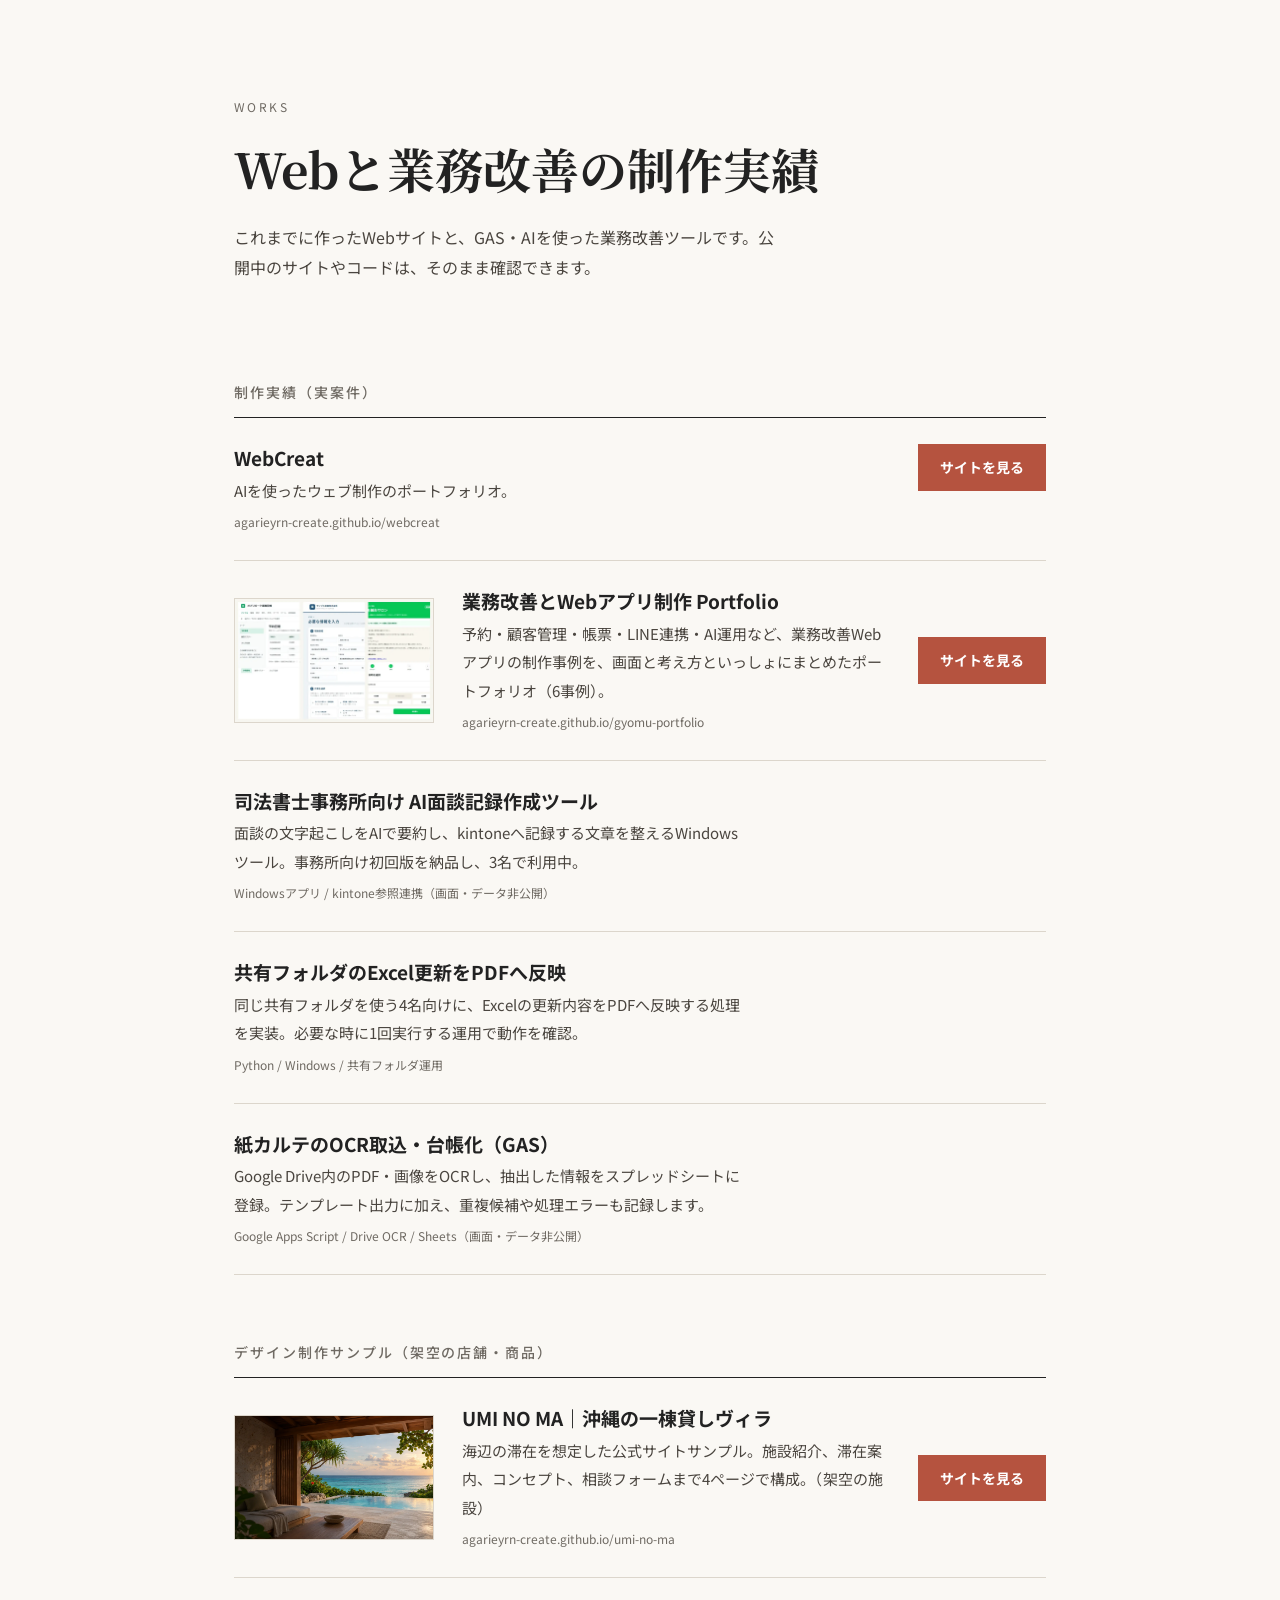
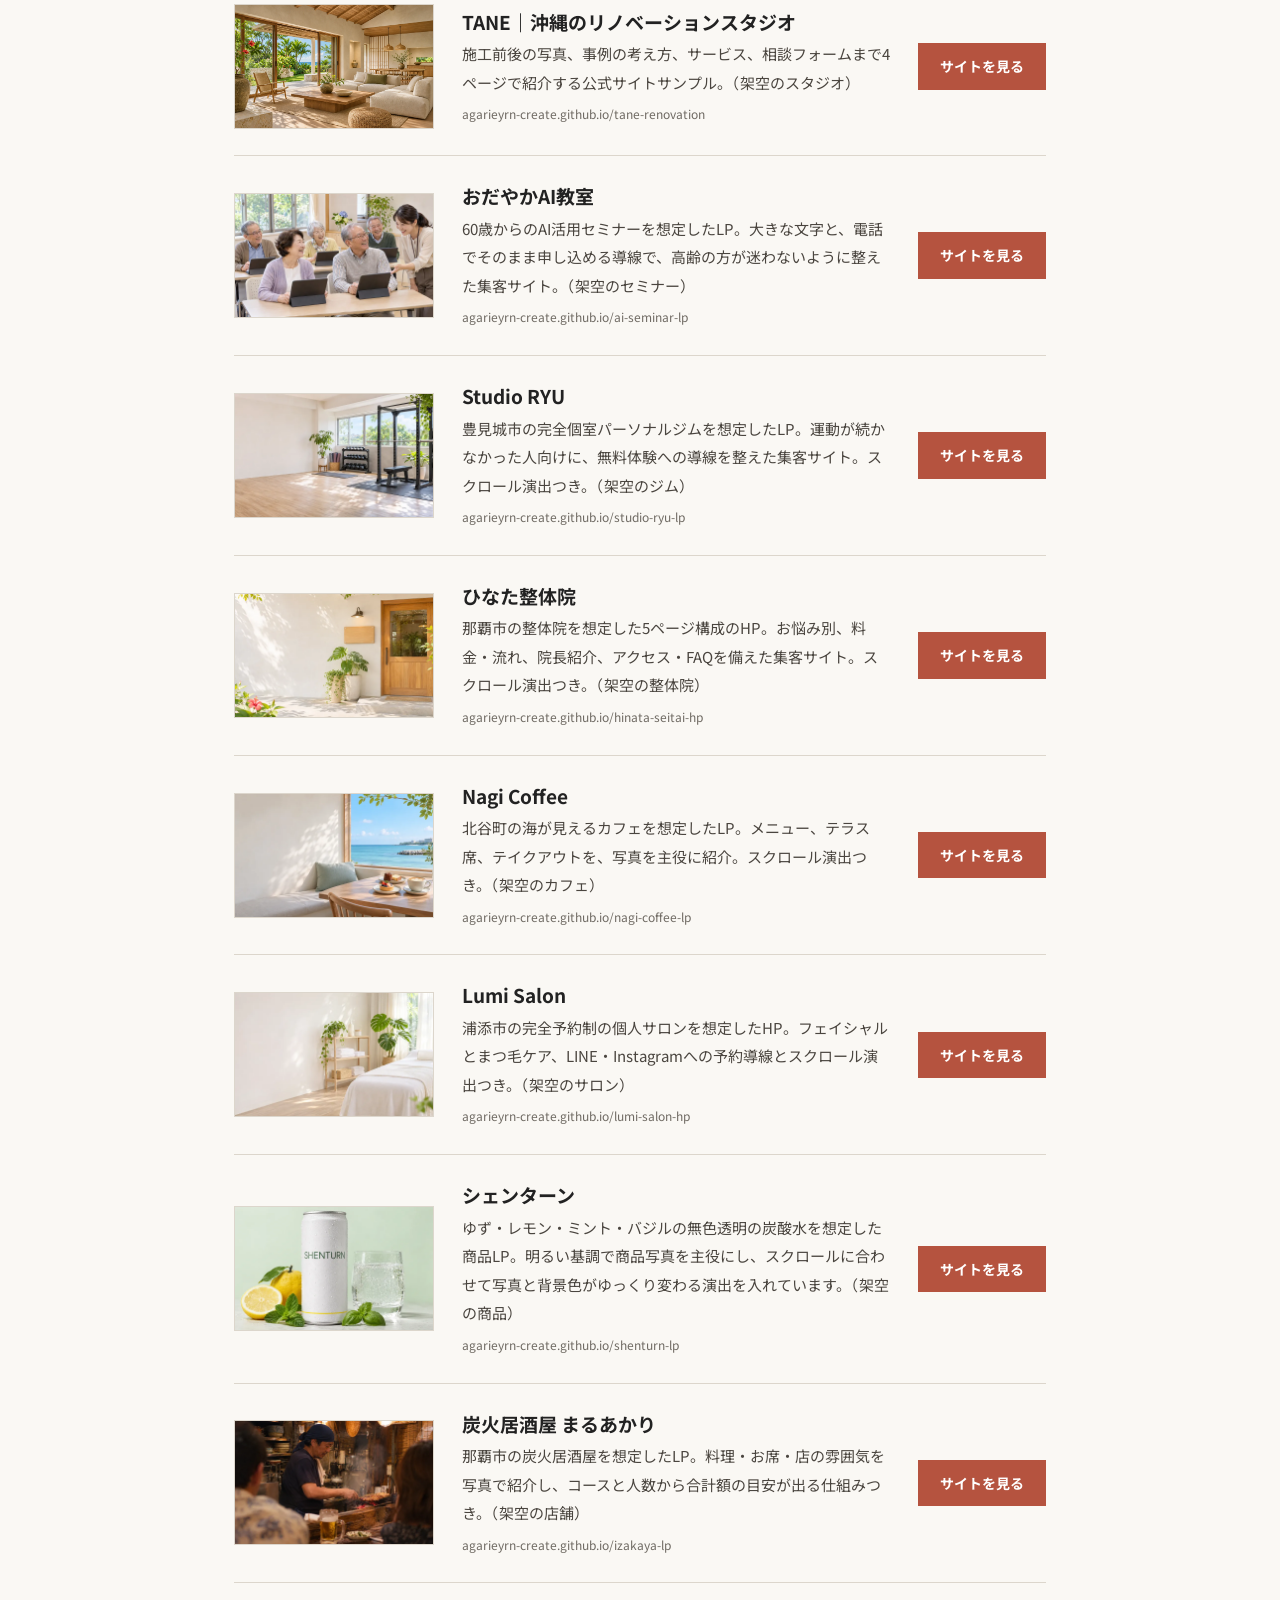
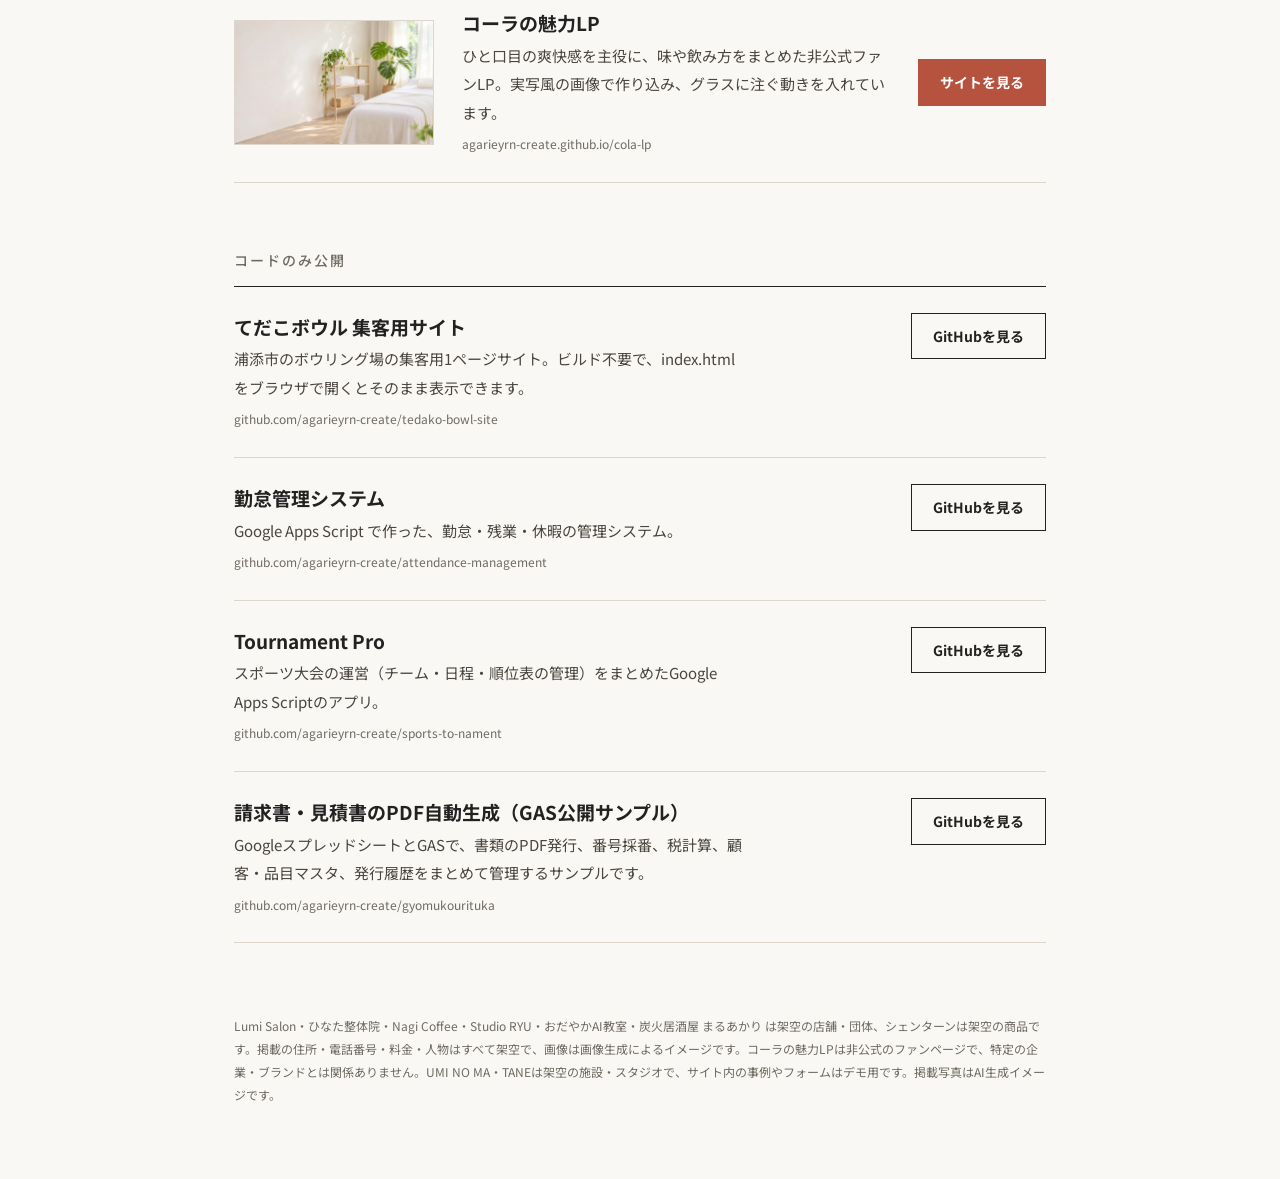
<file: index.html>
<!doctype html>
<html lang="ja">
<head>
<meta charset="utf-8">
<meta name="viewport" content="width=device-width, initial-scale=1">
<title>Webと業務改善の制作実績</title>
<meta name="description" content="Webサイト、GAS、AIを使った業務改善ツールの制作実績です。公開中のサイトと公開コードを掲載しています。">
<link rel="canonical" href="https://agarieyrn-create.github.io/">
<meta property="og:type" content="website">
<meta property="og:locale" content="ja_JP">
<meta property="og:title" content="Webと業務改善の制作実績">
<meta property="og:description" content="Webサイト、GAS、AIを使った業務改善ツールの制作実績です。公開中のサイトと公開コードを掲載しています。">
<meta property="og:url" content="https://agarieyrn-create.github.io/">
<meta property="og:image" content="https://agarieyrn-create.github.io/ogp.jpg">
<meta name="twitter:card" content="summary_large_image">
<link rel="icon" href="data:image/svg+xml,%3Csvg xmlns='http://www.w3.org/2000/svg' viewBox='0 0 32 32'%3E%3Crect width='32' height='32' fill='%23b5533f'/%3E%3C/svg%3E">
<link rel="preconnect" href="https://fonts.googleapis.com">
<link rel="preconnect" href="https://fonts.gstatic.com" crossorigin>
<link href="https://fonts.googleapis.com/css2?family=Noto+Sans+JP:wght@400;500;700&family=Noto+Serif+JP:wght@700&display=swap" rel="stylesheet">
<style>
:root{--ink:#222;--paper:#faf8f4;--mute:#6f6a63;--line:#dcd6cc;--accent:#b5533f;--gutter:24px}
*{box-sizing:border-box;margin:0;padding:0}
body{font-family:"Noto Sans JP",sans-serif;color:var(--ink);background:var(--paper);line-height:1.9;font-size:16px;-webkit-font-smoothing:antialiased}
a{color:inherit}
.wrap{max-width:860px;margin:0 auto;padding:0 var(--gutter)}
header{padding:96px 0 56px}
header p.label{font-size:12px;letter-spacing:.2em;color:var(--mute);margin-bottom:16px}
h1{font-family:"Noto Serif JP",serif;font-size:clamp(30px,5vw,48px);line-height:1.4}
header .lead{margin-top:20px;color:#4a453f;max-width:34em}
section{padding:40px 0 24px}
h2{font-size:14px;letter-spacing:.14em;color:var(--mute);font-weight:500;padding-bottom:12px;border-bottom:1px solid var(--ink)}
ul{list-style:none}
li{display:grid;grid-template-columns:1fr auto;gap:8px 32px;padding:26px 0;border-bottom:1px solid var(--line);align-items:start}
li.has-thumb{grid-template-columns:200px 1fr auto;gap:8px 28px;align-items:center}
.thumb img{display:block;width:100%;height:auto;aspect-ratio:8/5;object-fit:cover;border:1px solid var(--line)}
li h3{font-size:19px;font-weight:700;line-height:1.5}
li p{margin-top:4px;font-size:15px;color:#4a453f;max-width:34em}
li .host{display:block;margin-top:6px;font-size:12px;color:var(--mute);word-break:break-all}
.go{font-weight:700;font-size:14px;text-decoration:none;color:#fff;background:var(--accent);padding:10px 22px;white-space:nowrap}
.go:hover{background:#9c4333}
.go.sub{background:transparent;color:var(--ink);border:1px solid var(--ink);padding:9px 21px}
.go.sub:hover{background:var(--ink);color:var(--paper)}
footer{padding:48px 0 72px;font-size:12px;color:var(--mute)}
@media(max-width:640px){
  :root{--gutter:20px}
  header{padding:72px 0 40px}
  li,li.has-thumb{grid-template-columns:1fr}
  .thumb{max-width:360px}
  .go{justify-self:start}
}
</style>
</head>
<body>
<div class="wrap">
  <header>
    <p class="label">WORKS</p>
    <h1>Webと業務改善の制作実績</h1>
    <p class="lead">これまでに作ったWebサイトと、GAS・AIを使った業務改善ツールです。公開中のサイトやコードは、そのまま確認できます。</p>
  </header>

  <main>
    <section>
      <h2>制作実績（実案件）</h2>
      <ul>
        <li>
          <div>
            <h3>WebCreat</h3>
            <p>AIを使ったウェブ制作のポートフォリオ。</p>
            <span class="host">agarieyrn-create.github.io/webcreat</span>
          </div>
          <a class="go" href="https://agarieyrn-create.github.io/webcreat/">サイトを見る</a>
        </li>
        <li class="has-thumb">
          <a class="thumb" href="https://agarieyrn-create.github.io/gyomu-portfolio/" tabindex="-1" aria-hidden="true"><img src="thumbs/gyomu-portfolio.webp" width="800" height="500" alt="" loading="lazy" decoding="async"></a>
          <div>
            <h3>業務改善とWebアプリ制作 Portfolio</h3>
            <p>予約・顧客管理・帳票・LINE連携・AI運用など、業務改善Webアプリの制作事例を、画面と考え方といっしょにまとめたポートフォリオ（6事例）。</p>
            <span class="host">agarieyrn-create.github.io/gyomu-portfolio</span>
          </div>
          <a class="go" href="https://agarieyrn-create.github.io/gyomu-portfolio/">サイトを見る</a>
        </li>
        <li>
          <div>
            <h3>司法書士事務所向け AI面談記録作成ツール</h3>
            <p>面談の文字起こしをAIで要約し、kintoneへ記録する文章を整えるWindowsツール。事務所向け初回版を納品し、3名で利用中。</p>
            <span class="host">Windowsアプリ / kintone参照連携（画面・データ非公開）</span>
          </div>
        </li>
        <li>
          <div>
            <h3>共有フォルダのExcel更新をPDFへ反映</h3>
            <p>同じ共有フォルダを使う4名向けに、Excelの更新内容をPDFへ反映する処理を実装。必要な時に1回実行する運用で動作を確認。</p>
            <span class="host">Python / Windows / 共有フォルダ運用</span>
          </div>
        </li>
        <li>
          <div>
            <h3>紙カルテのOCR取込・台帳化（GAS）</h3>
            <p>Google Drive内のPDF・画像をOCRし、抽出した情報をスプレッドシートに登録。テンプレート出力に加え、重複候補や処理エラーも記録します。</p>
            <span class="host">Google Apps Script / Drive OCR / Sheets（画面・データ非公開）</span>
          </div>
        </li>
      </ul>
    </section>

    <section>
      <h2>デザイン制作サンプル（架空の店舗・商品）</h2>
      <ul>
        <li class="has-thumb">
          <a class="thumb" href="https://agarieyrn-create.github.io/umi-no-ma/" tabindex="-1" aria-hidden="true"><img src="thumbs/umi-no-ma.webp" width="800" height="500" alt="" loading="lazy" decoding="async"></a>
          <div>
            <h3>UMI NO MA｜沖縄の一棟貸しヴィラ</h3>
            <p>海辺の滞在を想定した公式サイトサンプル。施設紹介、滞在案内、コンセプト、相談フォームまで4ページで構成。（架空の施設）</p>
            <span class="host">agarieyrn-create.github.io/umi-no-ma</span>
          </div>
          <a class="go" href="https://agarieyrn-create.github.io/umi-no-ma/">サイトを見る</a>
        </li>
        <li class="has-thumb">
          <a class="thumb" href="https://agarieyrn-create.github.io/tane-renovation/" tabindex="-1" aria-hidden="true"><img src="thumbs/tane-renovation.webp" width="800" height="500" alt="" loading="lazy" decoding="async"></a>
          <div>
            <h3>TANE｜沖縄のリノベーションスタジオ</h3>
            <p>施工前後の写真、事例の考え方、サービス、相談フォームまで4ページで紹介する公式サイトサンプル。（架空のスタジオ）</p>
            <span class="host">agarieyrn-create.github.io/tane-renovation</span>
          </div>
          <a class="go" href="https://agarieyrn-create.github.io/tane-renovation/">サイトを見る</a>
        </li>
        <li class="has-thumb">
          <a class="thumb" href="https://agarieyrn-create.github.io/ai-seminar-lp/" tabindex="-1" aria-hidden="true"><img src="thumbs/ai-seminar-lp.webp" width="800" height="500" alt="" loading="lazy" decoding="async"></a>
          <div>
            <h3>おだやかAI教室</h3>
            <p>60歳からのAI活用セミナーを想定したLP。大きな文字と、電話でそのまま申し込める導線で、高齢の方が迷わないように整えた集客サイト。（架空のセミナー）</p>
            <span class="host">agarieyrn-create.github.io/ai-seminar-lp</span>
          </div>
          <a class="go" href="https://agarieyrn-create.github.io/ai-seminar-lp/">サイトを見る</a>
        </li>
        <li class="has-thumb">
          <a class="thumb" href="https://agarieyrn-create.github.io/studio-ryu-lp/" tabindex="-1" aria-hidden="true"><img src="thumbs/studio-ryu-lp.webp" width="800" height="500" alt="" loading="lazy" decoding="async"></a>
          <div>
            <h3>Studio RYU</h3>
            <p>豊見城市の完全個室パーソナルジムを想定したLP。運動が続かなかった人向けに、無料体験への導線を整えた集客サイト。スクロール演出つき。（架空のジム）</p>
            <span class="host">agarieyrn-create.github.io/studio-ryu-lp</span>
          </div>
          <a class="go" href="https://agarieyrn-create.github.io/studio-ryu-lp/">サイトを見る</a>
        </li>
        <li class="has-thumb">
          <a class="thumb" href="https://agarieyrn-create.github.io/hinata-seitai-hp/" tabindex="-1" aria-hidden="true"><img src="thumbs/hinata-seitai-hp.webp" width="800" height="500" alt="" loading="lazy" decoding="async"></a>
          <div>
            <h3>ひなた整体院</h3>
            <p>那覇市の整体院を想定した5ページ構成のHP。お悩み別、料金・流れ、院長紹介、アクセス・FAQを備えた集客サイト。スクロール演出つき。（架空の整体院）</p>
            <span class="host">agarieyrn-create.github.io/hinata-seitai-hp</span>
          </div>
          <a class="go" href="https://agarieyrn-create.github.io/hinata-seitai-hp/">サイトを見る</a>
        </li>
        <li class="has-thumb">
          <a class="thumb" href="https://agarieyrn-create.github.io/nagi-coffee-lp/" tabindex="-1" aria-hidden="true"><img src="thumbs/nagi-coffee-lp.webp" width="800" height="500" alt="" loading="lazy" decoding="async"></a>
          <div>
            <h3>Nagi Coffee</h3>
            <p>北谷町の海が見えるカフェを想定したLP。メニュー、テラス席、テイクアウトを、写真を主役に紹介。スクロール演出つき。（架空のカフェ）</p>
            <span class="host">agarieyrn-create.github.io/nagi-coffee-lp</span>
          </div>
          <a class="go" href="https://agarieyrn-create.github.io/nagi-coffee-lp/">サイトを見る</a>
        </li>
        <li class="has-thumb">
          <a class="thumb" href="https://agarieyrn-create.github.io/lumi-salon-hp/" tabindex="-1" aria-hidden="true"><img src="thumbs/lumi-salon-hp.webp" width="800" height="500" alt="" loading="lazy" decoding="async"></a>
          <div>
            <h3>Lumi Salon</h3>
            <p>浦添市の完全予約制の個人サロンを想定したHP。フェイシャルとまつ毛ケア、LINE・Instagramへの予約導線とスクロール演出つき。（架空のサロン）</p>
            <span class="host">agarieyrn-create.github.io/lumi-salon-hp</span>
          </div>
          <a class="go" href="https://agarieyrn-create.github.io/lumi-salon-hp/">サイトを見る</a>
        </li>
        <li class="has-thumb">
          <a class="thumb" href="https://agarieyrn-create.github.io/shenturn-lp/" tabindex="-1" aria-hidden="true"><img src="thumbs/shenturn-lp.webp" width="800" height="500" alt="" loading="lazy" decoding="async"></a>
          <div>
            <h3>シェンターン</h3>
            <p>ゆず・レモン・ミント・バジルの無色透明の炭酸水を想定した商品LP。明るい基調で商品写真を主役にし、スクロールに合わせて写真と背景色がゆっくり変わる演出を入れています。（架空の商品）</p>
            <span class="host">agarieyrn-create.github.io/shenturn-lp</span>
          </div>
          <a class="go" href="https://agarieyrn-create.github.io/shenturn-lp/">サイトを見る</a>
        </li>
        <li class="has-thumb">
          <a class="thumb" href="https://agarieyrn-create.github.io/izakaya-lp/" tabindex="-1" aria-hidden="true"><img src="thumbs/izakaya-lp.webp" width="800" height="500" alt="" loading="lazy" decoding="async"></a>
          <div>
            <h3>炭火居酒屋 まるあかり</h3>
            <p>那覇市の炭火居酒屋を想定したLP。料理・お席・店の雰囲気を写真で紹介し、コースと人数から合計額の目安が出る仕組みつき。（架空の店舗）</p>
            <span class="host">agarieyrn-create.github.io/izakaya-lp</span>
          </div>
          <a class="go" href="https://agarieyrn-create.github.io/izakaya-lp/">サイトを見る</a>
        </li>
        <li class="has-thumb">
          <a class="thumb" href="https://agarieyrn-create.github.io/cola-lp/" tabindex="-1" aria-hidden="true"><img src="thumbs/cola-lp.webp" width="800" height="500" alt="" loading="lazy" decoding="async"></a>
          <div>
            <h3>コーラの魅力LP</h3>
            <p>ひと口目の爽快感を主役に、味や飲み方をまとめた非公式ファンLP。実写風の画像で作り込み、グラスに注ぐ動きを入れています。</p>
            <span class="host">agarieyrn-create.github.io/cola-lp</span>
          </div>
          <a class="go" href="https://agarieyrn-create.github.io/cola-lp/">サイトを見る</a>
        </li>
      </ul>
    </section>

    <section>
      <h2>コードのみ公開</h2>
      <ul>
        <li>
          <div>
            <h3>てだこボウル 集客用サイト</h3>
            <p>浦添市のボウリング場の集客用1ページサイト。ビルド不要で、index.html をブラウザで開くとそのまま表示できます。</p>
            <span class="host">github.com/agarieyrn-create/tedako-bowl-site</span>
          </div>
          <a class="go sub" href="https://github.com/agarieyrn-create/tedako-bowl-site">GitHubを見る</a>
        </li>
        <li>
          <div>
            <h3>勤怠管理システム</h3>
            <p>Google Apps Script で作った、勤怠・残業・休暇の管理システム。</p>
            <span class="host">github.com/agarieyrn-create/attendance-management</span>
          </div>
          <a class="go sub" href="https://github.com/agarieyrn-create/attendance-management">GitHubを見る</a>
        </li>
        <li>
          <div>
            <h3>Tournament Pro</h3>
            <p>スポーツ大会の運営（チーム・日程・順位表の管理）をまとめたGoogle Apps Scriptのアプリ。</p>
            <span class="host">github.com/agarieyrn-create/sports-to-nament</span>
          </div>
          <a class="go sub" href="https://github.com/agarieyrn-create/sports-to-nament">GitHubを見る</a>
        </li>
        <li>
          <div>
            <h3>請求書・見積書のPDF自動生成（GAS公開サンプル）</h3>
            <p>GoogleスプレッドシートとGASで、書類のPDF発行、番号採番、税計算、顧客・品目マスタ、発行履歴をまとめて管理するサンプルです。</p>
            <span class="host">github.com/agarieyrn-create/gyomukourituka</span>
          </div>
          <a class="go sub" href="https://github.com/agarieyrn-create/gyomukourituka">GitHubを見る</a>
        </li>
      </ul>
    </section>
  </main>

  <footer>
    Lumi Salon・ひなた整体院・Nagi Coffee・Studio RYU・おだやかAI教室・炭火居酒屋 まるあかり は架空の店舗・団体、シェンターンは架空の商品です。掲載の住所・電話番号・料金・人物はすべて架空で、画像は画像生成によるイメージです。コーラの魅力LPは非公式のファンページで、特定の企業・ブランドとは関係ありません。UMI NO MA・TANEは架空の施設・スタジオで、サイト内の事例やフォームはデモ用です。掲載写真はAI生成イメージです。
  </footer>
</div>
</body>
</html>
</file>
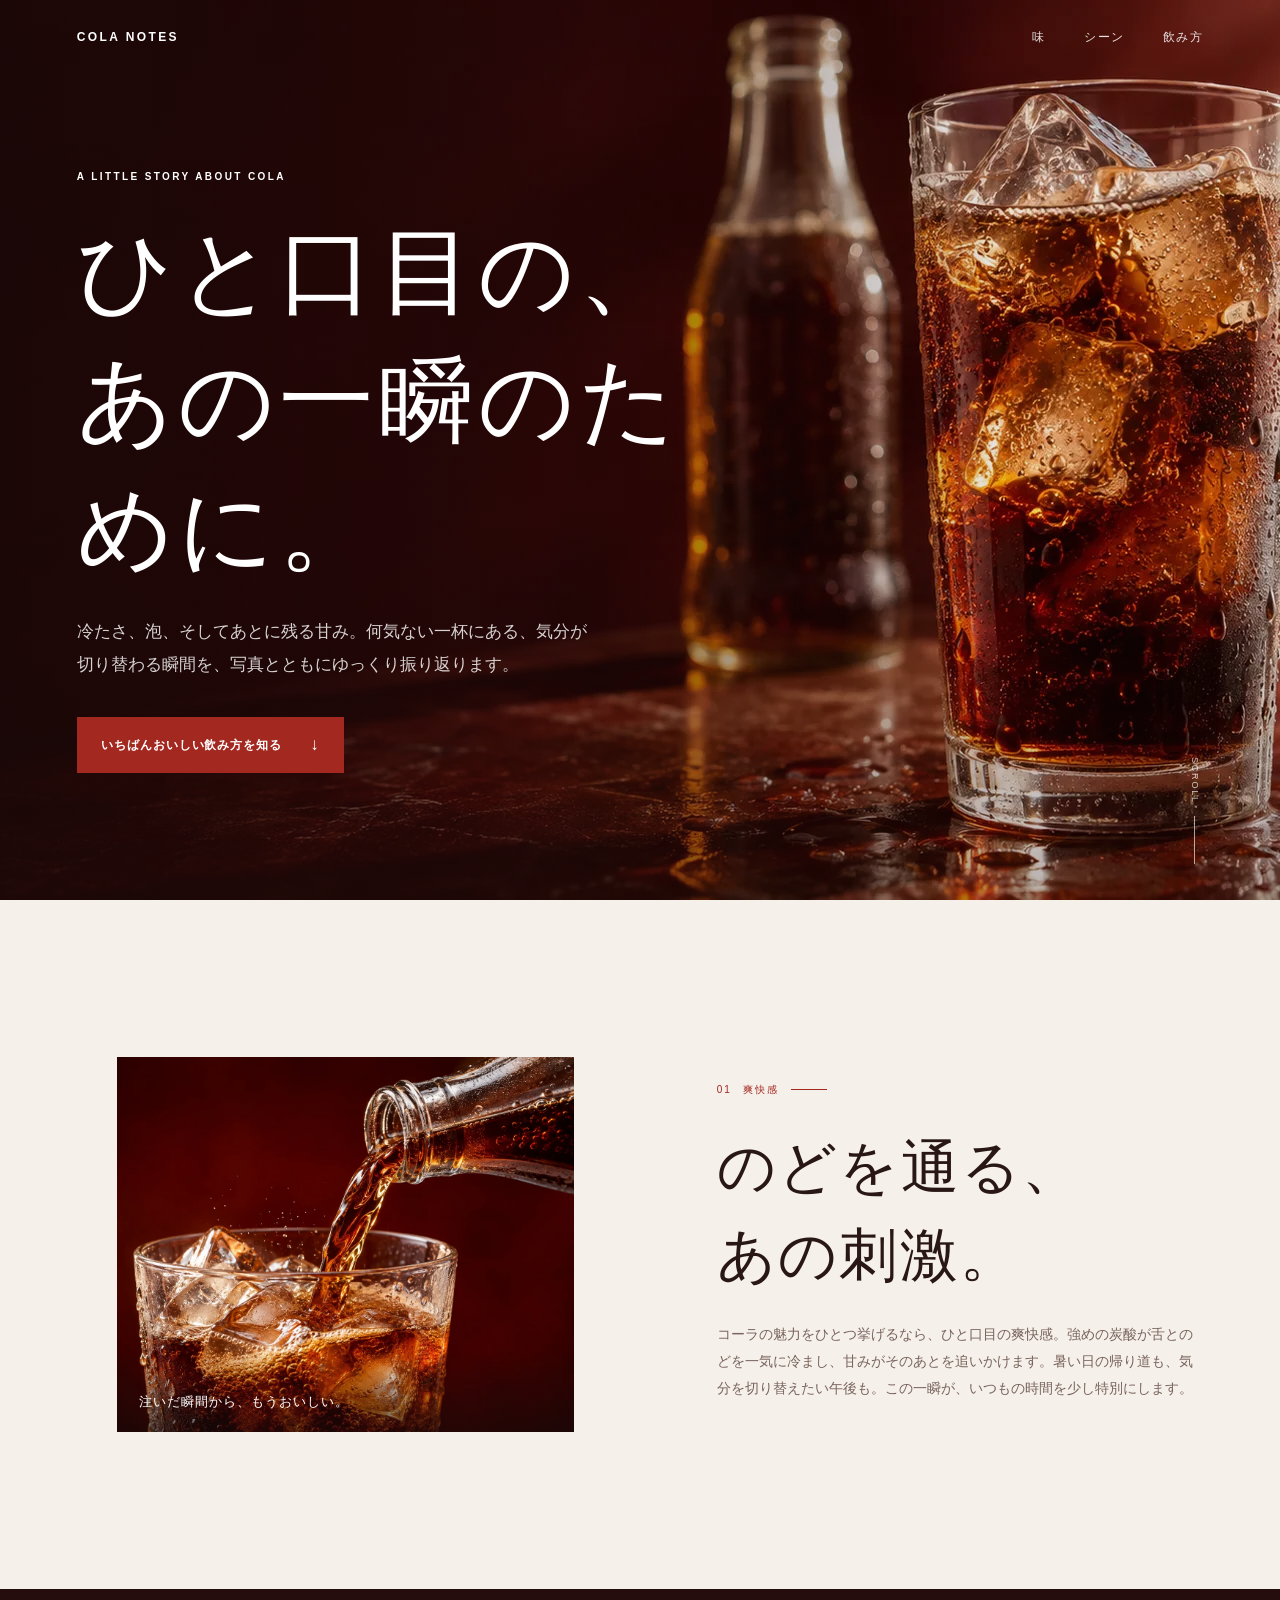
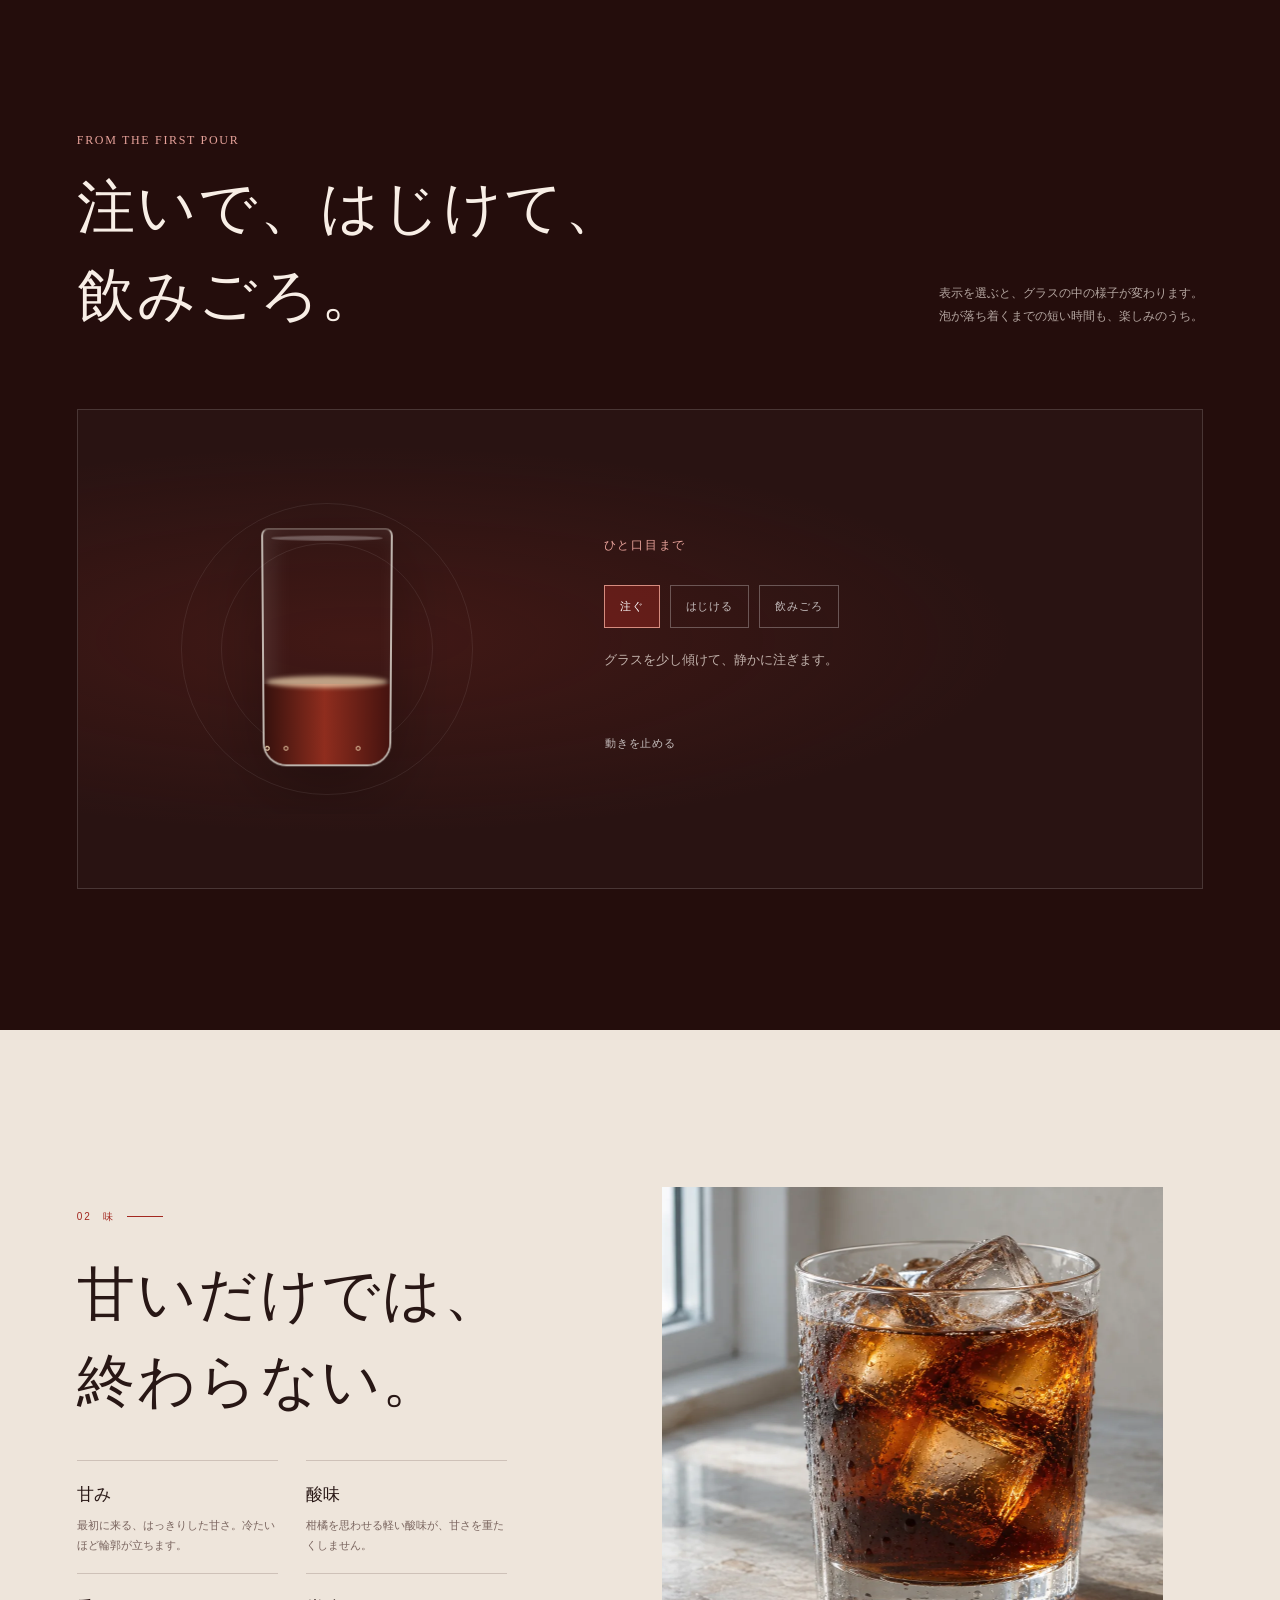
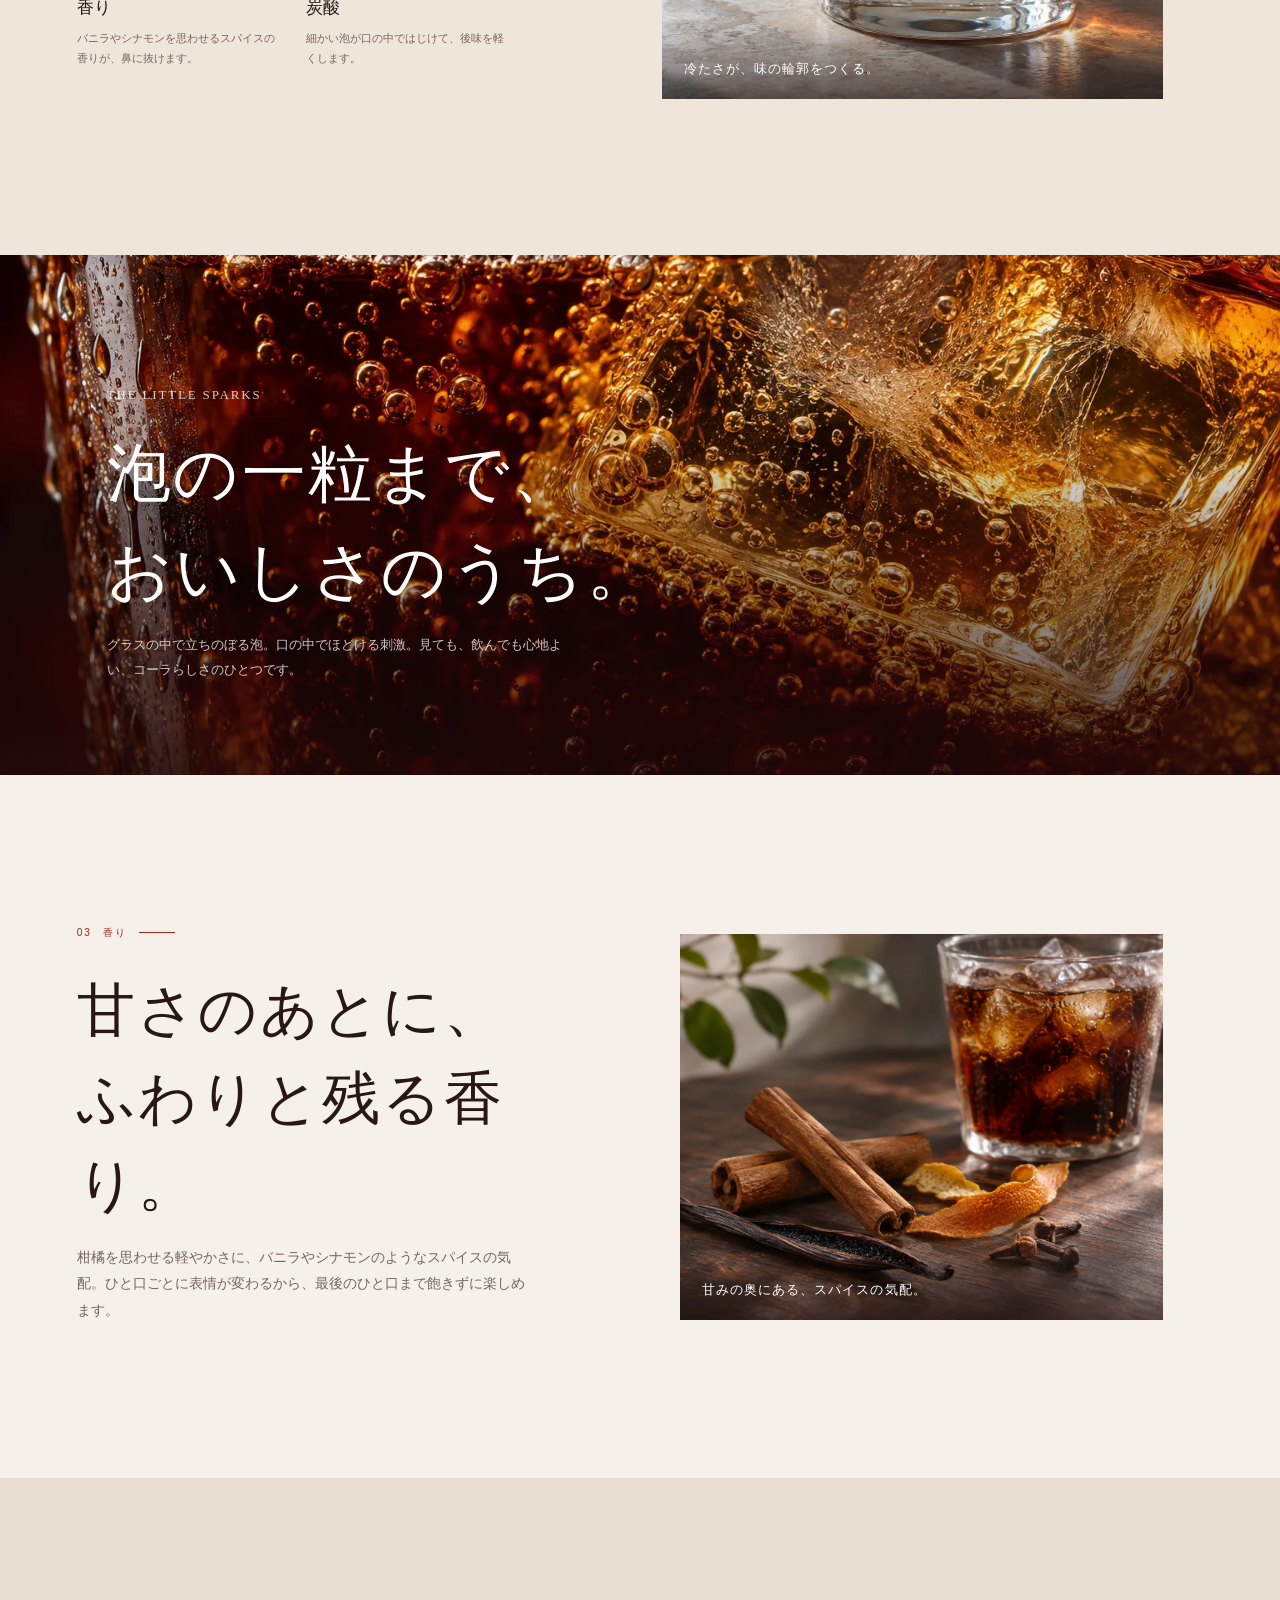
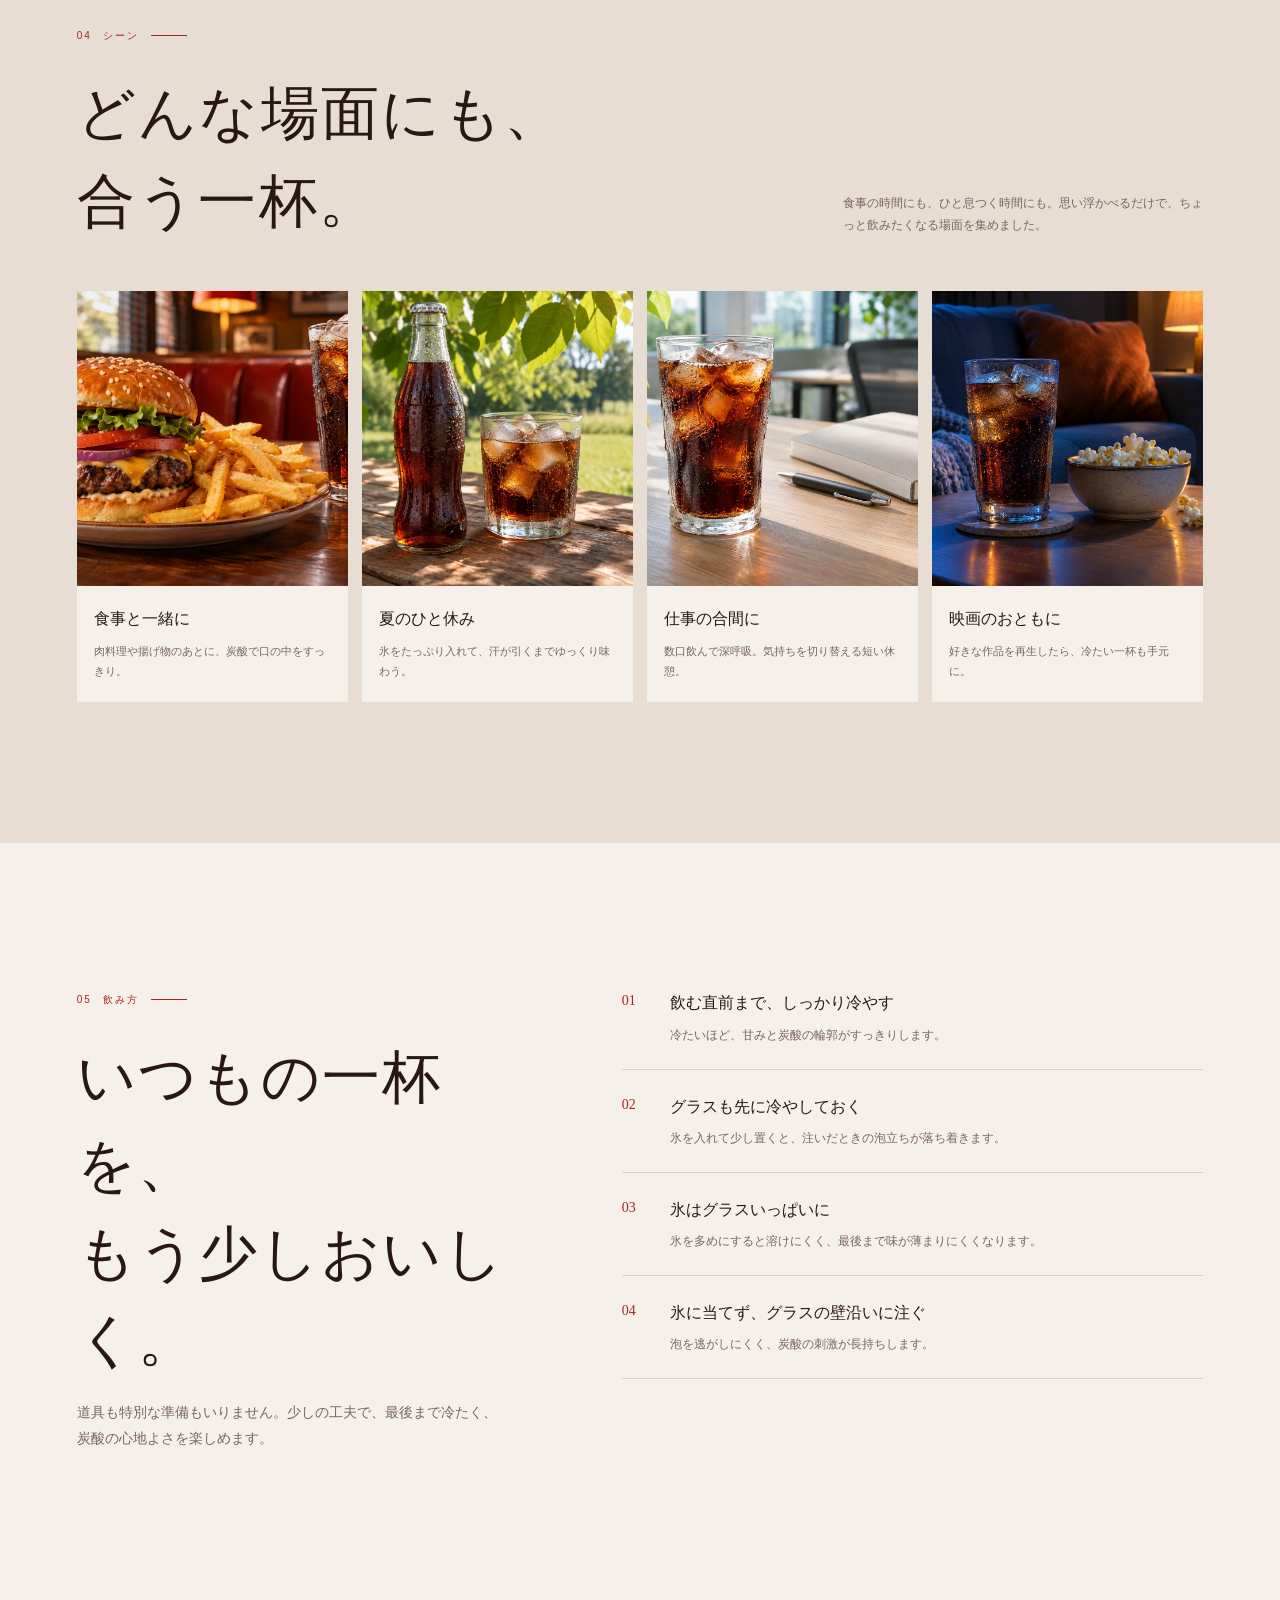
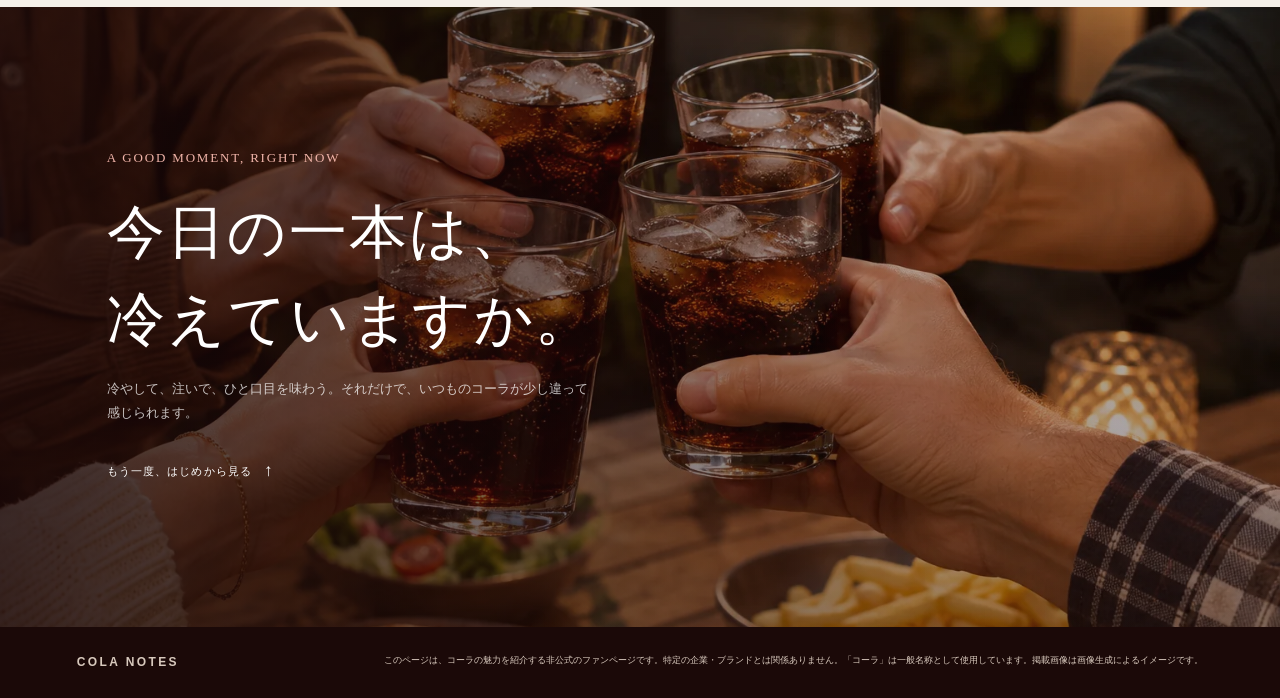
<file: cola-lp/index.html>
<!doctype html>
<html lang="ja">
<head>
  <meta charset="utf-8">
  <meta name="viewport" content="width=device-width, initial-scale=1">
  <meta name="theme-color" content="#2a0c0b">
  <meta name="description" content="冷たさ、泡、香り、そしてあとに残る甘み。コーラの魅力を写真とともに味わう、小さな読みもの。">
  <link rel="canonical" href="https://agarieyrn-create.github.io/cola-lp/">
  <meta property="og:type" content="website">
  <meta property="og:locale" content="ja_JP">
  <meta property="og:title" content="コーラという、ひと口目の話">
  <meta property="og:description" content="冷たさ、泡、香り、そしてあとに残る甘み。">
  <meta property="og:url" content="https://agarieyrn-create.github.io/cola-lp/">
  <meta property="og:image" content="https://agarieyrn-create.github.io/cola-lp/images/hero.webp">
  <title>コーラという、ひと口目の話</title>
  <style>
    :root {
      color-scheme: light;
      --ink: #281715;
      --muted: #79645e;
      --paper: #f5f0e9;
      --cream: #eee5db;
      --red: #a32820;
      --dark: #240d0c;
      --serif: "Yu Mincho", "Hiragino Mincho ProN", "Noto Serif JP", serif;
      --sans: "Hiragino Kaku Gothic ProN", "Yu Gothic", Meiryo, sans-serif;
      --gutter: clamp(22px, 6vw, 96px);
    }
    * { box-sizing: border-box; }
    html { scroll-behavior: smooth; }
    body { margin: 0; color: var(--ink); background: var(--paper); font-family: var(--sans); line-height: 1.9; }
    img { display: block; width: 100%; height: auto; }
    a { color: inherit; }
    button { font: inherit; }
    .topbar { position: absolute; z-index: 5; inset: 0 0 auto; display: flex; align-items: center; justify-content: space-between; padding: 26px var(--gutter); color: #fff; }
    .brand { text-decoration: none; font-size: 12px; font-weight: 700; letter-spacing: .2em; }
    .nav { display: flex; gap: clamp(18px, 3vw, 42px); font-size: 12px; letter-spacing: .12em; }
    .nav a { text-decoration: none; opacity: .88; transition: opacity .25s ease; }
    .nav a:hover { opacity: 1; }
    .hero { position: relative; display: grid; align-items: center; min-height: min(900px, 100svh); min-height: max(680px, 100svh); overflow: hidden; color: #fff; background: var(--dark); }
    .hero__photo { position: absolute; inset: 0; width: 100%; height: 100%; object-fit: cover; object-position: center; animation: hero-settle 20s ease-in-out infinite alternate; }
    .hero::after { position: absolute; inset: 0; content: ""; background: linear-gradient(90deg, rgba(27,8,8,.84) 0%, rgba(36,10,9,.52) 42%, rgba(36,10,9,.08) 80%), linear-gradient(0deg, rgba(24,7,6,.25), transparent 38%); }
    .hero__copy { position: relative; z-index: 1; width: min(850px, 100%); padding: 150px var(--gutter) 110px; }
    .eyebrow { margin: 0 0 22px; font-size: 10px; font-weight: 700; letter-spacing: .24em; text-transform: uppercase; }
    .hero h1 { margin: 0; font-family: var(--serif); font-size: clamp(42px, 7.4vw, 104px); font-weight: 500; line-height: 1.36; letter-spacing: .045em; }
    .hero__lead { max-width: 520px; margin: 22px 0 36px; color: rgba(255,255,255,.82); font-size: clamp(14px, 1.35vw, 17px); }
    .cta { display: inline-flex; min-height: 56px; align-items: center; gap: 28px; padding: 0 24px; color: #fff; background: var(--red); text-decoration: none; font-size: 12px; font-weight: 700; letter-spacing: .08em; transition: background .25s ease, transform .25s ease; }
    .cta:hover { background: #c0392f; transform: translateY(-2px); }
    .cta::after { content: "↓"; font-size: 17px; font-weight: 400; }
    .scroll-note { position: absolute; z-index: 2; right: var(--gutter); bottom: 36px; display: flex; align-items: center; gap: 12px; color: rgba(255,255,255,.75); font-size: 9px; letter-spacing: .2em; writing-mode: vertical-rl; }
    .scroll-note::after { width: 1px; height: 48px; content: ""; background: rgba(255,255,255,.62); }
    .section { padding: clamp(80px, 11vw, 156px) var(--gutter); }
    .section__inner { width: min(1220px, 100%); margin: 0 auto; }
    .section-kicker { margin: 0 0 18px; color: var(--red); font-family: var(--serif); font-size: 12px; letter-spacing: .14em; }
    h2 { margin: 0; font-family: var(--serif); font-size: clamp(32px, 4.5vw, 60px); font-weight: 500; line-height: 1.52; letter-spacing: .04em; }
    .section-copy { max-width: 590px; color: var(--muted); font-size: 14px; }
    .intro { background: var(--paper); }
    .intro__grid { display: grid; grid-template-columns: minmax(0, 1.05fr) minmax(320px, .95fr); gap: clamp(40px, 8vw, 116px); align-items: center; }
    .photo-frame { position: relative; overflow: hidden; background: #d4c0b1; }
    .photo-frame img { height: 100%; min-height: 360px; object-fit: cover; transition: transform .8s cubic-bezier(.2,.65,.25,1); }
    .photo-frame:hover img { transform: scale(1.035); }
    .intro__photo { aspect-ratio: 1.22 / 1; }
    .photo-caption { position: absolute; inset: auto 0 0; padding: 38px 22px 17px; color: white; font-family: var(--serif); font-size: 13px; letter-spacing: .08em; background: linear-gradient(transparent, rgba(23,9,8,.65)); }
    .intro__text { padding: 20px 0; }
    .intro__text .section-copy { margin-top: 22px; }
    .number-tag { display: inline-flex; align-items: center; gap: 12px; margin-bottom: 25px; color: var(--red); font-size: 10px; letter-spacing: .18em; }
    .number-tag::after { width: 36px; height: 1px; content: ""; background: currentColor; }
    .flow { color: #f8eee6; background: var(--dark); }
    .flow .section-kicker { color: #e7a29a; }
    .flow__head { display: flex; align-items: end; justify-content: space-between; gap: 28px; }
    .flow__head p { max-width: 350px; margin: 0 0 12px; color: rgba(248,238,230,.68); font-size: 12px; }
    .flow__stage { display: grid; grid-template-columns: minmax(280px, .8fr) minmax(0, 1.2fr); align-items: center; gap: clamp(40px, 8vw, 110px); margin-top: 70px; padding: clamp(30px, 6vw, 74px); border: 1px solid rgba(255,255,255,.15); background: radial-gradient(ellipse at 25% 48%, rgba(153,43,33,.22), transparent 55%), rgba(255,255,255,.025); }
    .flow__visual { position: relative; display: grid; min-height: 330px; place-items: center; overflow: hidden; }
    .glass { position: relative; width: 130px; height: 238px; overflow: hidden; border: 2px solid rgba(238,235,226,.74); border-top: 1px solid rgba(238,235,226,.5); border-radius: 7px 7px 24px 24px; transform: perspective(300px) rotateX(-2deg); box-shadow: inset 8px 0 20px rgba(255,255,255,.1), 0 24px 70px rgba(0,0,0,.3); }
    .glass::before { position: absolute; z-index: 2; inset: 6px 8px auto; height: 5px; border-radius: 50%; content: ""; background: rgba(255,255,255,.28); }
    .drink { position: absolute; inset: auto 0 0; height: 70%; background: linear-gradient(90deg, #36110d, #8f2d1e 48%, #45130f); transition: height .7s cubic-bezier(.2,.7,.2,1); }
    .foam { position: absolute; z-index: 3; inset: auto 2px calc(70% - 4px); height: 12px; border-radius: 50%; background: rgba(245,219,180,.7); filter: blur(2px); transition: bottom .7s ease, opacity .5s ease; }
    .bubble { position: absolute; z-index: 4; bottom: 14px; width: 5px; height: 5px; border: 1px solid rgba(255,232,191,.9); border-radius: 50%; animation: rise 2.6s linear infinite; }
    .bubble:nth-child(2) { left: 26%; animation-delay: .4s; }
    .bubble:nth-child(3) { left: 53%; animation-delay: 1.2s; }
    .bubble:nth-child(4) { left: 73%; animation-delay: .8s; }
    .flow__visual::before, .flow__visual::after { position: absolute; width: 210px; height: 210px; border: 1px solid rgba(255,255,255,.08); border-radius: 50%; content: ""; }
    .flow__visual::after { width: 290px; height: 290px; }
    .flow[data-state="pour"] .drink { height: 35%; }
    .flow[data-state="pour"] .foam { bottom: calc(35% - 4px); }
    .flow[data-state="sip"] .drink { height: 64%; }
    .flow[data-state="sip"] .foam { bottom: calc(64% - 4px); opacity: .34; }
    .flow[data-state="fizz"] .drink { height: 77%; }
    .flow[data-state="fizz"] .foam { bottom: calc(77% - 4px); }
    .flow__controls { display: flex; flex-wrap: wrap; gap: 10px; margin: 28px 0 20px; }
    .flow__step, .motion-button { padding: 10px 15px; color: rgba(255,255,255,.72); border: 1px solid rgba(255,255,255,.28); border-radius: 0; background: transparent; font-size: 11px; letter-spacing: .08em; cursor: pointer; transition: color .2s ease, background .2s ease, border-color .2s ease; }
    .flow__step[aria-pressed="true"] { color: #fff; border-color: #d68c7f; background: rgba(163,40,32,.42); }
    .flow__description { min-height: 52px; margin: 0 0 22px; color: rgba(248,238,230,.72); font-size: 13px; }
    .motion-button { border-color: transparent; padding-left: 0; }
    .motion-button:hover { color: #fff; }
    .is-paused .bubble { animation-play-state: paused; }
    .taste { background: var(--cream); }
    .taste__grid { display: grid; grid-template-columns: .85fr 1.15fr; gap: clamp(48px, 9vw, 130px); align-items: center; }
    .taste__list { display: grid; grid-template-columns: 1fr 1fr; gap: 0 28px; margin: 34px 0 0; padding: 0; list-style: none; }
    .taste__list li { padding: 18px 0 17px; border-top: 1px solid rgba(60,32,25,.18); }
    .taste__list strong { display: block; margin-bottom: 5px; font-family: var(--serif); font-size: 17px; font-weight: 500; }
    .taste__list span { display: block; color: var(--muted); font-size: 11px; line-height: 1.8; }
    .taste__photo { aspect-ratio: .98 / 1; }
    .bubble-story { position: relative; min-height: 520px; display: grid; align-items: end; overflow: hidden; color: #fff; background: var(--dark); }
    .bubble-story img { position: absolute; inset: 0; height: 100%; object-fit: cover; object-position: center 52%; }
    .bubble-story::after { position: absolute; inset: 0; content: ""; background: linear-gradient(0deg, rgba(27,8,8,.8), rgba(27,8,8,.03) 72%); }
    .bubble-story__copy { position: relative; z-index: 1; width: min(1220px, 100%); margin: 0 auto; padding: 80px var(--gutter); }
    .bubble-story h2 { font-size: clamp(34px, 5vw, 68px); }
    .bubble-story p { max-width: 480px; color: rgba(255,255,255,.78); font-size: 13px; }
    .aroma { background: var(--paper); }
    .aroma__grid { display: grid; grid-template-columns: .9fr 1.1fr; gap: clamp(40px, 8vw, 110px); align-items: center; }
    .aroma__photo { aspect-ratio: 1.25 / 1; }
    .scenes { background: #e7ddd2; }
    .scenes__intro { display: flex; align-items: end; justify-content: space-between; gap: 32px; margin-bottom: 46px; }
    .scenes__intro p { max-width: 360px; margin: 0 0 8px; color: var(--muted); font-size: 12px; }
    .scene-grid { display: grid; grid-template-columns: repeat(4, 1fr); gap: 14px; }
    .scene-card { min-width: 0; background: var(--paper); }
    .scene-card__photo { aspect-ratio: .92 / 1; overflow: hidden; background: #d2b8a8; }
    .scene-card__photo img { height: 100%; object-fit: cover; transition: transform .7s ease; }
    .scene-card:hover img { transform: scale(1.04); }
    .scene-card__copy { padding: 18px 17px 20px; }
    .scene-card h3 { margin: 0 0 8px; font-family: var(--serif); font-size: 16px; font-weight: 500; }
    .scene-card p { margin: 0; color: var(--muted); font-size: 11px; line-height: 1.8; }
    .guide { background: var(--paper); }
    .guide__grid { display: grid; grid-template-columns: .85fr 1.15fr; gap: clamp(48px, 9vw, 130px); align-items: start; }
    .guide__list { margin: 5px 0 0; padding: 0; list-style: none; counter-reset: guide; }
    .guide__list li { position: relative; padding: 0 0 22px 48px; border-bottom: 1px solid rgba(60,32,25,.15); counter-increment: guide; }
    .guide__list li + li { padding-top: 22px; }
    .guide__list li::before { position: absolute; top: 0; left: 0; content: "0" counter(guide); color: var(--red); font-family: var(--serif); font-size: 14px; }
    .guide__list li + li::before { top: 22px; }
    .guide__list strong { display: block; margin-bottom: 5px; font-family: var(--serif); font-size: 16px; font-weight: 500; }
    .guide__list span { display: block; color: var(--muted); font-size: 12px; }
    .closing { position: relative; min-height: 620px; display: grid; align-items: center; overflow: hidden; color: #fff; background: var(--dark); }
    .closing img { position: absolute; inset: 0; height: 100%; object-fit: cover; object-position: center 45%; }
    .closing::after { position: absolute; inset: 0; content: ""; background: linear-gradient(90deg, rgba(26,8,8,.82), rgba(29,8,8,.25) 72%), linear-gradient(0deg, rgba(20,6,5,.24), transparent); }
    .closing__copy { position: relative; z-index: 1; width: min(1220px, 100%); margin: 0 auto; padding: 100px var(--gutter); }
    .closing .section-kicker { color: #f0b4a9; }
    .closing h2 { max-width: 690px; }
    .closing p { max-width: 490px; color: rgba(255,255,255,.75); font-size: 13px; }
    .back-top { display: inline-flex; align-items: center; gap: 12px; margin-top: 16px; color: #fff; font-size: 11px; letter-spacing: .1em; text-decoration: none; }
    .back-top::after { content: "↑"; font-size: 17px; }
    footer { display: flex; justify-content: space-between; gap: 30px; padding: 25px var(--gutter); color: #d8c9bd; background: #1b0908; font-size: 9px; line-height: 1.8; }
    footer p { max-width: 900px; margin: 0; }
    .reveal { opacity: 0; transform: translateY(20px); transition: opacity .75s ease, transform .75s ease; }
    .reveal.is-visible { opacity: 1; transform: translateY(0); }
    @keyframes hero-settle { from { transform: scale(1); } to { transform: scale(1.035); } }
    @keyframes rise { 0% { transform: translateY(0); opacity: 0; } 15% { opacity: .9; } 100% { transform: translateY(-175px); opacity: 0; } }
    @media (max-width: 860px) {
      .intro__grid, .taste__grid, .aroma__grid, .guide__grid { grid-template-columns: 1fr 1fr; gap: 34px; }
      .scene-grid { grid-template-columns: 1fr 1fr; gap: 14px; }
      .scene-card__photo { aspect-ratio: 1.2 / 1; }
      .flow__stage { grid-template-columns: .8fr 1.2fr; gap: 25px; }
    }
    @media (max-width: 600px) {
      .topbar { padding-top: 18px; }
      .nav { gap: 14px; font-size: 10px; }
      .hero { min-height: max(680px, 94svh); }
      .hero__photo { object-position: 62% center; }
      .hero::after { background: linear-gradient(90deg, rgba(27,8,8,.76), rgba(36,10,9,.28) 76%), linear-gradient(0deg, rgba(24,7,6,.4), transparent 50%); }
      .hero__copy { padding-top: 130px; padding-bottom: 100px; }
      .hero h1 { font-size: clamp(40px, 12vw, 62px); }
      .scroll-note { bottom: 22px; }
      .section { padding-top: 78px; padding-bottom: 78px; }
      .intro__grid, .taste__grid, .aroma__grid, .guide__grid, .flow__stage { grid-template-columns: 1fr; }
      .intro__grid { gap: 28px; }
      .intro__photo { order: 2; aspect-ratio: 1.15 / 1; }
      .intro__text { padding-bottom: 0; }
      .photo-frame img { min-height: 0; }
      .flow__head, .scenes__intro { display: block; }
      .flow__head p, .scenes__intro p { margin-top: 14px; }
      .flow__stage { gap: 20px; margin-top: 36px; padding: 25px 20px; }
      .flow__visual { min-height: 280px; }
      .taste__photo { order: -1; aspect-ratio: 1.15 / 1; }
      .taste__list { gap: 0 18px; }
      .bubble-story { min-height: 450px; }
      .scene-grid { gap: 10px; }
      .scene-card__copy { padding: 13px 12px 15px; }
      .scene-card h3 { font-size: 14px; }
      .scene-card p { font-size: 10px; }
      .closing { min-height: 540px; }
      footer { display: block; }
      footer .brand { display: inline-block; margin-bottom: 12px; }
    }
    @media (prefers-reduced-motion: reduce) {
      html { scroll-behavior: auto; }
      *, *::before, *::after { animation-duration: .01ms !important; animation-iteration-count: 1 !important; transition-duration: .01ms !important; }
      .reveal { opacity: 1; transform: none; }
    }
  </style>
</head>
<body>
  <header class="topbar">
    <a class="brand" href="#top" aria-label="COLA NOTES トップへ">COLA NOTES</a>
    <nav class="nav" aria-label="ページ内ナビゲーション">
      <a href="#taste">味</a>
      <a href="#scene">シーン</a>
      <a href="#guide">飲み方</a>
    </nav>
  </header>
  <main>
    <section class="hero" id="top" aria-labelledby="hero-title">
      <img class="hero__photo" src="images/hero.webp" width="1600" height="900" alt="氷と水滴をまとったグラスのコーラ。背景に無地のガラスボトル" fetchpriority="high">
      <div class="hero__copy">
        <p class="eyebrow">A little story about cola</p>
        <h1 id="hero-title">ひと口目の、<br>あの一瞬のために。</h1>
        <p class="hero__lead">冷たさ、泡、そしてあとに残る甘み。何気ない一杯にある、気分が切り替わる瞬間を、写真とともにゆっくり振り返ります。</p>
        <a class="cta" href="#guide">いちばんおいしい飲み方を知る</a>
      </div>
      <span class="scroll-note" aria-hidden="true">SCROLL</span>
    </section>

    <section class="section intro" aria-labelledby="intro-title">
      <div class="section__inner intro__grid">
        <figure class="photo-frame intro__photo reveal">
          <img src="images/pour.webp" width="1536" height="1024" alt="氷の入ったグラスへ、コーラを注ぐ瞬間" loading="lazy" decoding="async">
          <figcaption class="photo-caption">注いだ瞬間から、もうおいしい。</figcaption>
        </figure>
        <div class="intro__text reveal">
          <span class="number-tag">01　爽快感</span>
          <h2 id="intro-title">のどを通る、<br>あの刺激。</h2>
          <p class="section-copy">コーラの魅力をひとつ挙げるなら、ひと口目の爽快感。強めの炭酸が舌とのどを一気に冷まし、甘みがそのあとを追いかけます。暑い日の帰り道も、気分を切り替えたい午後も。この一瞬が、いつもの時間を少し特別にします。</p>
        </div>
      </div>
    </section>

    <section class="section flow" id="flow" data-state="pour" aria-labelledby="flow-title">
      <div class="section__inner">
        <div class="flow__head reveal">
          <div><p class="section-kicker">FROM THE FIRST POUR</p><h2 id="flow-title">注いで、はじけて、<br>飲みごろ。</h2></div>
          <p>表示を選ぶと、グラスの中の様子が変わります。<br>泡が落ち着くまでの短い時間も、楽しみのうち。</p>
        </div>
        <div class="flow__stage reveal">
          <div class="flow__visual" aria-hidden="true">
            <div class="glass"><div class="drink"></div><div class="foam"></div><span class="bubble" style="left:15%"></span><span class="bubble"></span><span class="bubble"></span><span class="bubble"></span></div>
          </div>
          <div>
            <p class="section-kicker">ひと口目まで</p>
            <div class="flow__controls" role="group" aria-label="グラスの状態を選ぶ">
              <button class="flow__step" type="button" data-state-choice="pour" aria-pressed="true">注ぐ</button>
              <button class="flow__step" type="button" data-state-choice="fizz" aria-pressed="false">はじける</button>
              <button class="flow__step" type="button" data-state-choice="sip" aria-pressed="false">飲みごろ</button>
            </div>
            <p class="flow__description" id="flow-description" aria-live="polite">グラスを少し傾けて、静かに注ぎます。</p>
            <button class="motion-button" id="motion-toggle" type="button" aria-pressed="false">動きを止める</button>
          </div>
        </div>
      </div>
    </section>

    <section class="section taste" id="taste" aria-labelledby="taste-title">
      <div class="section__inner taste__grid">
        <div class="reveal">
          <span class="number-tag">02　味</span>
          <h2 id="taste-title">甘いだけでは、<br>終わらない。</h2>
          <ul class="taste__list">
            <li><strong>甘み</strong><span>最初に来る、はっきりした甘さ。冷たいほど輪郭が立ちます。</span></li>
            <li><strong>酸味</strong><span>柑橘を思わせる軽い酸味が、甘さを重たくしません。</span></li>
            <li><strong>香り</strong><span>バニラやシナモンを思わせるスパイスの香りが、鼻に抜けます。</span></li>
            <li><strong>炭酸</strong><span>細かい泡が口の中ではじけて、後味を軽くします。</span></li>
          </ul>
        </div>
        <figure class="photo-frame taste__photo reveal">
          <img src="images/ice.webp" width="1536" height="1024" alt="氷が入ったグラスのコーラにつく、細かな水滴" loading="lazy" decoding="async">
          <figcaption class="photo-caption">冷たさが、味の輪郭をつくる。</figcaption>
        </figure>
      </div>
    </section>

    <section class="bubble-story" aria-labelledby="bubble-title">
      <img src="images/bubbles.webp" width="1536" height="1024" alt="氷のまわりで弾けるコーラの細かな泡" loading="lazy" decoding="async">
      <div class="bubble-story__copy reveal">
        <p class="section-kicker">THE LITTLE SPARKS</p>
        <h2 id="bubble-title">泡の一粒まで、<br>おいしさのうち。</h2>
        <p>グラスの中で立ちのぼる泡。口の中でほどける刺激。見ても、飲んでも心地よい、コーラらしさのひとつです。</p>
      </div>
    </section>

    <section class="section aroma" aria-labelledby="aroma-title">
      <div class="section__inner aroma__grid">
        <div class="reveal">
          <span class="number-tag">03　香り</span>
          <h2 id="aroma-title">甘さのあとに、<br>ふわりと残る香り。</h2>
          <p class="section-copy">柑橘を思わせる軽やかさに、バニラやシナモンのようなスパイスの気配。ひと口ごとに表情が変わるから、最後のひと口まで飽きずに楽しめます。</p>
        </div>
        <figure class="photo-frame aroma__photo reveal">
          <img src="images/aroma.webp" width="1536" height="1024" alt="コーラのグラスに添えたシナモン、バニラ、オレンジピール、クローブ" loading="lazy" decoding="async">
          <figcaption class="photo-caption">甘みの奥にある、スパイスの気配。</figcaption>
        </figure>
      </div>
    </section>

    <section class="section scenes" id="scene" aria-labelledby="scene-title">
      <div class="section__inner">
        <div class="scenes__intro reveal">
          <div><span class="number-tag">04　シーン</span><h2 id="scene-title">どんな場面にも、<br>合う一杯。</h2></div>
          <p>食事の時間にも、ひと息つく時間にも。思い浮かべるだけで、ちょっと飲みたくなる場面を集めました。</p>
        </div>
        <div class="scene-grid">
          <article class="scene-card reveal">
            <div class="scene-card__photo"><img src="images/pairing.webp" width="1536" height="1024" alt="ハンバーガーとフライドポテトに添えた氷入りコーラ" loading="lazy" decoding="async"></div>
            <div class="scene-card__copy"><h3>食事と一緒に</h3><p>肉料理や揚げ物のあとに、炭酸で口の中をすっきり。</p></div>
          </article>
          <article class="scene-card reveal">
            <div class="scene-card__photo"><img src="images/summer.webp" width="1536" height="1024" alt="夏の日差しの下、木のテーブルに置かれた冷たいコーラ" loading="lazy" decoding="async"></div>
            <div class="scene-card__copy"><h3>夏のひと休み</h3><p>氷をたっぷり入れて、汗が引くまでゆっくり味わう。</p></div>
          </article>
          <article class="scene-card reveal">
            <div class="scene-card__photo"><img src="images/break.webp" width="1536" height="1024" alt="午後のデスクに置かれた、氷入りコーラ" loading="lazy" decoding="async"></div>
            <div class="scene-card__copy"><h3>仕事の合間に</h3><p>数口飲んで深呼吸。気持ちを切り替える短い休憩。</p></div>
          </article>
          <article class="scene-card reveal">
            <div class="scene-card__photo"><img src="images/movie.webp" width="1536" height="1024" alt="映画の時間に楽しむコーラとポップコーン" loading="lazy" decoding="async"></div>
            <div class="scene-card__copy"><h3>映画のおともに</h3><p>好きな作品を再生したら、冷たい一杯も手元に。</p></div>
          </article>
        </div>
      </div>
    </section>

    <section class="section guide" id="guide" aria-labelledby="guide-title">
      <div class="section__inner guide__grid">
        <div class="reveal">
          <span class="number-tag">05　飲み方</span>
          <h2 id="guide-title">いつもの一杯を、<br>もう少しおいしく。</h2>
          <p class="section-copy">道具も特別な準備もいりません。少しの工夫で、最後まで冷たく、炭酸の心地よさを楽しめます。</p>
        </div>
        <ol class="guide__list reveal">
          <li><strong>飲む直前まで、しっかり冷やす</strong><span>冷たいほど、甘みと炭酸の輪郭がすっきりします。</span></li>
          <li><strong>グラスも先に冷やしておく</strong><span>氷を入れて少し置くと、注いだときの泡立ちが落ち着きます。</span></li>
          <li><strong>氷はグラスいっぱいに</strong><span>氷を多めにすると溶けにくく、最後まで味が薄まりにくくなります。</span></li>
          <li><strong>氷に当てず、グラスの壁沿いに注ぐ</strong><span>泡を逃がしにくく、炭酸の刺激が長持ちします。</span></li>
        </ol>
      </div>
    </section>

    <section class="closing" aria-labelledby="closing-title">
      <img src="images/cheers.webp" width="1536" height="1024" alt="夕食のテーブルでコーラのグラスを合わせる人たち" loading="lazy" decoding="async">
      <div class="closing__copy reveal">
        <p class="section-kicker">A GOOD MOMENT, RIGHT NOW</p>
        <h2 id="closing-title">今日の一本は、<br>冷えていますか。</h2>
        <p>冷やして、注いで、ひと口目を味わう。それだけで、いつものコーラが少し違って感じられます。</p>
        <a class="back-top" href="#top">もう一度、はじめから見る</a>
      </div>
    </section>
  </main>
  <footer>
    <a class="brand" href="#top">COLA NOTES</a>
    <p>このページは、コーラの魅力を紹介する非公式のファンページです。特定の企業・ブランドとは関係ありません。「コーラ」は一般名称として使用しています。掲載画像は画像生成によるイメージです。</p>
  </footer>
  <script>
    const flow = document.querySelector('.flow');
    const description = document.querySelector('#flow-description');
    const messages = {
      pour: 'グラスを少し傾けて、静かに注ぎます。',
      fizz: '立ちのぼる泡が、ひと口目の刺激を連れてきます。',
      sip: '泡が少し落ち着いたら、いちばんの飲みごろ。'
    };
    document.querySelectorAll('[data-state-choice]').forEach((button) => {
      button.addEventListener('click', () => {
        flow.dataset.state = button.dataset.stateChoice;
        document.querySelectorAll('[data-state-choice]').forEach((item) => item.setAttribute('aria-pressed', String(item === button)));
        description.textContent = messages[button.dataset.stateChoice];
      });
    });
    const motionToggle = document.querySelector('#motion-toggle');
    motionToggle.addEventListener('click', () => {
      const paused = motionToggle.getAttribute('aria-pressed') !== 'true';
      flow.classList.toggle('is-paused', paused);
      motionToggle.setAttribute('aria-pressed', String(paused));
      motionToggle.textContent = paused ? '動きを再開する' : '動きを止める';
    });
    const reducedMotion = window.matchMedia('(prefers-reduced-motion: reduce)').matches;
    if ('IntersectionObserver' in window && !reducedMotion) {
      const observer = new IntersectionObserver((entries) => {
        entries.forEach((entry) => {
          if (entry.isIntersecting) {
            entry.target.classList.add('is-visible');
            observer.unobserve(entry.target);
          }
        });
      }, { threshold: 0.14 });
      document.querySelectorAll('.reveal').forEach((element) => observer.observe(element));
    } else {
      document.querySelectorAll('.reveal').forEach((element) => element.classList.add('is-visible'));
    }
  </script>
</body>
</html>
</file>
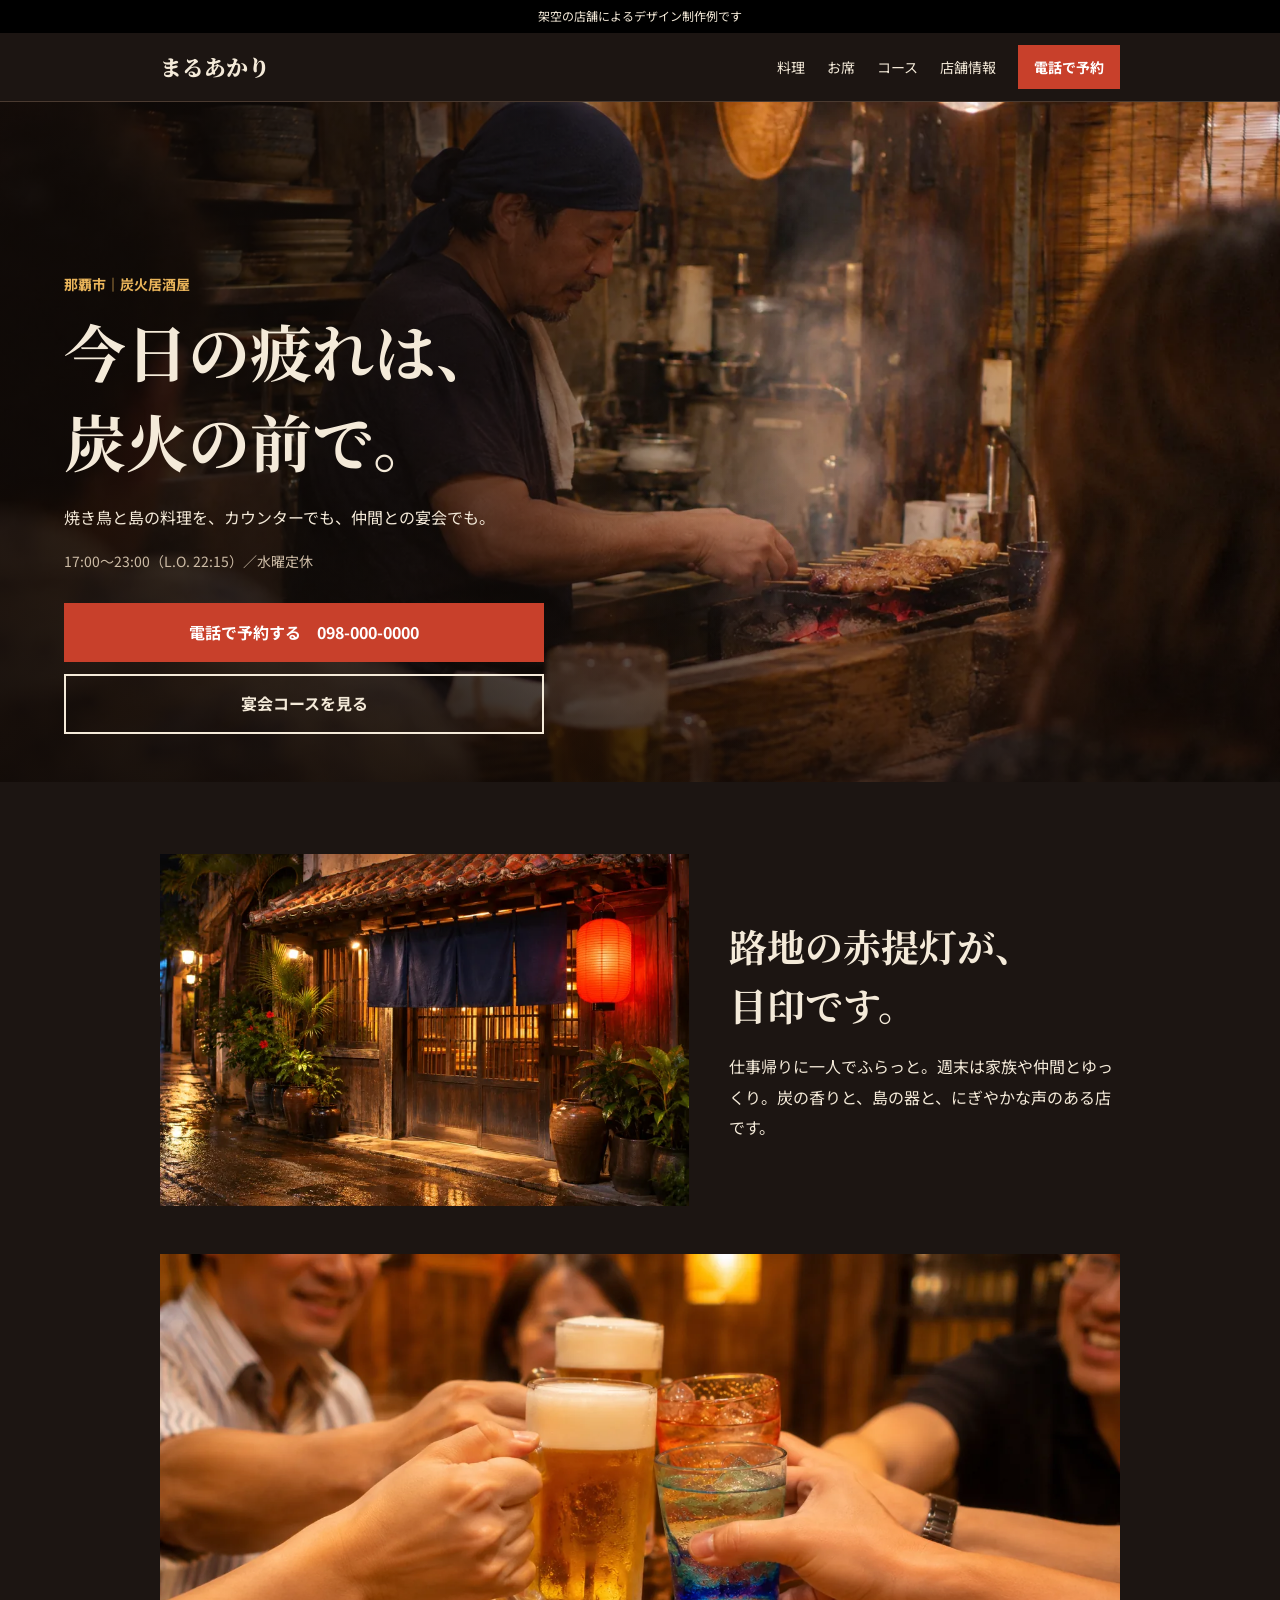
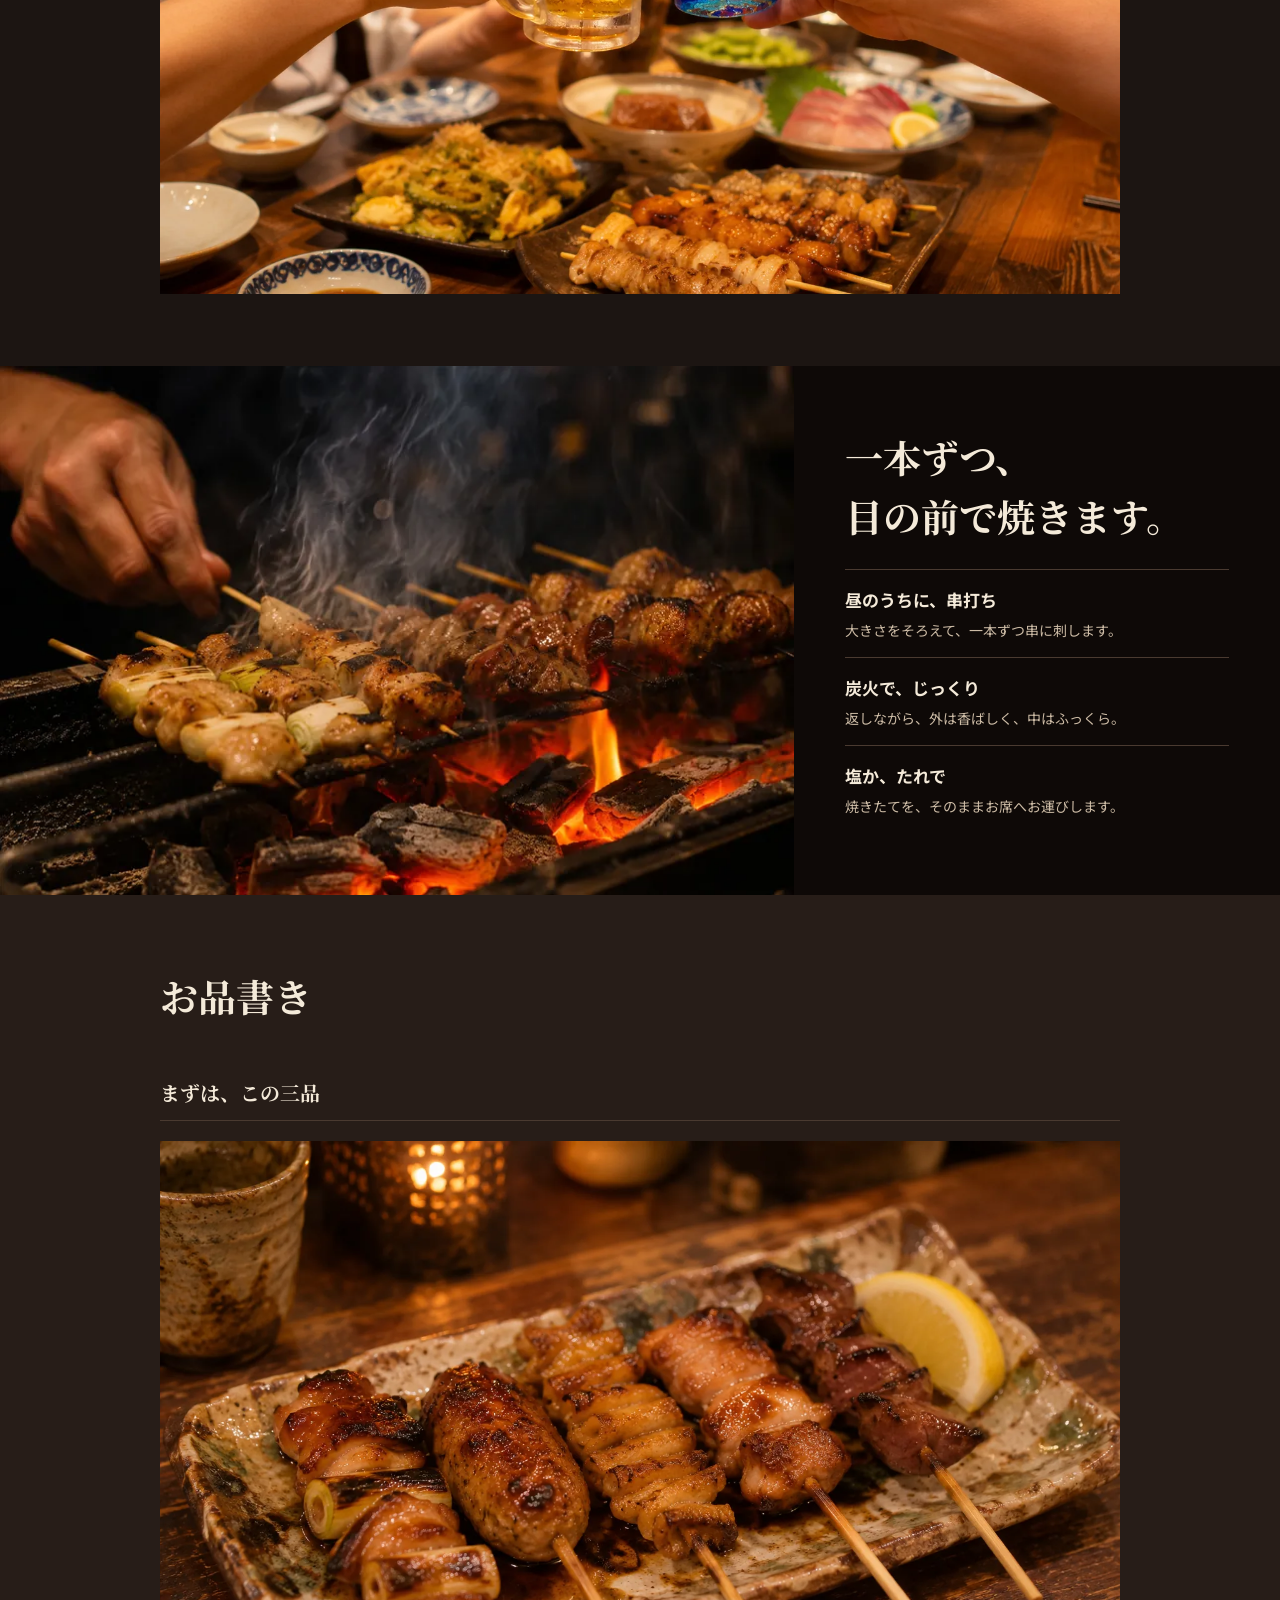
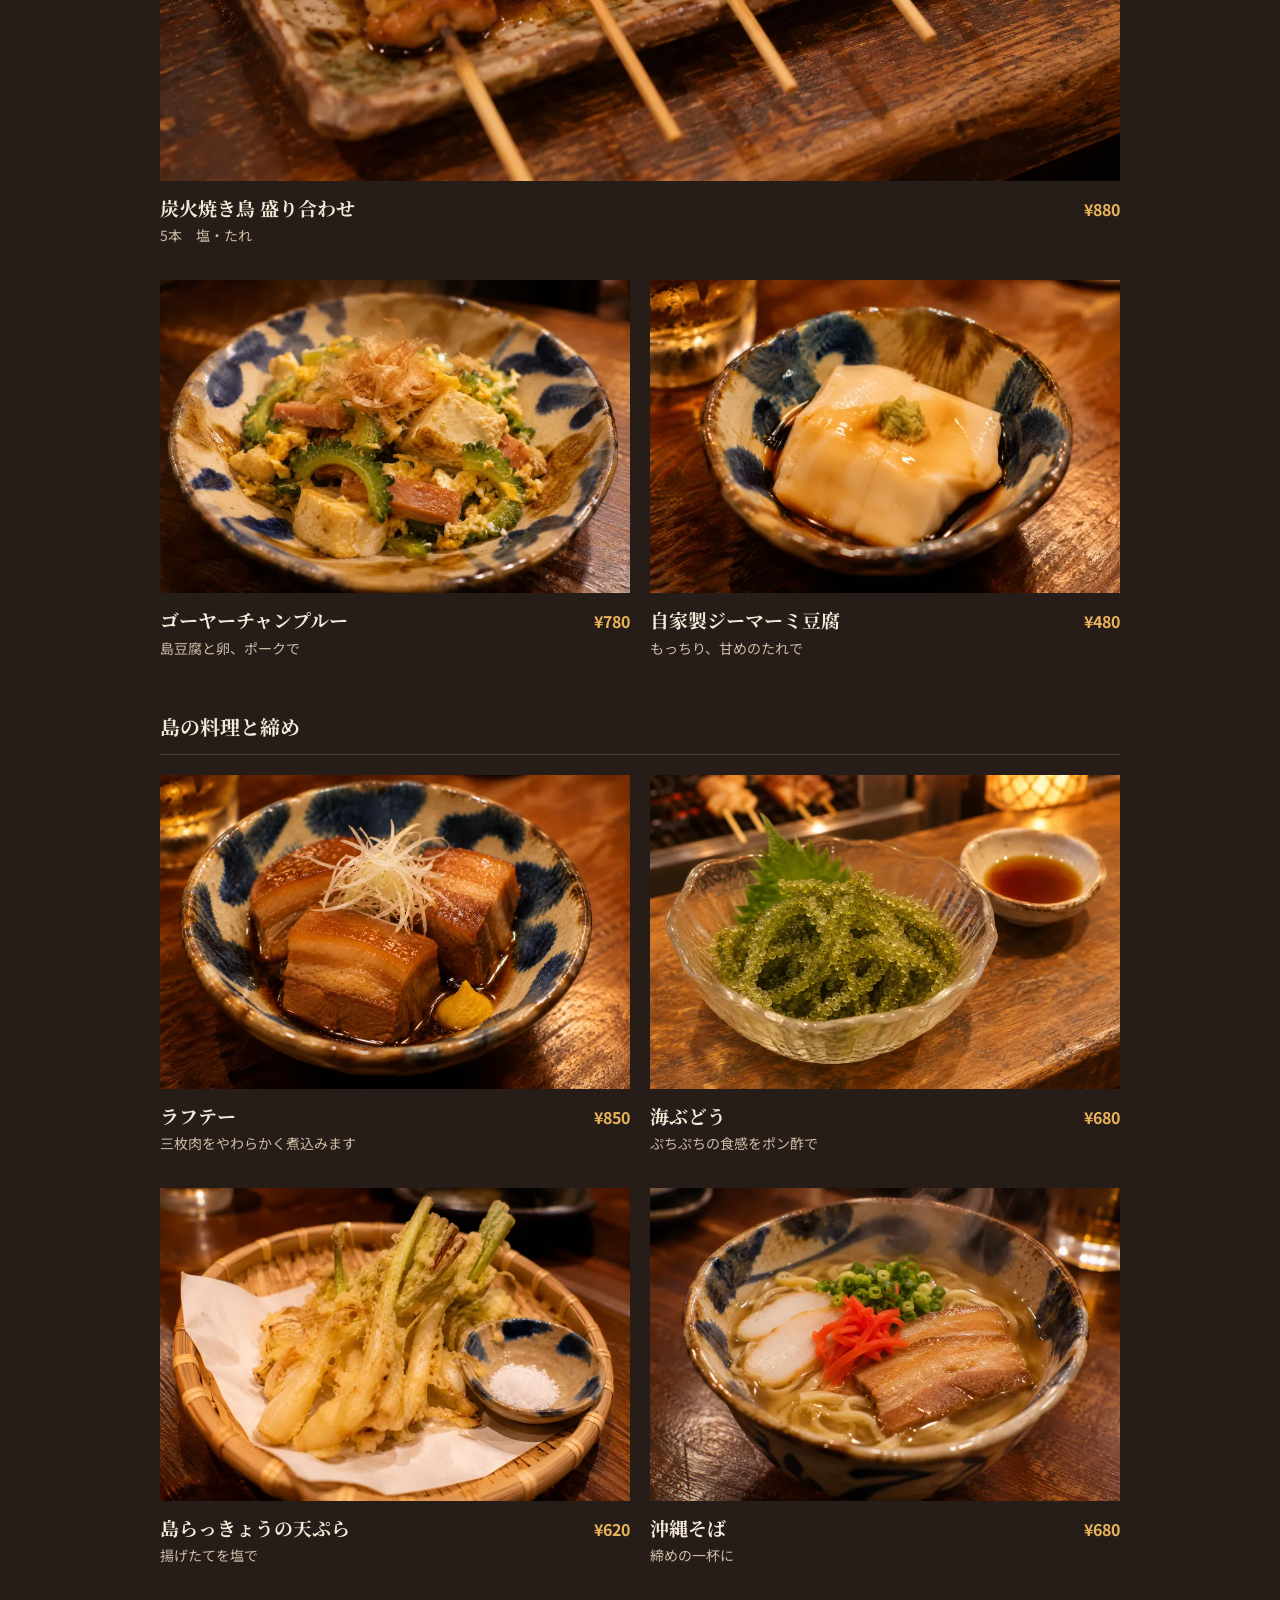
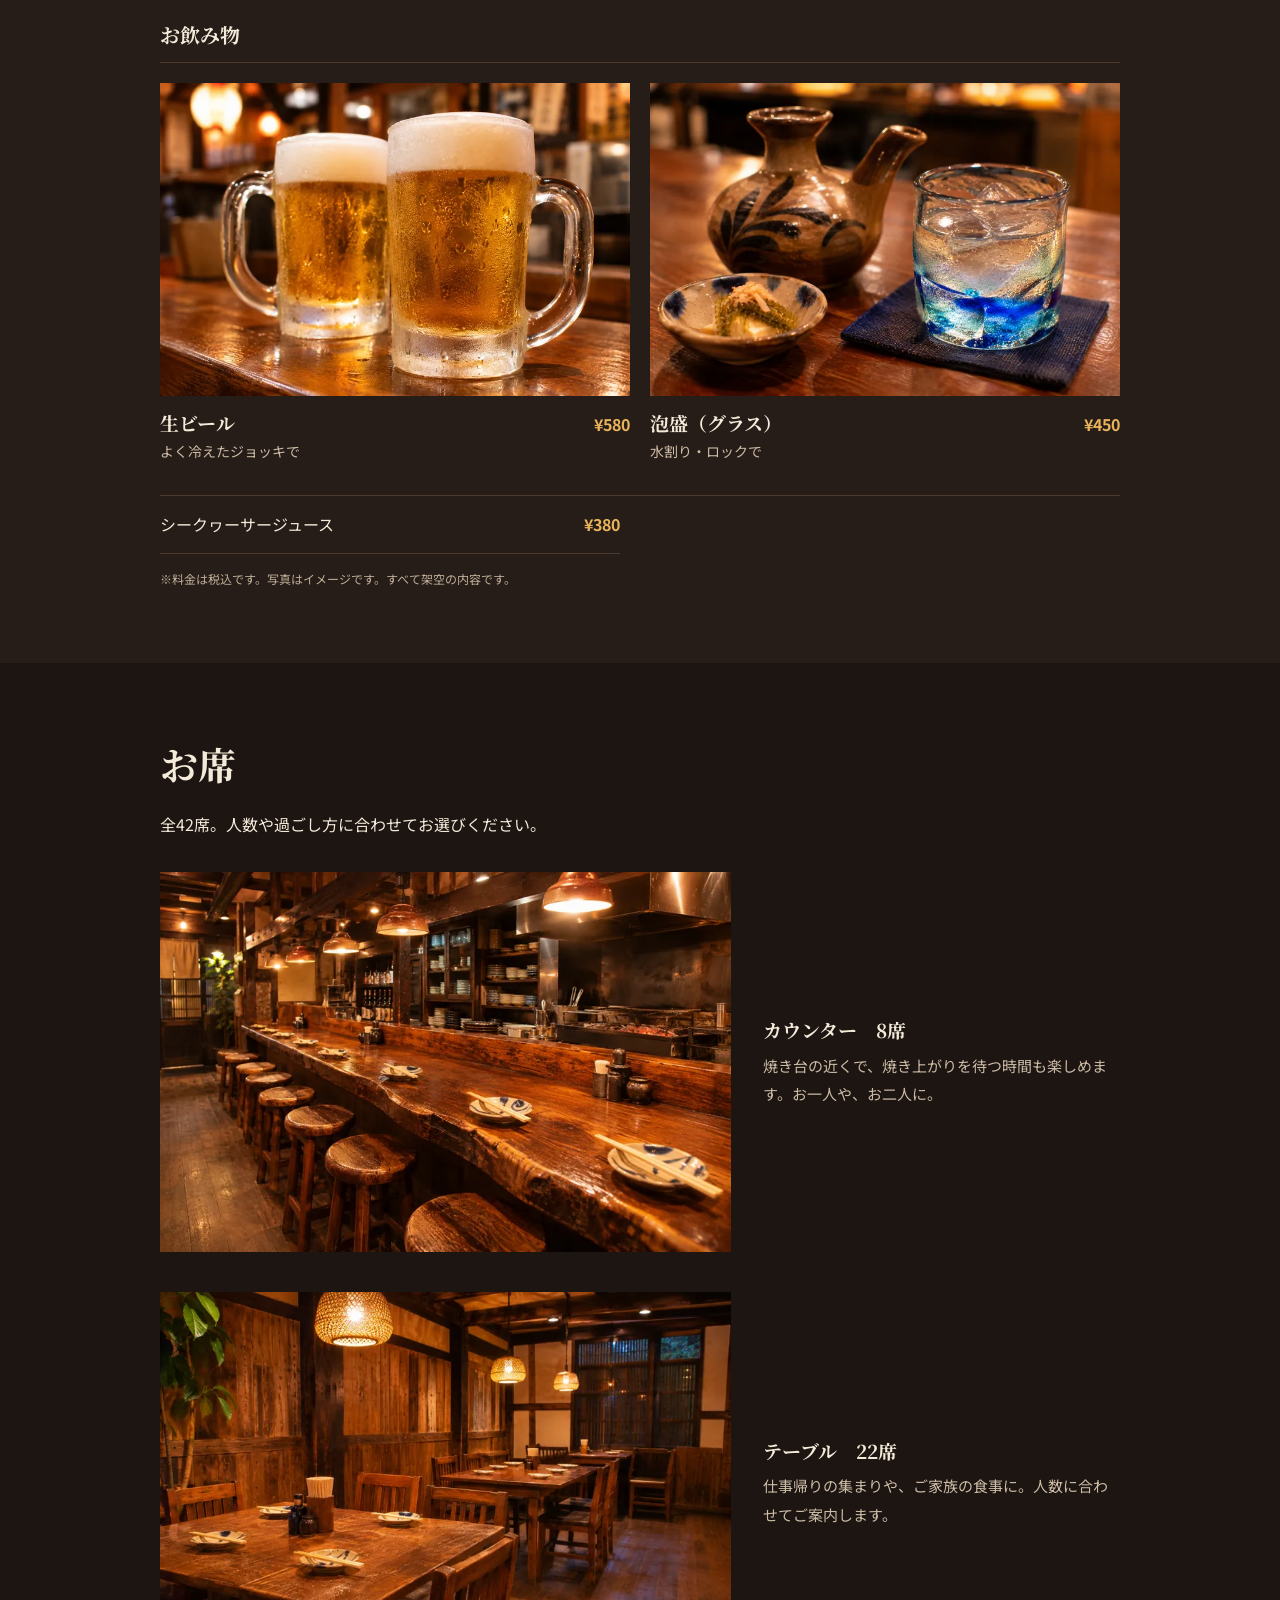
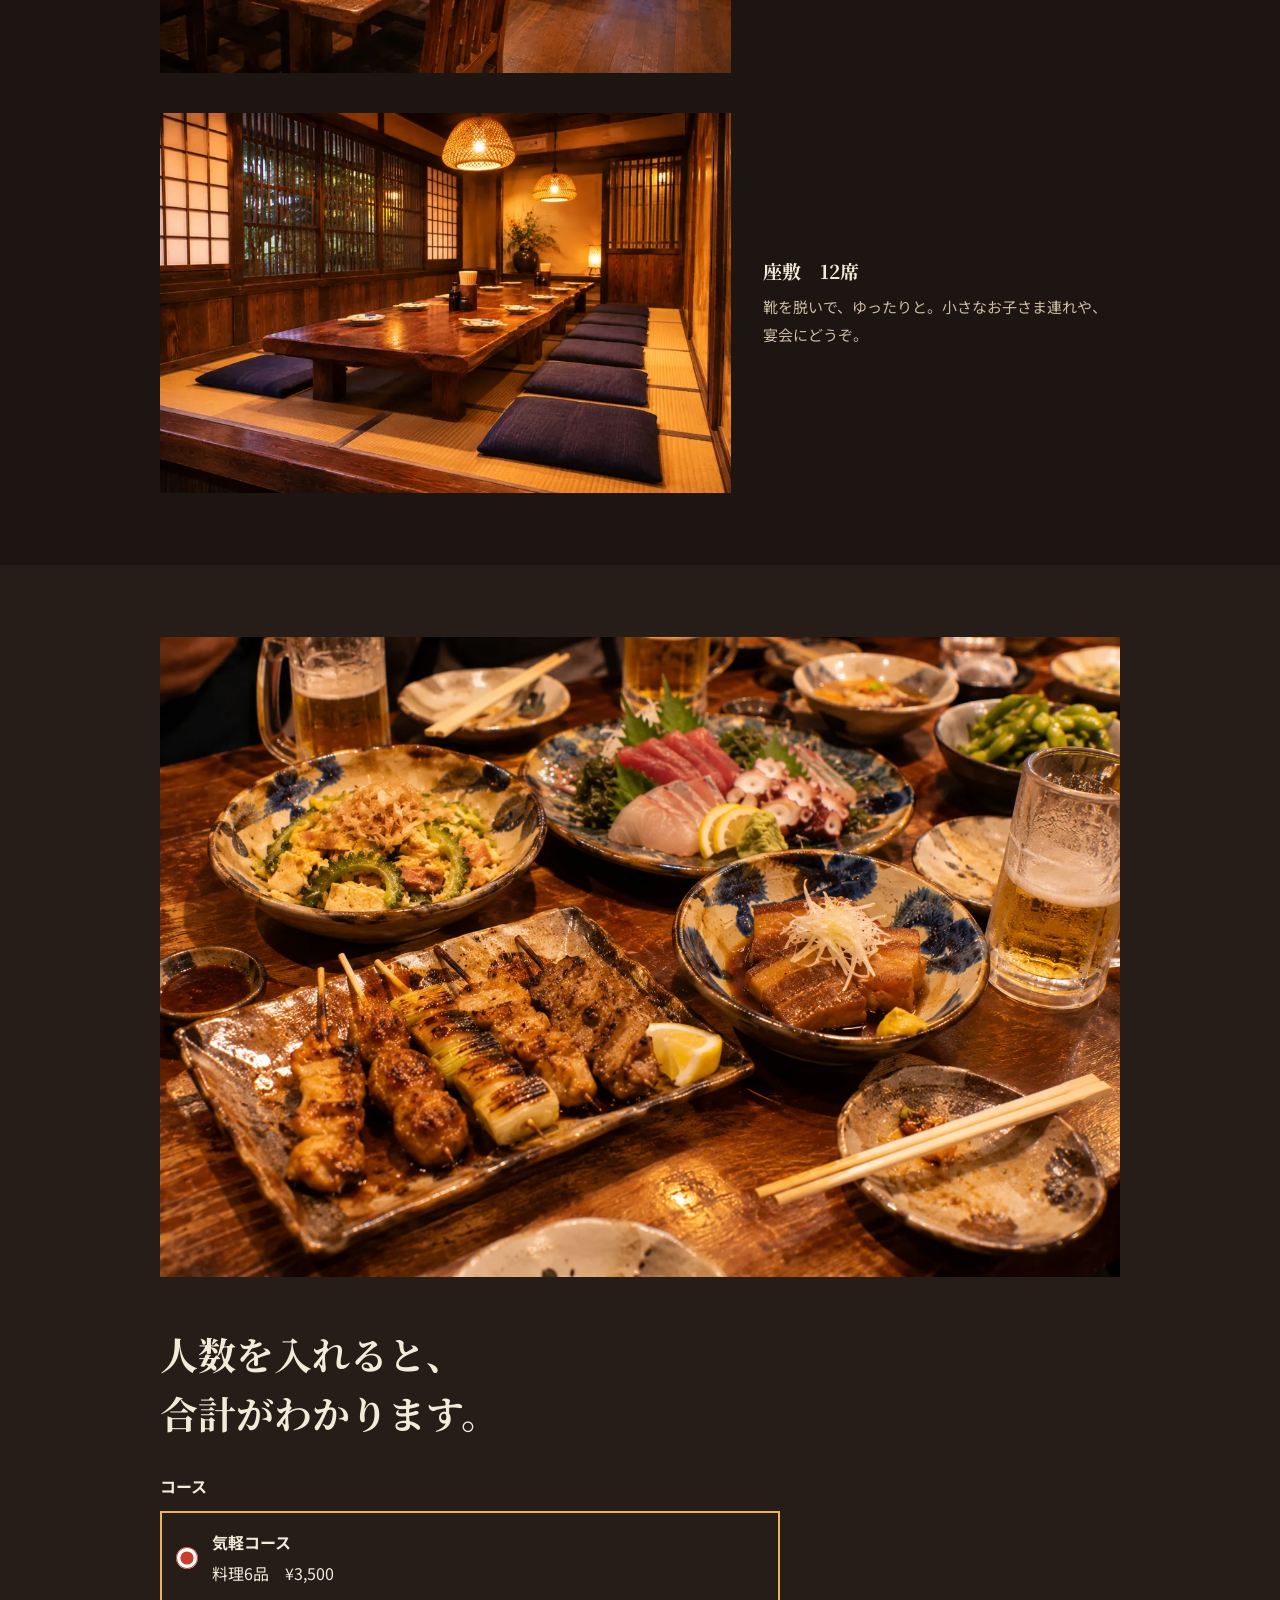
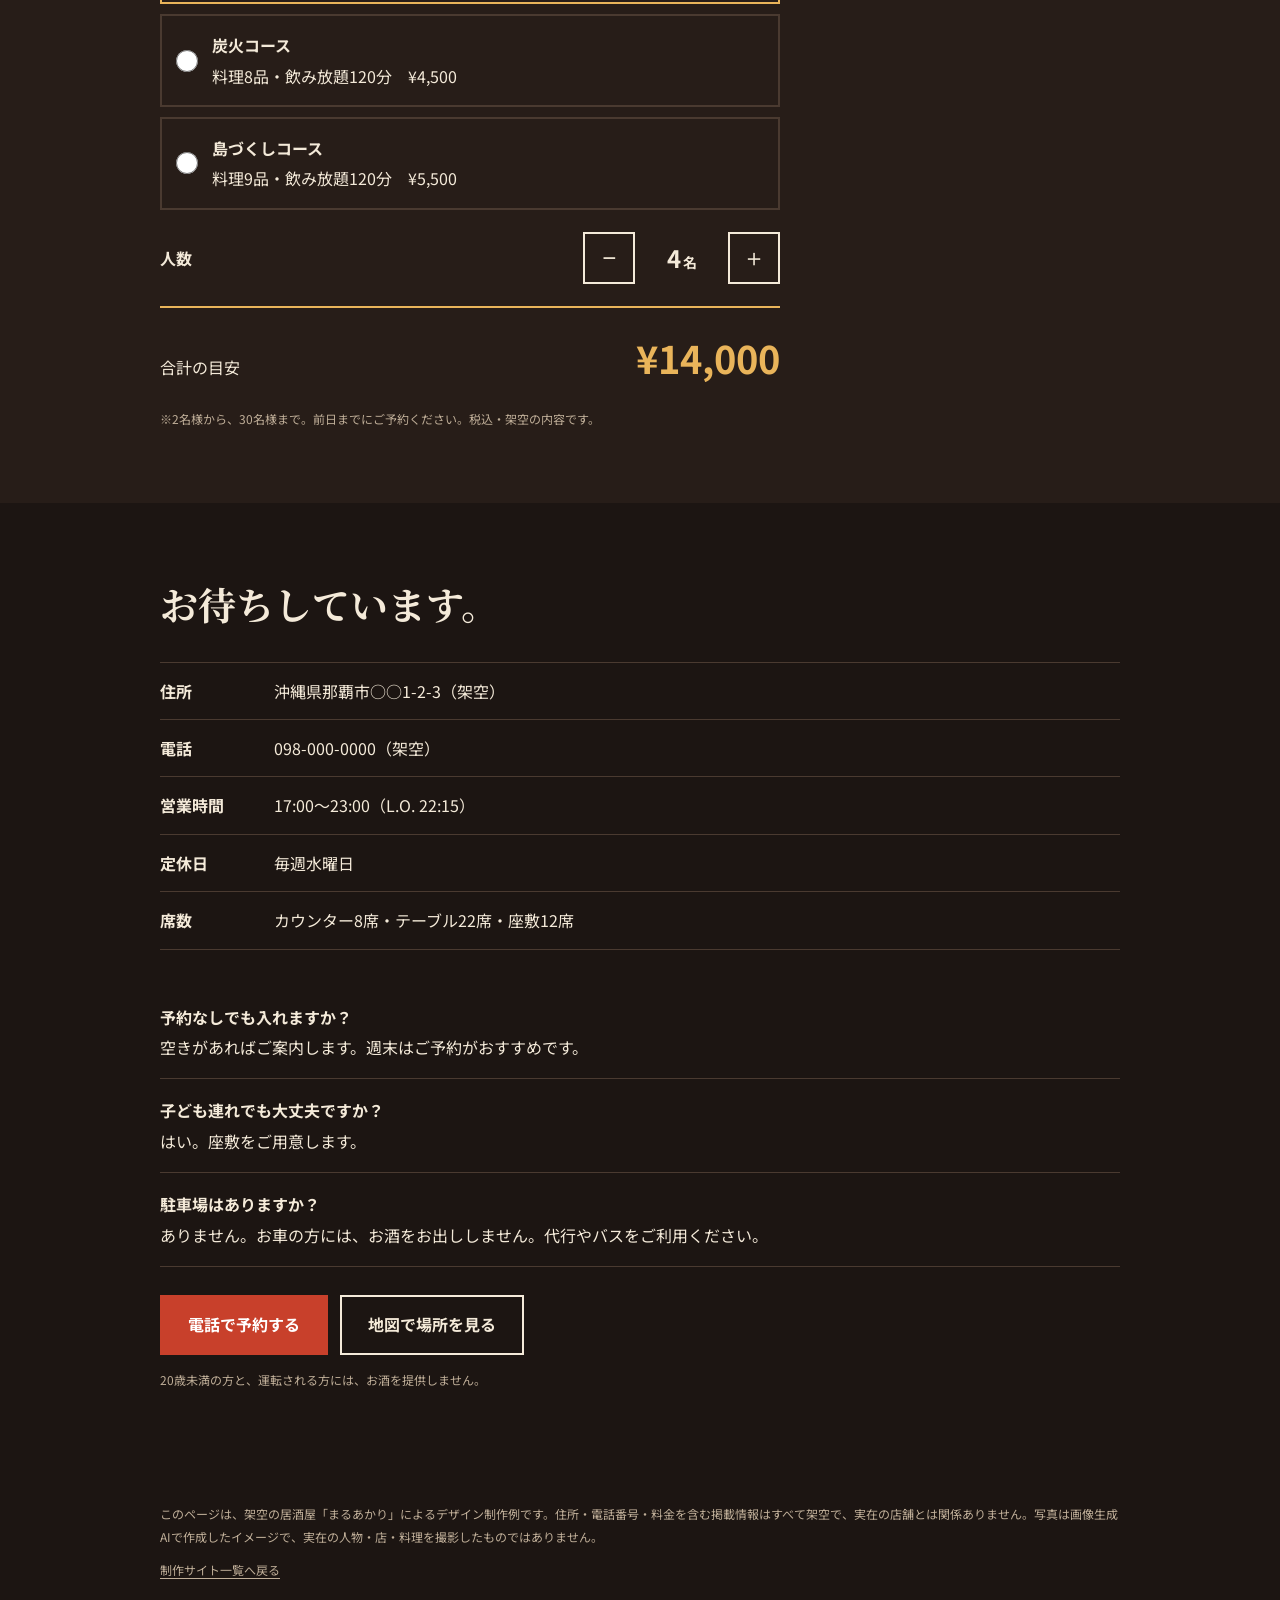
<file: izakaya-lp/index.html>
<!doctype html>
<html lang="ja">
<head>
<meta charset="utf-8">
<meta name="viewport" content="width=device-width, initial-scale=1">
<title>炭火居酒屋 まるあかり｜那覇市（架空の店舗）</title>
<meta name="description" content="那覇市の炭火居酒屋を想定したページです。焼き鳥と島の料理、宴会コース。※架空の店舗によるデザイン制作例です。">
<link rel="canonical" href="https://agarieyrn-create.github.io/izakaya-lp/">
<meta property="og:url" content="https://agarieyrn-create.github.io/izakaya-lp/">
<meta property="og:image" content="https://agarieyrn-create.github.io/izakaya-lp/img/og.jpg">
<meta property="og:type" content="website">
<meta property="og:title" content="炭火居酒屋 まるあかり（架空の店舗）">
<meta property="og:description" content="炭火焼き鳥と島の料理。※架空の店舗によるデザイン制作例です。">
<link rel="icon" href="data:image/svg+xml,%3Csvg xmlns='http://www.w3.org/2000/svg' viewBox='0 0 32 32'%3E%3Ccircle cx='16' cy='16' r='14' fill='%23c8402b'/%3E%3C/svg%3E">
<link rel="preconnect" href="https://fonts.googleapis.com">
<link rel="preconnect" href="https://fonts.gstatic.com" crossorigin>
<link href="https://fonts.googleapis.com/css2?family=Noto+Sans+JP:wght@400;500;700&family=Noto+Serif+JP:wght@700;900&display=swap" rel="stylesheet">
<link rel="stylesheet" href="style.css">
</head>
<body>
<p class="demo">架空の店舗によるデザイン制作例です</p>
<header><div class="wrap"><a class="brand" href="#top">まるあかり</a><nav><a href="#menu">料理</a><a href="#seats">お席</a><a href="#course">コース</a><a href="#info">店舗情報</a><a class="btn-s" href="#" data-link="tel">電話で予約</a></nav></div></header>

<main id="top">
  <div class="hero">
    <div class="shot"><img src="img/counter.webp" srcset="img/counter-800.webp 800w, img/counter.webp 1536w" sizes="100vw" width="1536" height="1024" alt="炭火の焼き台で焼き鳥を返す大将と、カウンターで待つ客の後ろ姿（イメージ）" fetchpriority="high"></div>
    <div class="wrap">
      <div class="copy">
        <p class="sub">那覇市｜炭火居酒屋</p>
        <h1>今日の疲れは、<br>炭火の前で。</h1>
        <p class="lead">焼き鳥と島の料理を、カウンターでも、仲間との宴会でも。</p>
        <p class="hours">17:00〜23:00（L.O. 22:15）／水曜定休</p>
        <div class="actions"><a class="btn primary" href="#" data-link="tel">電話で予約する　098-000-0000</a><a class="btn ghost" href="#course">宴会コースを見る</a></div>
      </div>
    </div>
  </div>

  <section class="sec" id="about">
    <div class="wrap">
      <div class="split">
        <img src="img/gaikan.webp" srcset="img/gaikan-800.webp 800w, img/gaikan.webp 1536w" sizes="(max-width:820px) 100vw, 470px" width="1536" height="1024" loading="lazy" decoding="async" alt="赤瓦の庇に藍色の暖簾と赤提灯がかかる、夜の店の入口（イメージ）">
        <div><h2>路地の赤提灯が、<br>目印です。</h2><p class="lead">仕事帰りに一人でふらっと。週末は家族や仲間とゆっくり。炭の香りと、島の器と、にぎやかな声のある店です。</p></div>
      </div>
      <figure class="wide"><img src="img/kanpai.webp" srcset="img/kanpai-800.webp 800w, img/kanpai.webp 1536w" sizes="(max-width:1000px) 100vw, 960px" width="1536" height="1024" loading="lazy" decoding="async" alt="料理が並ぶ卓の上で、ビールと琉球グラスで乾杯する手元（イメージ）"></figure>
    </div>
  </section>

  <section class="fire" id="fire">
    <div class="fire-shot"><img src="img/sumibi.webp" srcset="img/sumibi-800.webp 800w, img/sumibi.webp 1536w" sizes="(max-width:1099px) 100vw, 62vw" width="1536" height="1024" loading="lazy" decoding="async" alt="赤く熾った炭の上で、焼き鳥の串を返す手元（イメージ）"></div>
    <div class="fire-text">
      <h2>一本ずつ、<br>目の前で焼きます。</h2>
      <ol class="steps3">
        <li><b>昼のうちに、串打ち</b>大きさをそろえて、一本ずつ串に刺します。</li>
        <li><b>炭火で、じっくり</b>返しながら、外は香ばしく、中はふっくら。</li>
        <li><b>塩か、たれで</b>焼きたてを、そのままお席へお運びします。</li>
      </ol>
    </div>
  </section>

  <section class="sec tint" id="menu">
    <div class="wrap">
      <h2>お品書き</h2>
      <h3 class="cat">まずは、この三品</h3>
      <div class="dishes">
        <figure class="dish big"><img src="img/yakitori.webp" srcset="img/yakitori-800.webp 800w, img/yakitori.webp 1536w" sizes="(max-width:1000px) 100vw, 960px" width="1536" height="1024" loading="lazy" decoding="async" alt="焼き物の角皿に並んだ焼き鳥5本とレモン（イメージ）"><figcaption><h3>炭火焼き鳥 盛り合わせ</h3><em>¥880</em><p>5本　塩・たれ</p></figcaption></figure>
        <figure class="dish"><img src="img/goya.webp" srcset="img/goya-800.webp 800w, img/goya.webp 1536w" sizes="(max-width:820px) 50vw, 470px" width="1536" height="1024" loading="lazy" decoding="async" alt="やちむんの皿に盛ったゴーヤーチャンプルー（イメージ）"><figcaption><h3>ゴーヤーチャンプルー</h3><em>¥780</em><p>島豆腐と卵、ポークで</p></figcaption></figure>
        <figure class="dish"><img src="img/jimami.webp" srcset="img/jimami-800.webp 800w, img/jimami.webp 1536w" sizes="(max-width:820px) 50vw, 470px" width="1536" height="1024" loading="lazy" decoding="async" alt="小鉢に盛ったジーマーミ豆腐とわさび（イメージ）"><figcaption><h3>自家製ジーマーミ豆腐</h3><em>¥480</em><p>もっちり、甘めのたれで</p></figcaption></figure>
        </div>
      <h3 class="cat">島の料理と締め</h3>
      <div class="dishes">
        <figure class="dish"><img src="img/rafute.webp" srcset="img/rafute-800.webp 800w, img/rafute.webp 1536w" sizes="(max-width:820px) 50vw, 470px" width="1536" height="1024" loading="lazy" decoding="async" alt="藍色の絵付けの深皿に盛ったラフテーと白髪ねぎ（イメージ）"><figcaption><h3>ラフテー</h3><em>¥850</em><p>三枚肉をやわらかく煮込みます</p></figcaption></figure>
        <figure class="dish"><img src="img/umibudo.webp" srcset="img/umibudo-800.webp 800w, img/umibudo.webp 1536w" sizes="(max-width:820px) 50vw, 470px" width="1536" height="1024" loading="lazy" decoding="async" alt="ガラスの器に盛った海ぶどうとたれ（イメージ）"><figcaption><h3>海ぶどう</h3><em>¥680</em><p>ぷちぷちの食感をポン酢で</p></figcaption></figure>
        <figure class="dish"><img src="img/rakkyo.webp" srcset="img/rakkyo-800.webp 800w, img/rakkyo.webp 1536w" sizes="(max-width:820px) 50vw, 470px" width="1536" height="1024" loading="lazy" decoding="async" alt="竹ざるに盛った島らっきょうの天ぷらと塩（イメージ）"><figcaption><h3>島らっきょうの天ぷら</h3><em>¥620</em><p>揚げたてを塩で</p></figcaption></figure>
        <figure class="dish"><img src="img/soba.webp" srcset="img/soba-800.webp 800w, img/soba.webp 1536w" sizes="(max-width:820px) 50vw, 470px" width="1536" height="1024" loading="lazy" decoding="async" alt="三枚肉とかまぼこ、紅しょうがをのせた沖縄そば（イメージ）"><figcaption><h3>沖縄そば</h3><em>¥680</em><p>締めの一杯に</p></figcaption></figure>
        </div>
      <h3 class="cat">お飲み物</h3>
      <div class="dishes">
        <figure class="dish"><img src="img/beer.webp" srcset="img/beer-800.webp 800w, img/beer.webp 1536w" sizes="(max-width:820px) 50vw, 470px" width="1536" height="1024" loading="lazy" decoding="async" alt="泡の立った生ビールのジョッキ2つ（イメージ）"><figcaption><h3>生ビール</h3><em>¥580</em><p>よく冷えたジョッキで</p></figcaption></figure>
        <figure class="dish"><img src="img/awamori.webp" srcset="img/awamori-800.webp 800w, img/awamori.webp 1536w" sizes="(max-width:820px) 50vw, 470px" width="1536" height="1024" loading="lazy" decoding="async" alt="素焼きの酒器と、氷を入れた琉球グラス（イメージ）"><figcaption><h3>泡盛（グラス）</h3><em>¥450</em><p>水割り・ロックで</p></figcaption></figure>
        </div>
      <div class="price"><div class="row"><div>シークヮーサージュース</div><em>¥380</em></div></div>
      <p class="note">※料金は税込です。写真はイメージです。すべて架空の内容です。</p>
    </div>
  </section>

  <section class="sec" id="seats">
    <div class="wrap">
      <h2>お席</h2>
      <p class="lead">全42席。人数や過ごし方に合わせてお選びください。</p>
      <div class="seats">
        <figure><img src="img/seat-counter.webp" srcset="img/seat-counter-800.webp 800w, img/seat-counter.webp 1536w" sizes="(max-width:820px) 100vw, 470px" width="1536" height="1024" loading="lazy" decoding="async" alt="一枚板のカウンターに丸椅子が並び、奥に焼き台がある席（イメージ）"><figcaption><h3>カウンター　8席</h3><p>焼き台の近くで、焼き上がりを待つ時間も楽しめます。お一人や、お二人に。</p></figcaption></figure>
        <figure><img src="img/table.webp" srcset="img/table-800.webp 800w, img/table.webp 1536w" sizes="(max-width:820px) 100vw, 470px" width="1536" height="1024" loading="lazy" decoding="async" alt="木のテーブルと椅子が並ぶ、吊り灯りのテーブル席（イメージ）"><figcaption><h3>テーブル　22席</h3><p>仕事帰りの集まりや、ご家族の食事に。人数に合わせてご案内します。</p></figcaption></figure>
        <figure><img src="img/zashiki.webp" srcset="img/zashiki-800.webp 800w, img/zashiki.webp 1536w" sizes="(max-width:820px) 100vw, 470px" width="1536" height="1024" loading="lazy" decoding="async" alt="長い座卓と藍色の座布団が並ぶ座敷（イメージ）"><figcaption><h3>座敷　12席</h3><p>靴を脱いで、ゆったりと。小さなお子さま連れや、宴会にどうぞ。</p></figcaption></figure>
      </div>
    </div>
  </section>

  <section class="sec tint" id="course">
    <div class="wrap">
      <figure class="wide top"><img src="img/enkai.webp" srcset="img/enkai-800.webp 800w, img/enkai.webp 1536w" sizes="(max-width:1000px) 100vw, 960px" width="1536" height="1024" loading="lazy" decoding="async" alt="焼き鳥の大皿、刺身、ラフテー、チャンプルーが並ぶ宴会の卓（イメージ）"></figure>
      <h2>人数を入れると、<br>合計がわかります。</h2>
      <div class="calc">
        <fieldset><legend>コース</legend>
          <label><input type="radio" name="course" value="3500" checked><span><b>気軽コース</b>料理6品　¥3,500</span></label>
          <label><input type="radio" name="course" value="4500"><span><b>炭火コース</b>料理8品・飲み放題120分　¥4,500</span></label>
          <label><input type="radio" name="course" value="5500"><span><b>島づくしコース</b>料理9品・飲み放題120分　¥5,500</span></label>
        </fieldset>
        <div class="num"><span id="plabel">人数</span><div><button type="button" data-d="-1" aria-label="1人減らす">−</button><output id="people" aria-labelledby="plabel">4</output><button type="button" data-d="1" aria-label="1人増やす">＋</button></div></div>
        <p class="total" role="status">合計の目安<strong id="total">¥14,000</strong></p>
        <noscript><p>合計は「コース料金 × 人数」です。</p></noscript>
        <p class="note">※2名様から、30名様まで。前日までにご予約ください。税込・架空の内容です。</p>
      </div>
    </div>
  </section>

  <section class="sec" id="info">
    <div class="wrap">
      <h2>お待ちしています。</h2>
      <dl>
        <div class="row"><dt>住所</dt><dd>沖縄県那覇市○○1-2-3（架空）</dd></div>
        <div class="row"><dt>電話</dt><dd>098-000-0000（架空）</dd></div>
        <div class="row"><dt>営業時間</dt><dd>17:00〜23:00（L.O. 22:15）</dd></div>
        <div class="row"><dt>定休日</dt><dd>毎週水曜日</dd></div>
        <div class="row"><dt>席数</dt><dd>カウンター8席・テーブル22席・座敷12席</dd></div>
      </dl>
      <div class="faq">
        <div><b>予約なしでも入れますか？</b><span>空きがあればご案内します。週末はご予約がおすすめです。</span></div>
        <div><b>子ども連れでも大丈夫ですか？</b><span>はい。座敷をご用意します。</span></div>
        <div><b>駐車場はありますか？</b><span>ありません。お車の方には、お酒をお出ししません。代行やバスをご利用ください。</span></div>
      </div>
      <div class="actions"><a class="btn primary" href="#" data-link="tel">電話で予約する</a><a class="btn ghost" href="#" data-link="map">地図で場所を見る</a></div>
      <p class="note">20歳未満の方と、運転される方には、お酒を提供しません。</p>
    </div>
  </section>
</main>

<footer><div class="wrap">このページは、架空の居酒屋「まるあかり」によるデザイン制作例です。住所・電話番号・料金を含む掲載情報はすべて架空で、実在の店舗とは関係ありません。写真は画像生成AIで作成したイメージで、実在の人物・店・料理を撮影したものではありません。<p class="back"><a href="https://agarieyrn-create.github.io/">制作サイト一覧へ戻る</a></p></div></footer>
<nav class="bar" aria-label="ご予約"><a class="main" href="#" data-link="tel">電話で予約</a><a href="#" data-link="map">地図</a></nav>
<script src="links.js" defer></script>
<script src="calc.js" defer></script>
</body>
</html>
</file>
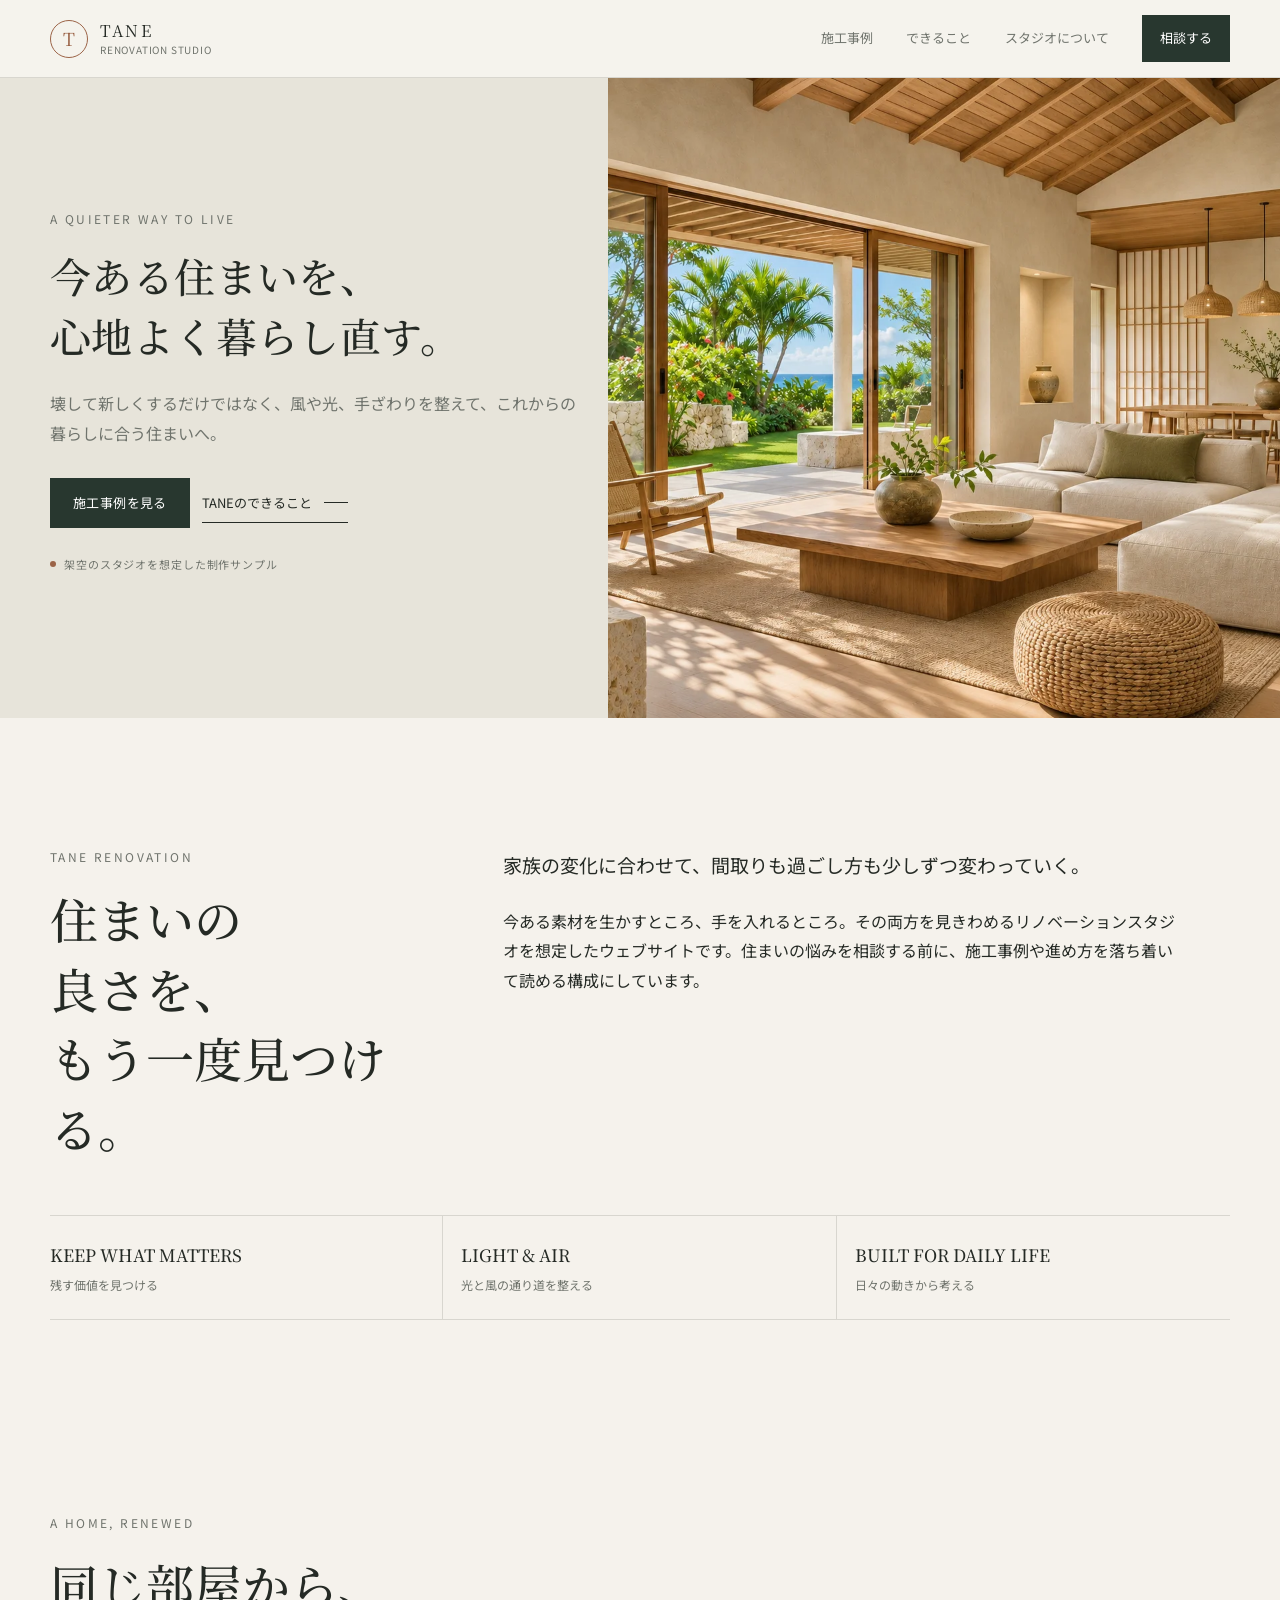
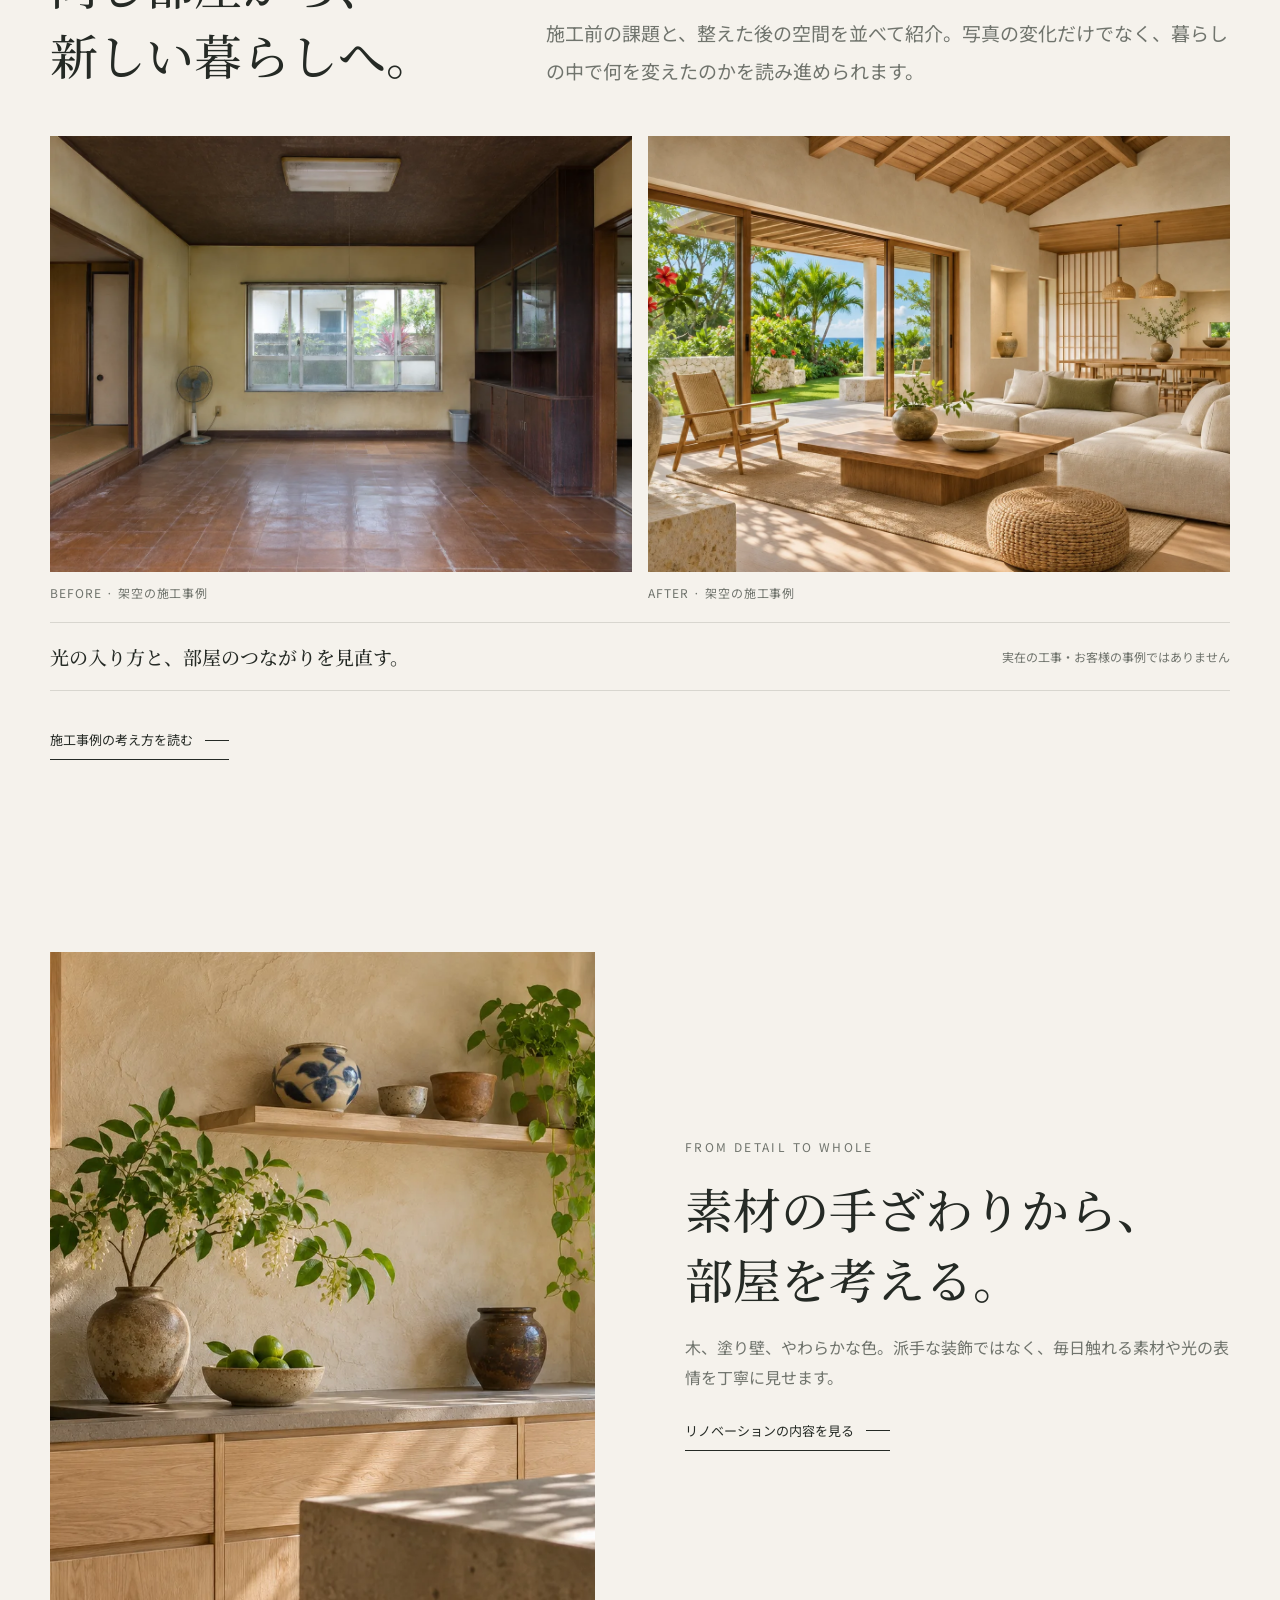
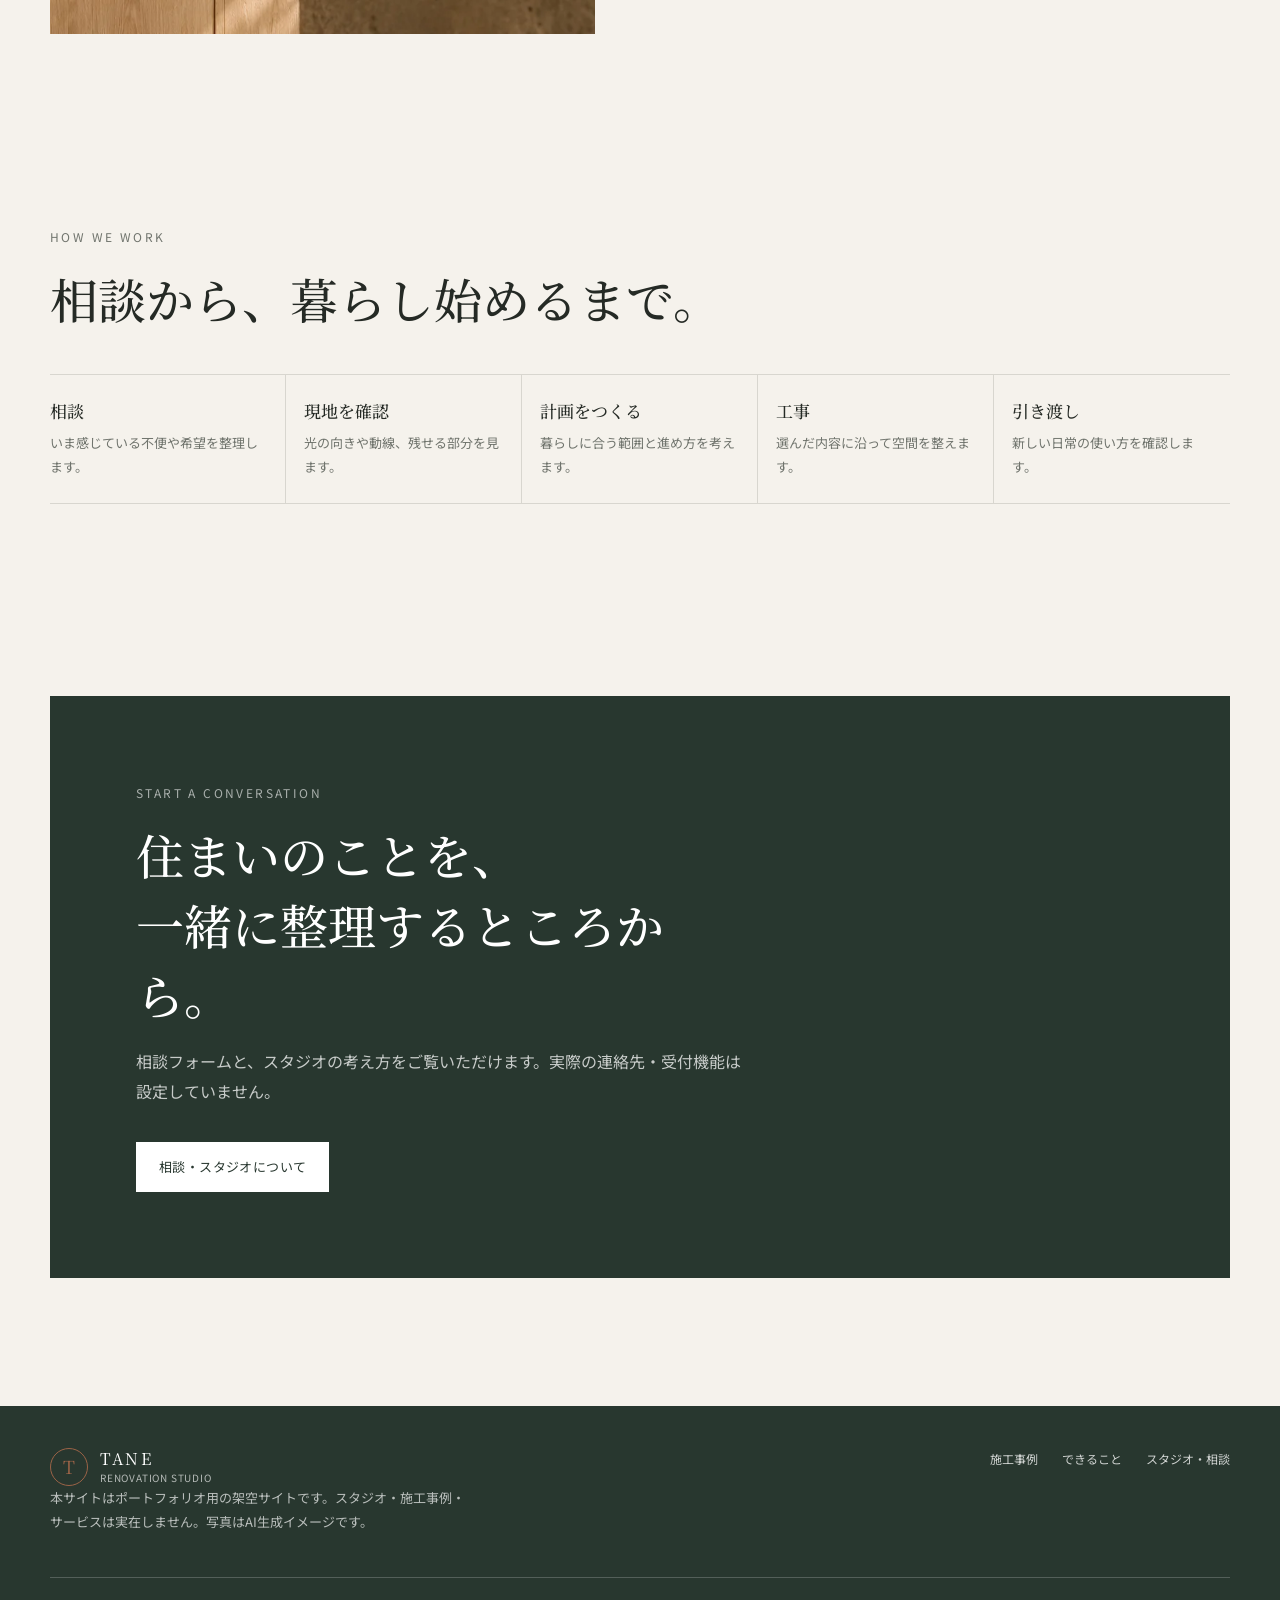
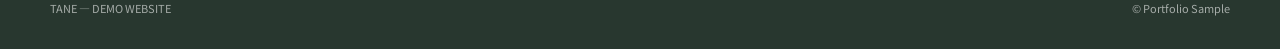
<file: tane-renovation/index.html>
<!doctype html>
<html lang="ja">
<head>
<meta charset="utf-8">
<meta name="viewport" content="width=device-width, initial-scale=1">
<title>TANE｜今ある住まいを、心地よく暮らし直す。</title>
<meta name="description" content="沖縄の住まいを整えるリノベーションスタジオを想定した、架空の公式サイト制作サンプルです。施工前後の事例、サービス、相談まで掲載しています。">
<meta property="og:type" content="website">
<meta property="og:title" content="TANE｜島の住まいを整える">
<meta property="og:description" content="今ある住まいを、心地よく暮らし直す。">
<meta property="og:image" content="https://agarieyrn-create.github.io/tane-renovation/assets/after.webp">
<link rel="canonical" href="https://agarieyrn-create.github.io/tane-renovation/">
<link rel="preconnect" href="https://fonts.googleapis.com">
<link rel="preconnect" href="https://fonts.gstatic.com" crossorigin>
<link href="../portfolio-sites.css?v=20261127b" rel="stylesheet">
<script src="../portfolio-sites.js" defer></script>
</head>
<body class="tane">
<header class="site-header">
  <a class="brand" href="index.html" aria-label="TANE ホーム"><span class="brand-mark">T</span><span class="brand-name">TANE<span class="brand-sub">RENOVATION STUDIO</span></span></a>
  <button class="menu-toggle" type="button" aria-expanded="false" aria-controls="site-nav">MENU</button>
  <nav class="site-nav" id="site-nav" aria-label="メインメニュー"><a href="works.html">施工事例</a><a href="service.html">できること</a><a href="contact.html">スタジオについて</a><a class="nav-cta" href="contact.html#inquiry">相談する</a></nav>
</header>
<main>
<section class="hero hero--split">
  <div class="hero-copy"><p class="kicker">A quieter way to live</p><h1>今ある住まいを、<br>心地よく暮らし直す。</h1><p>壊して新しくするだけではなく、風や光、手ざわりを整えて、これからの暮らしに合う住まいへ。</p><div class="action-row"><a class="button" href="works.html">施工事例を見る</a><a class="text-link" href="service.html">TANEのできること</a></div><p class="demo-ribbon" style="margin-top:26px">架空のスタジオを想定した制作サンプル</p></div>
<img class="hero-image" src="assets/after.webp" alt="木と光を取り入れたリノベーション後のリビング" fetchpriority="high">
</section>
<section class="section">
<div class="wrap intro"><div><p class="kicker">TANE renovation</p><h2>住まいの良さを、<br>もう一度見つける。</h2></div><div class="intro-copy"><p class="lead">家族の変化に合わせて、間取りも過ごし方も少しずつ変わっていく。</p><p>今ある素材を生かすところ、手を入れるところ。その両方を見きわめるリノベーションスタジオを想定したウェブサイトです。住まいの悩みを相談する前に、施工事例や進め方を落ち着いて読める構成にしています。</p></div></div>
<div class="wrap fact-strip"><div><b>KEEP WHAT MATTERS</b><span>残す価値を見つける</span></div><div><b>LIGHT &amp; AIR</b><span>光と風の通り道を整える</span></div><div><b>BUILT FOR DAILY LIFE</b><span>日々の動きから考える</span></div></div>
</section>
<section class="section section--small">
<div class="wrap"><div class="section-head"><div><p class="kicker">A home, renewed</p><h2>同じ部屋から、<br>新しい暮らしへ。</h2></div><p class="lead">施工前の課題と、整えた後の空間を並べて紹介。写真の変化だけでなく、暮らしの中で何を変えたのかを読み進められます。</p></div>
<div class="compare"><figure><img src="assets/before.webp" alt="改修前の暗いリビング" loading="lazy"><figcaption>BEFORE · 架空の施工事例</figcaption></figure><figure><img src="assets/after.webp" alt="改修後の明るいリビング" loading="lazy"><figcaption>AFTER · 架空の施工事例</figcaption></figure></div>
<div class="compare-label"><b>光の入り方と、部屋のつながりを見直す。</b><span>実在の工事・お客様の事例ではありません</span></div>
<a class="text-link" href="works.html">施工事例の考え方を読む</a>
</div></section>
<section class="section">
<div class="wrap split">
<div class="split-media"><img src="assets/detail.webp" alt="木の造作と塗り壁の素材感" loading="lazy"></div>
<div class="split-copy"><p class="kicker">From detail to whole</p><h2>素材の手ざわりから、<br>部屋を考える。</h2><p>木、塗り壁、やわらかな色。派手な装飾ではなく、毎日触れる素材や光の表情を丁寧に見せます。</p><a class="text-link" href="service.html">リノベーションの内容を見る</a></div>
</div></section>
<section class="section section--small">
<div class="wrap"><p class="kicker">How we work</p><h2>相談から、暮らし始めるまで。</h2>
<div class="process-list" style="margin-top:30px"><article><h3>相談</h3><p>いま感じている不便や希望を整理します。</p></article><article><h3>現地を確認</h3><p>光の向きや動線、残せる部分を見ます。</p></article><article><h3>計画をつくる</h3><p>暮らしに合う範囲と進め方を考えます。</p></article><article><h3>工事</h3><p>選んだ内容に沿って空間を整えます。</p></article><article><h3>引き渡し</h3><p>新しい日常の使い方を確認します。</p></article></div>
</div></section>
<section class="section"><div class="wrap"><div class="callout"><p class="kicker">Start a conversation</p><h2>住まいのことを、<br>一緒に整理するところから。</h2><p>相談フォームと、スタジオの考え方をご覧いただけます。実際の連絡先・受付機能は設定していません。</p><a class="button button--light" href="contact.html">相談・スタジオについて</a></div></div></section>
</main>
<footer class="page-footer"><div class="wrap"><div class="footer-top"><div><a class="brand" href="index.html" style="color:#fff;text-decoration:none"><span class="brand-mark">T</span><span class="brand-name">TANE<span class="brand-sub" style="color:rgba(255,255,255,.65)">RENOVATION STUDIO</span></span></a><p>本サイトはポートフォリオ用の架空サイトです。スタジオ・施工事例・サービスは実在しません。写真はAI生成イメージです。</p></div><nav class="footer-nav"><a href="works.html">施工事例</a><a href="service.html">できること</a><a href="contact.html">スタジオ・相談</a></nav></div><div class="footer-bottom"><span>TANE — DEMO WEBSITE</span><span>© Portfolio Sample</span></div></div></footer>
</body>
</html>
</file>
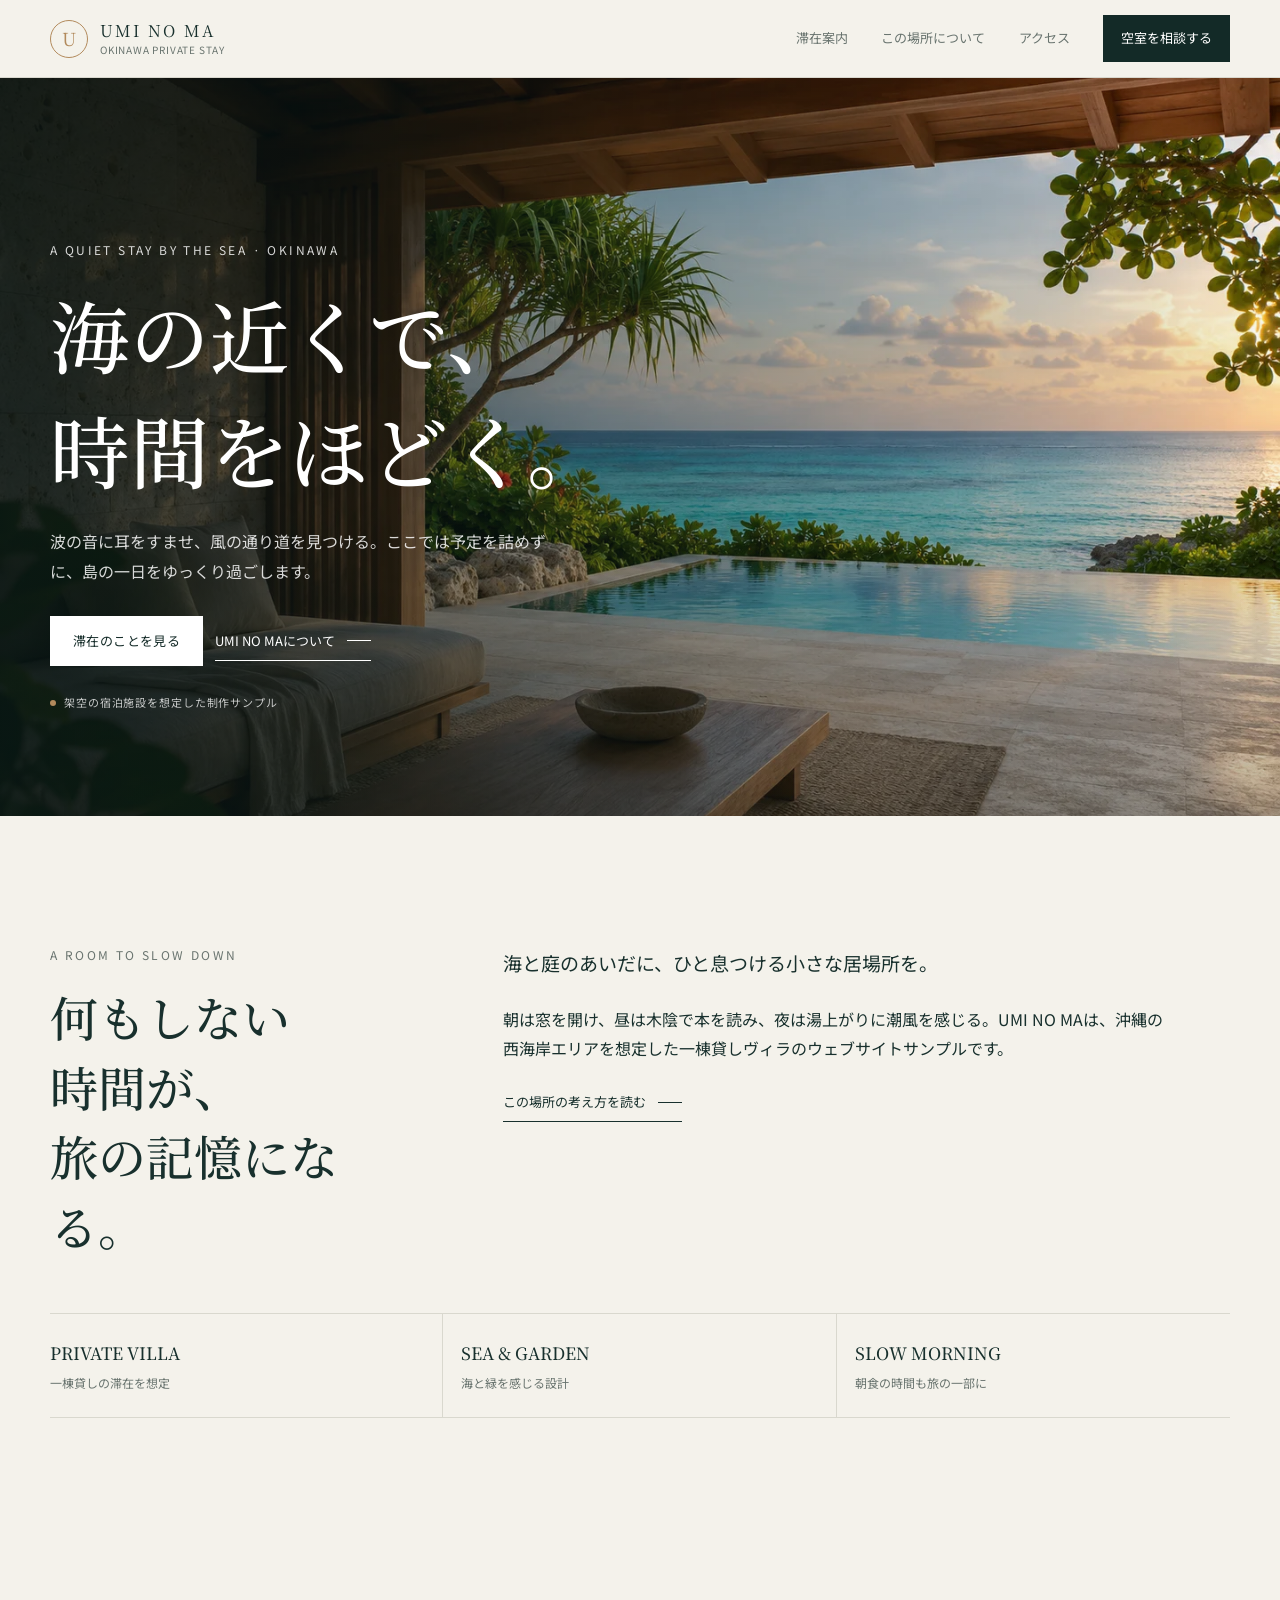
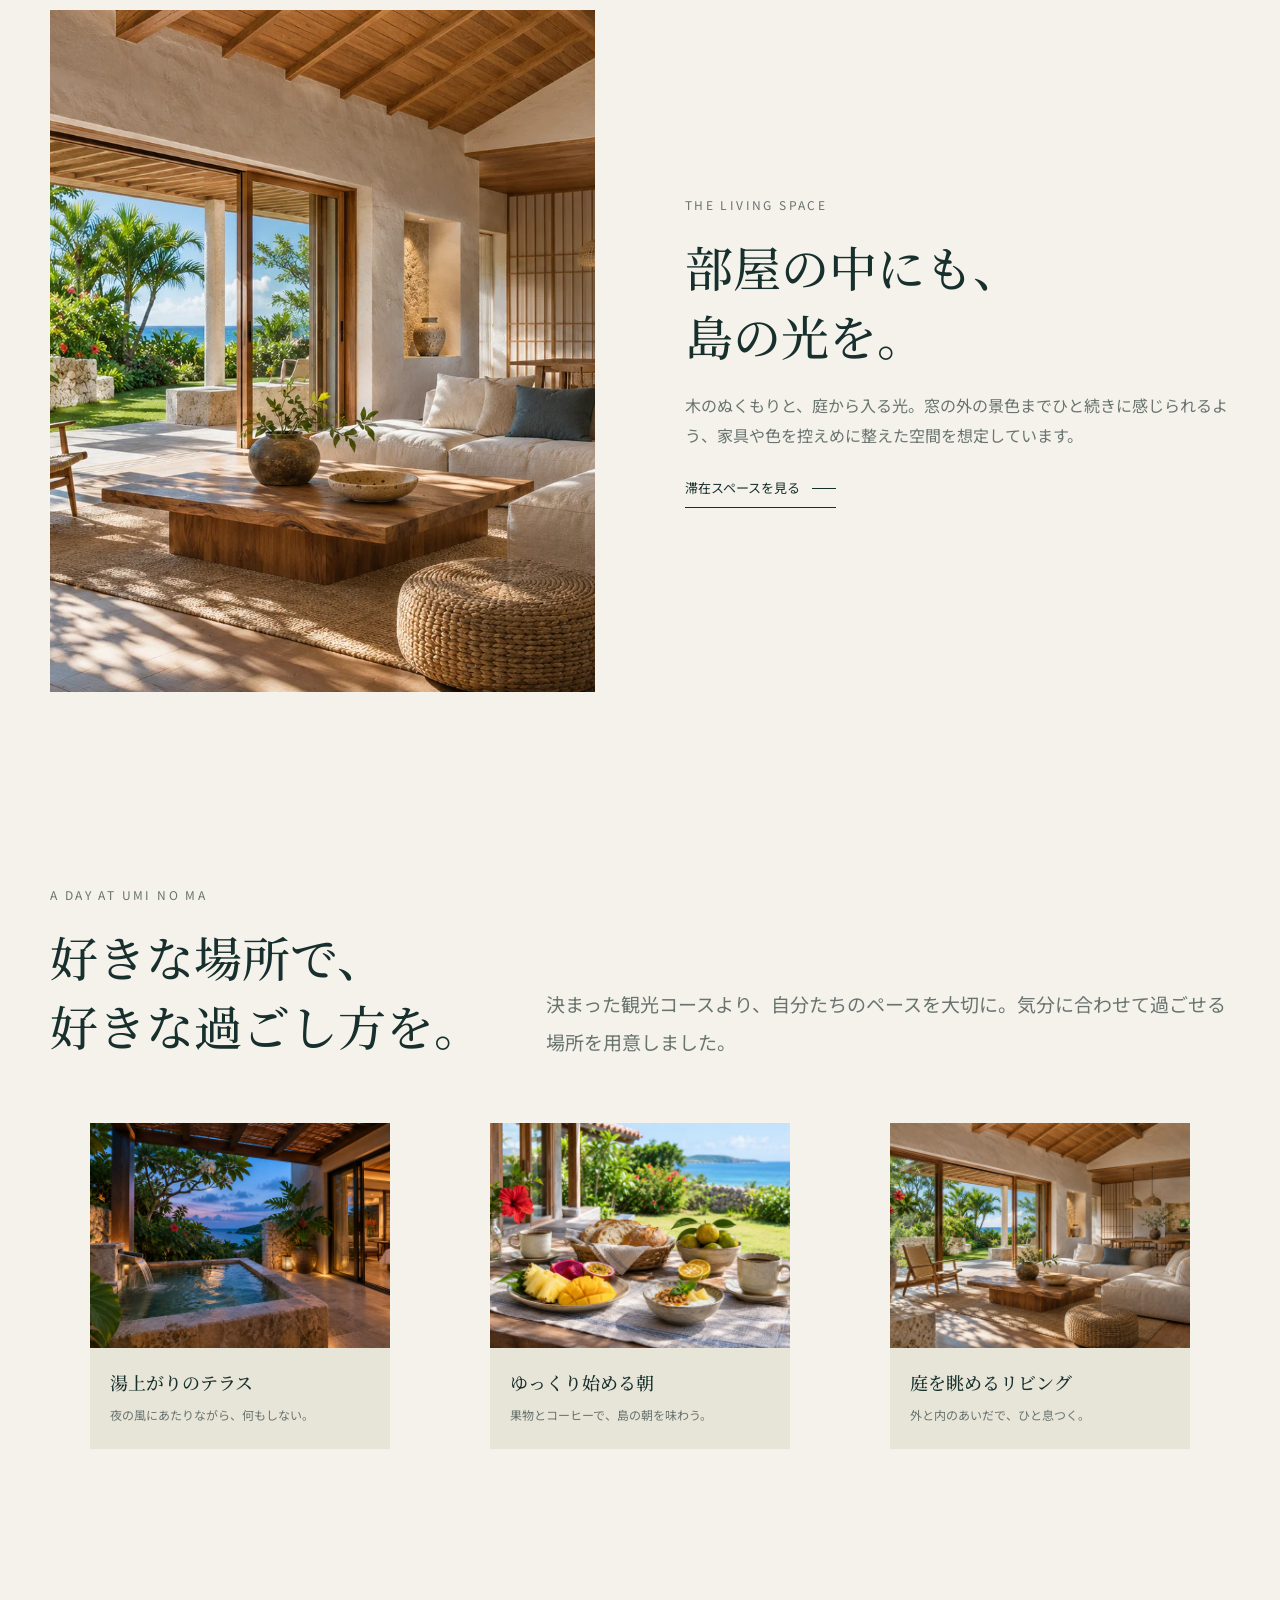
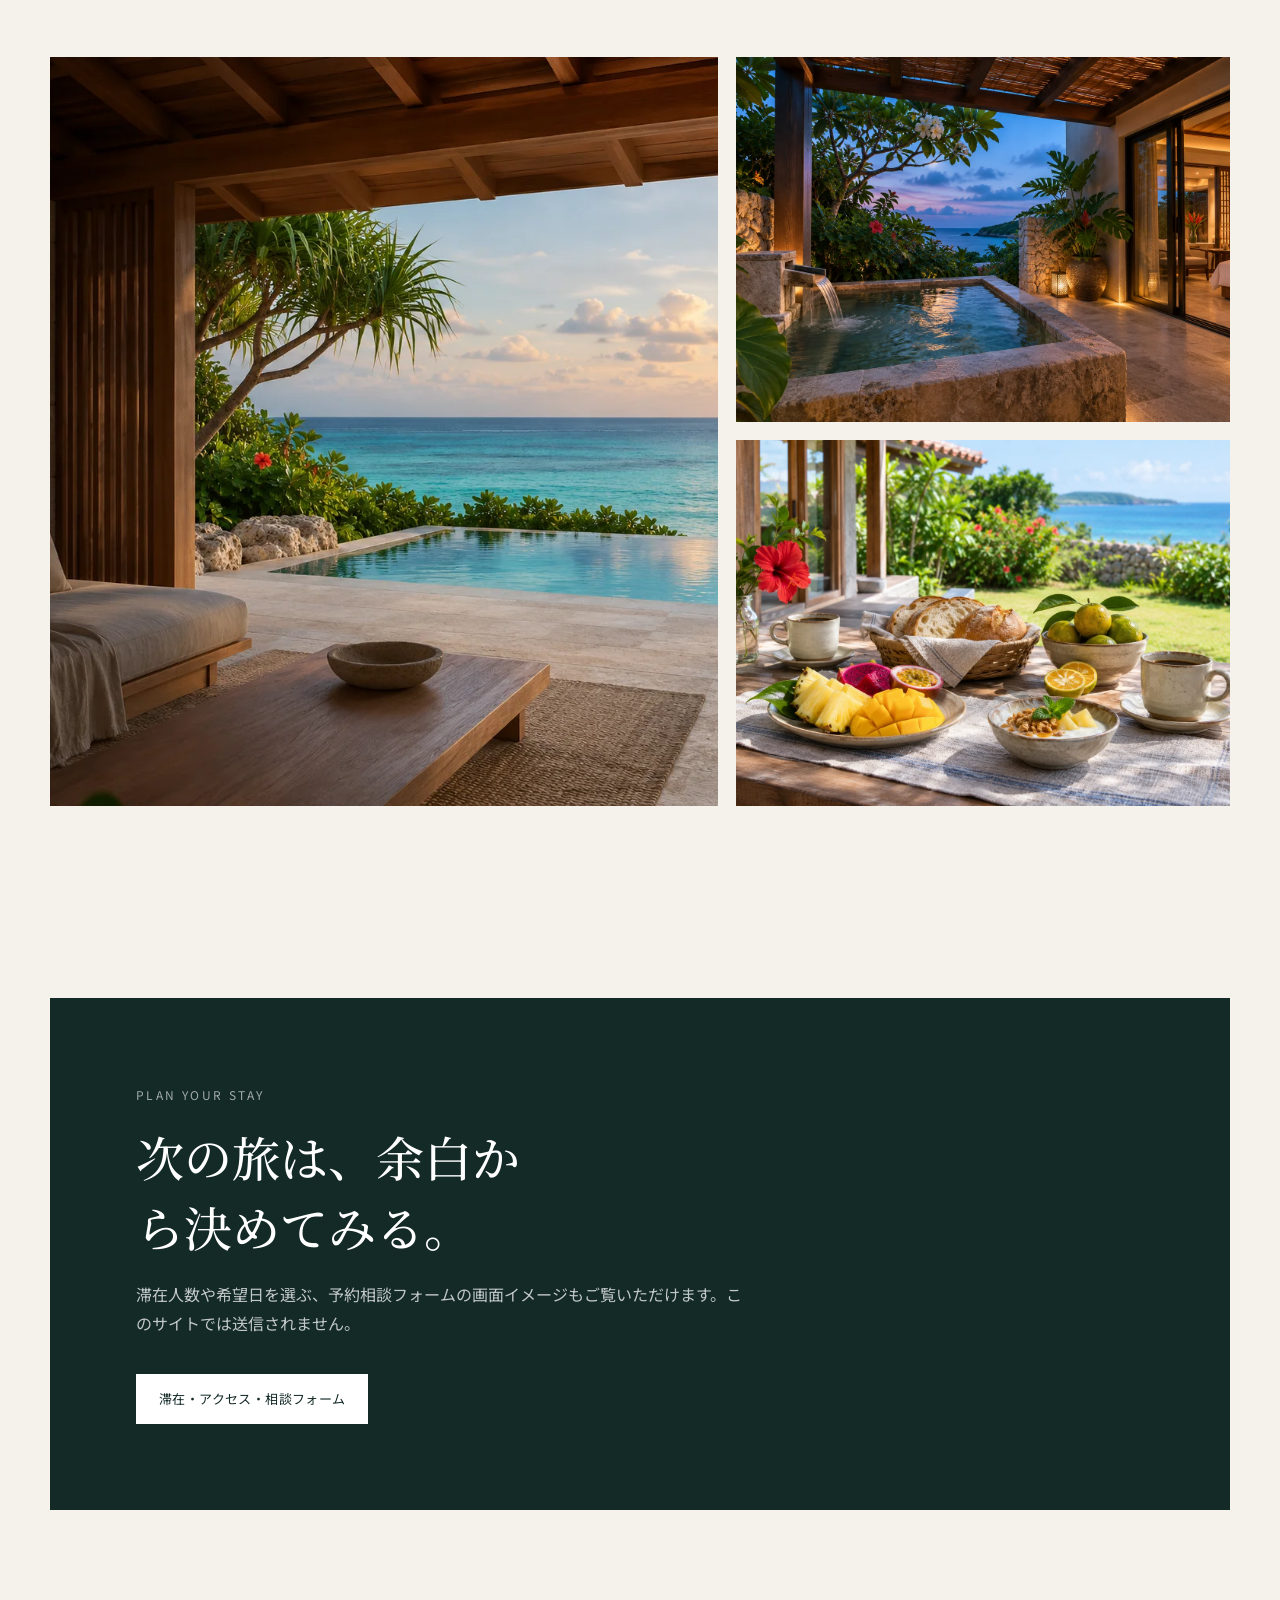
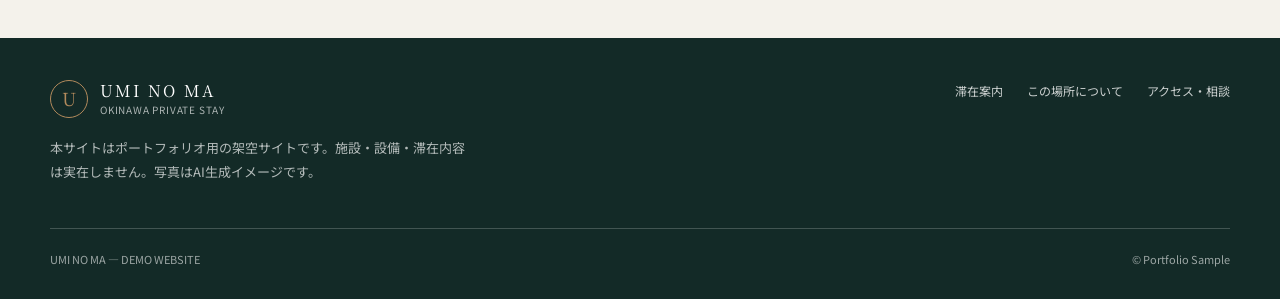
<file: umi-no-ma/index.html>
<!doctype html>
<html lang="ja">
<head>
<meta charset="utf-8">
<meta name="viewport" content="width=device-width, initial-scale=1">
<title>UMI NO MA｜海の近くで、時間をほどく。</title>
<meta name="description" content="沖縄の海辺にある一棟貸しヴィラを想定した、ポートフォリオ用の架空サイトです。滞在の案内や空室相談まで、写真を中心にご紹介します。">
<meta property="og:type" content="website">
<meta property="og:title" content="UMI NO MA｜沖縄のヴィラ">
<meta property="og:description" content="海の近くで、時間をほどく。">
<meta property="og:image" content="https://agarieyrn-create.github.io/umi-no-ma/assets/hero.webp">
<link rel="canonical" href="https://agarieyrn-create.github.io/umi-no-ma/">
<link rel="preconnect" href="https://fonts.googleapis.com">
<link rel="preconnect" href="https://fonts.gstatic.com" crossorigin>
<link href="../portfolio-sites.css" rel="stylesheet">
<script src="../portfolio-sites.js" defer></script>
</head>
<body class="villa">
<header class="site-header">
  <a class="brand" href="index.html" aria-label="UMI NO MA ホーム">
    <span class="brand-mark">U</span><span class="brand-name">UMI NO MA<span class="brand-sub">OKINAWA PRIVATE STAY</span></span>
  </a>
  <button class="menu-toggle" type="button" aria-expanded="false" aria-controls="site-nav">MENU</button>
  <nav class="site-nav" id="site-nav" aria-label="メインメニュー">
    <a href="stay.html">滞在案内</a><a href="story.html">この場所について</a><a href="reserve.html">アクセス</a>
    <a class="nav-cta" href="reserve.html">空室を相談する</a>
  </nav>
</header>
<main>
  <section class="hero hero--villa">
    <img class="hero__image" src="assets/hero.webp" alt="海とプールを望むヴィラのテラス" fetchpriority="high">
    <div class="hero-copy">
      <p class="kicker">A quiet stay by the sea · OKINAWA</p>
      <h1>海の近くで、<br>時間をほどく。</h1>
      <p>波の音に耳をすませ、風の通り道を見つける。ここでは予定を詰めずに、島の一日をゆっくり過ごします。</p>
      <div class="action-row"><a class="button button--light" href="stay.html">滞在のことを見る</a><a class="text-link" href="story.html">UMI NO MAについて</a></div>
      <p class="demo-ribbon" style="margin-top:26px;color:rgba(255,255,255,.75)">架空の宿泊施設を想定した制作サンプル</p>
    </div>
  </section>
  <section class="section">
    <div class="wrap intro">
      <div><p class="kicker">A room to slow down</p><h2>何もしない時間が、<br>旅の記憶になる。</h2></div>
      <div class="intro-copy">
        <p class="lead">海と庭のあいだに、ひと息つける小さな居場所を。</p>
        <p>朝は窓を開け、昼は木陰で本を読み、夜は湯上がりに潮風を感じる。UMI NO MAは、沖縄の西海岸エリアを想定した一棟貸しヴィラのウェブサイトサンプルです。</p>
        <a class="text-link" href="story.html">この場所の考え方を読む</a>
      </div>
    </div>
    <div class="wrap fact-strip">
      <div><b>PRIVATE VILLA</b><span>一棟貸しの滞在を想定</span></div>
      <div><b>SEA &amp; GARDEN</b><span>海と緑を感じる設計</span></div>
      <div><b>SLOW MORNING</b><span>朝食の時間も旅の一部に</span></div>
    </div>
  </section>
  <section class="section section--small">
    <div class="wrap split">
      <div class="split-media"><img src="assets/living.webp" alt="木と白い壁で整えたリビング" loading="lazy"></div>
      <div class="split-copy">
        <p class="kicker">The living space</p>
        <h2>部屋の中にも、<br>島の光を。</h2>
        <p>木のぬくもりと、庭から入る光。窓の外の景色までひと続きに感じられるよう、家具や色を控えめに整えた空間を想定しています。</p>
        <a class="text-link" href="stay.html">滞在スペースを見る</a>
      </div>
    </div>
  </section>
  <section class="section">
    <div class="wrap">
      <div class="section-head"><div><p class="kicker">A day at UMI NO MA</p><h2>好きな場所で、<br>好きな過ごし方を。</h2></div><p class="lead">決まった観光コースより、自分たちのペースを大切に。気分に合わせて過ごせる場所を用意しました。</p></div>
      <div class="grid-3">
        <figure class="photo-card"><img src="assets/bath.webp" alt="木の庇の下にある静かな湯処" loading="lazy"><figcaption><b>湯上がりのテラス</b><span>夜の風にあたりながら、何もしない。</span></figcaption></figure>
        <figure class="photo-card"><img src="assets/breakfast.webp" alt="テラスに並ぶ沖縄の朝食" loading="lazy"><figcaption><b>ゆっくり始める朝</b><span>果物とコーヒーで、島の朝を味わう。</span></figcaption></figure>
        <figure class="photo-card"><img src="assets/living.webp" alt="庭とつながるリビング" loading="lazy"><figcaption><b>庭を眺めるリビング</b><span>外と内のあいだで、ひと息つく。</span></figcaption></figure>
      </div>
    </div>
  </section>
  <section class="section section--small">
    <div class="wrap gallery">
      <img src="assets/hero.webp" alt="テラスの向こうに広がる海" loading="lazy">
      <div class="gallery-stack"><img src="assets/bath.webp" alt="夜のテラスと湯処" loading="lazy"><img src="assets/breakfast.webp" alt="朝食のテーブル" loading="lazy"></div>
    </div>
  </section>
  <section class="section">
    <div class="wrap"><div class="callout">
      <p class="kicker">Plan your stay</p><h2>次の旅は、余白から決めてみる。</h2>
      <p>滞在人数や希望日を選ぶ、予約相談フォームの画面イメージもご覧いただけます。このサイトでは送信されません。</p>
      <a class="button button--light" href="reserve.html">滞在・アクセス・相談フォーム</a>
    </div></div>
  </section>
</main>
<footer class="page-footer">
  <div class="wrap"><div class="footer-top"><div><a class="brand" href="index.html" style="color:#fff;text-decoration:none"><span class="brand-mark">U</span><span class="brand-name">UMI NO MA<span class="brand-sub" style="color:rgba(255,255,255,.65)">OKINAWA PRIVATE STAY</span></span></a><p style="margin-top:18px">本サイトはポートフォリオ用の架空サイトです。施設・設備・滞在内容は実在しません。写真はAI生成イメージです。</p></div><nav class="footer-nav" aria-label="フッターメニュー"><a href="stay.html">滞在案内</a><a href="story.html">この場所について</a><a href="reserve.html">アクセス・相談</a></nav></div><div class="footer-bottom"><span>UMI NO MA — DEMO WEBSITE</span><span>© Portfolio Sample</span></div></div>
</footer>
</body>
</html>
</file>
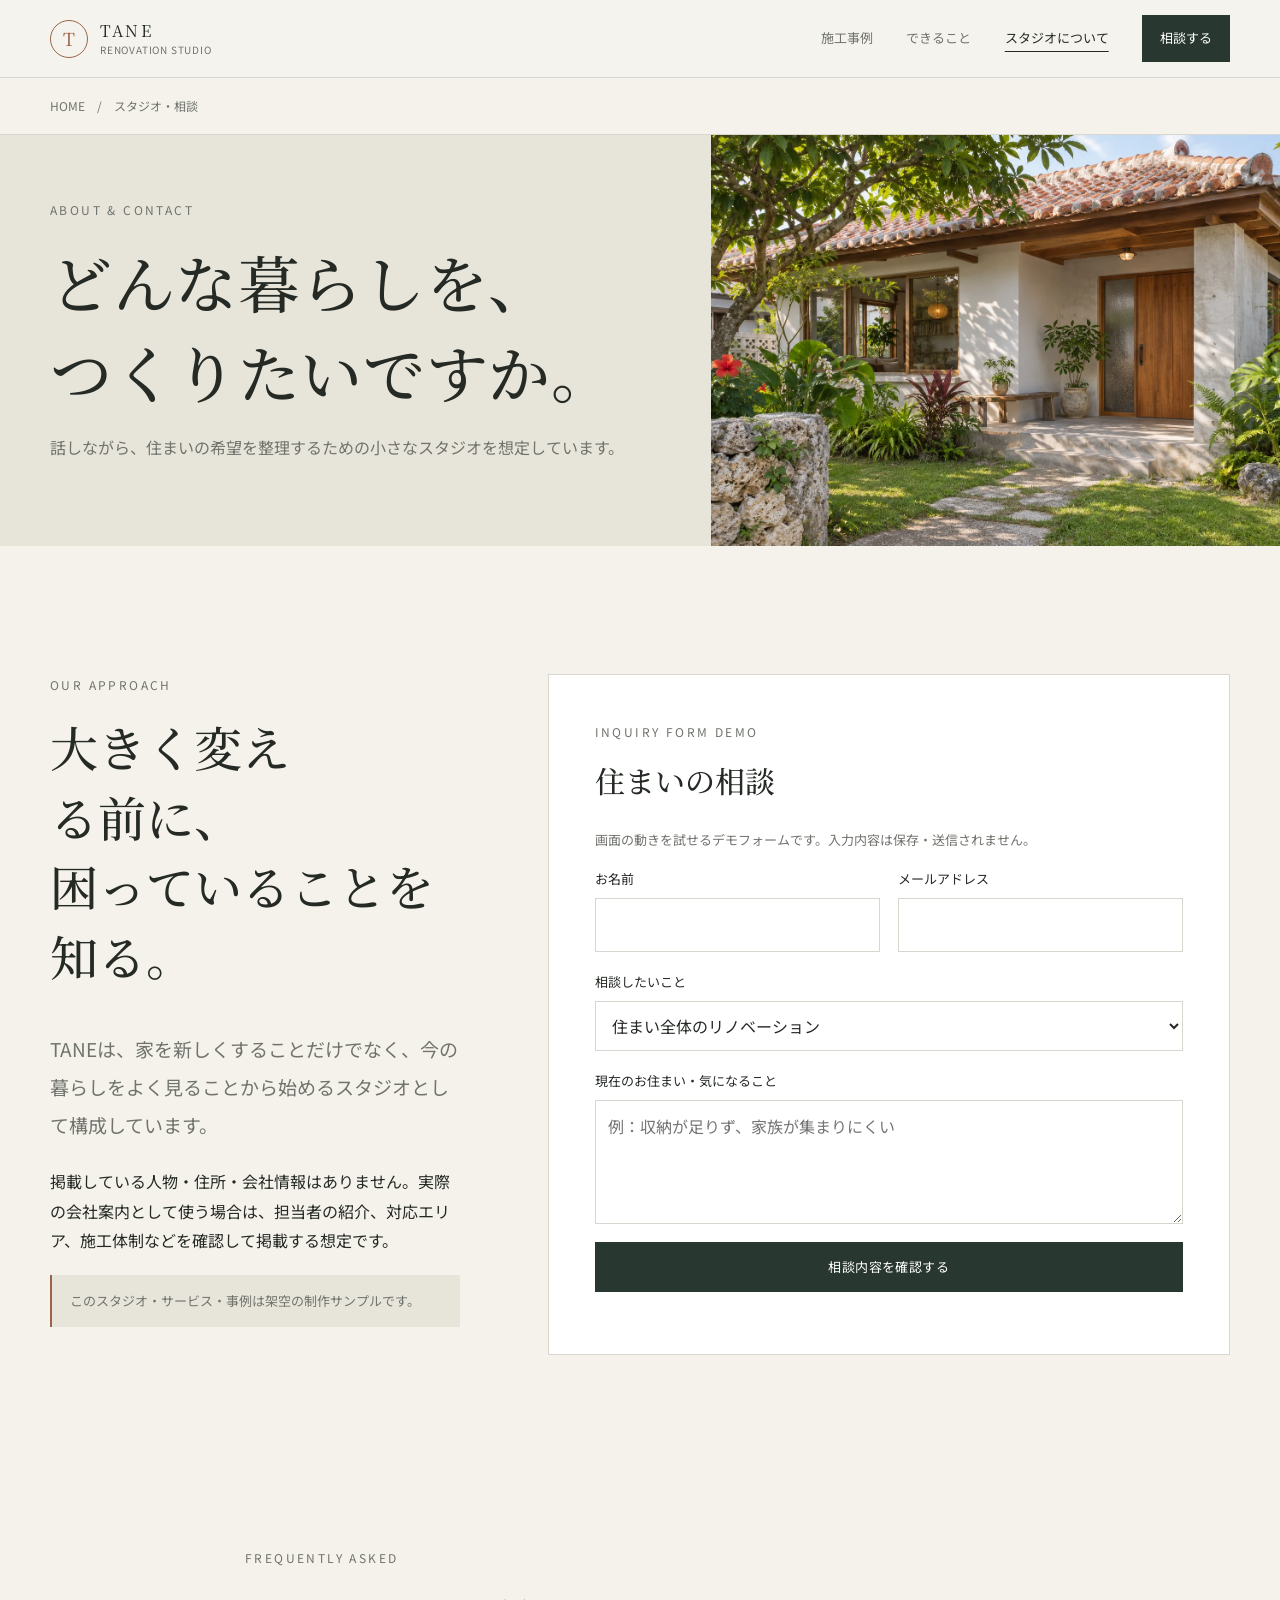
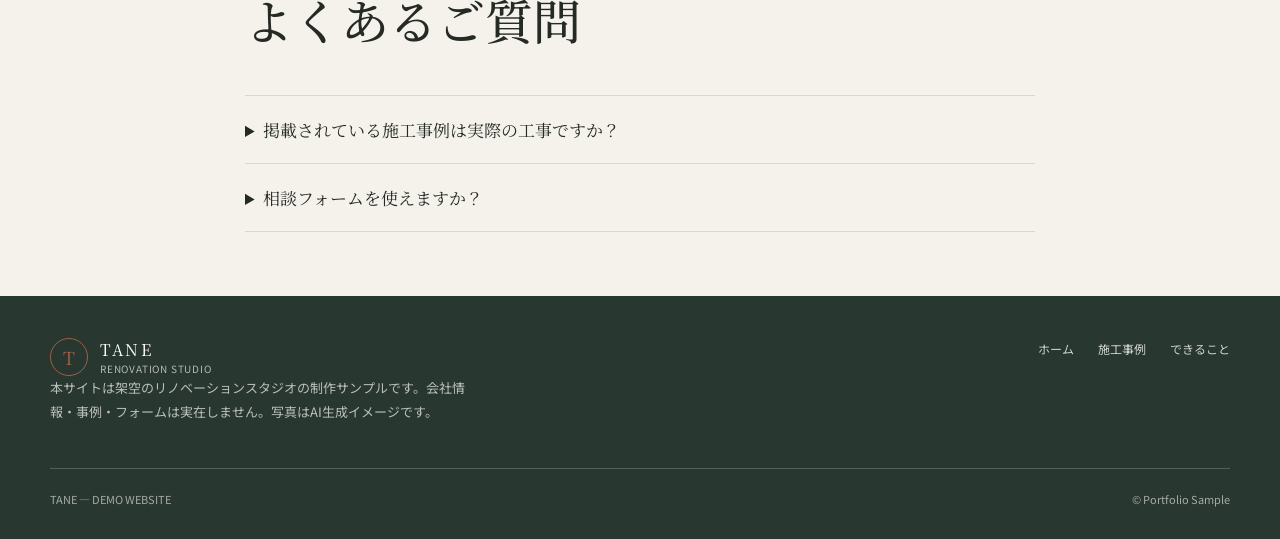
<file: tane-renovation/contact.html>
<!doctype html>
<html lang="ja">
<head>
<meta charset="utf-8"><meta name="viewport" content="width=device-width, initial-scale=1">
<title>スタジオ・相談｜TANE</title>
<meta name="description" content="TANEの考え方と住まいの相談フォームを紹介する、架空の制作サンプルです。フォームは送信されません。">
<link rel="canonical" href="https://agarieyrn-create.github.io/tane-renovation/contact.html">
<link href="../portfolio-sites.css" rel="stylesheet"><script src="../portfolio-sites.js" defer></script>
</head>
<body class="tane">
<header class="site-header"><a class="brand" href="index.html"><span class="brand-mark">T</span><span class="brand-name">TANE<span class="brand-sub">RENOVATION STUDIO</span></span></a><button class="menu-toggle" type="button" aria-expanded="false" aria-controls="site-nav">MENU</button><nav class="site-nav" id="site-nav" aria-label="メインメニュー"><a href="works.html">施工事例</a><a href="service.html">できること</a><a href="contact.html" aria-current="page">スタジオについて</a><a class="nav-cta" href="#inquiry">相談する</a></nav></header>
<div class="breadcrumb"><div class="wrap"><a href="index.html">HOME</a>　/　スタジオ・相談</div></div>
<main>
<section class="hero hero--inner"><div class="inner-copy"><p class="kicker">About &amp; contact</p><h1>どんな暮らしを、<br>つくりたいですか。</h1><p>話しながら、住まいの希望を整理するための小さなスタジオを想定しています。</p></div><img class="hero-image" src="assets/exterior.webp" alt="緑の中にある家の外観イメージ" fetchpriority="high"></section>
<section class="section"><div class="wrap form-shell" id="inquiry">
<div><p class="kicker">Our approach</p><h2>大きく変える前に、<br>困っていることを知る。</h2><p class="lead">TANEは、家を新しくすることだけでなく、今の暮らしをよく見ることから始めるスタジオとして構成しています。</p><p>掲載している人物・住所・会社情報はありません。実際の会社案内として使う場合は、担当者の紹介、対応エリア、施工体制などを確認して掲載する想定です。</p><p class="stateless-note">このスタジオ・サービス・事例は架空の制作サンプルです。</p></div>
<div class="form-panel"><p class="kicker">Inquiry form demo</p><h2 style="font-size:30px">住まいの相談</h2><p class="small">画面の動きを試せるデモフォームです。入力内容は保存・送信されません。</p>
<form data-demo-form>
<div class="form-grid">
<div class="field"><label for="name">お名前</label><input id="name" name="name" autocomplete="name" required></div>
<div class="field"><label for="email">メールアドレス</label><input id="email" name="email" type="email" autocomplete="email" required></div>
<div class="field full"><label for="topic">相談したいこと</label><select id="topic" name="topic"><option>住まい全体のリノベーション</option><option>キッチン・水まわり</option><option>素材・収納の相談</option><option>まずは困りごとの整理</option></select></div>
<div class="field full"><label for="message">現在のお住まい・気になること</label><textarea id="message" name="message" placeholder="例：収納が足りず、家族が集まりにくい"></textarea></div>
<div class="field full"><button class="button" type="submit">相談内容を確認する</button></div>
</div><p class="form-message" tabindex="-1" aria-live="polite"></p>
</form></div></div></section>
<section class="section section--small"><div class="wrap narrow"><p class="kicker">Frequently asked</p><h2>よくあるご質問</h2><details><summary>掲載されている施工事例は実際の工事ですか？</summary><p>いいえ。ポートフォリオ用の架空の施工イメージです。</p></details><details><summary>相談フォームを使えますか？</summary><p>このデモでは入力内容は送信されません。実際のサイトでは連絡手段や保存先に合わせて設定します。</p></details></div></section>
</main>
<footer class="page-footer"><div class="wrap"><div class="footer-top"><div><a class="brand" href="index.html" style="color:#fff;text-decoration:none"><span class="brand-mark">T</span><span class="brand-name">TANE<span class="brand-sub" style="color:rgba(255,255,255,.65)">RENOVATION STUDIO</span></span></a><p>本サイトは架空のリノベーションスタジオの制作サンプルです。会社情報・事例・フォームは実在しません。写真はAI生成イメージです。</p></div><nav class="footer-nav"><a href="index.html">ホーム</a><a href="works.html">施工事例</a><a href="service.html">できること</a></nav></div><div class="footer-bottom"><span>TANE — DEMO WEBSITE</span><span>© Portfolio Sample</span></div></div></footer>
</body>
</html>
</file>
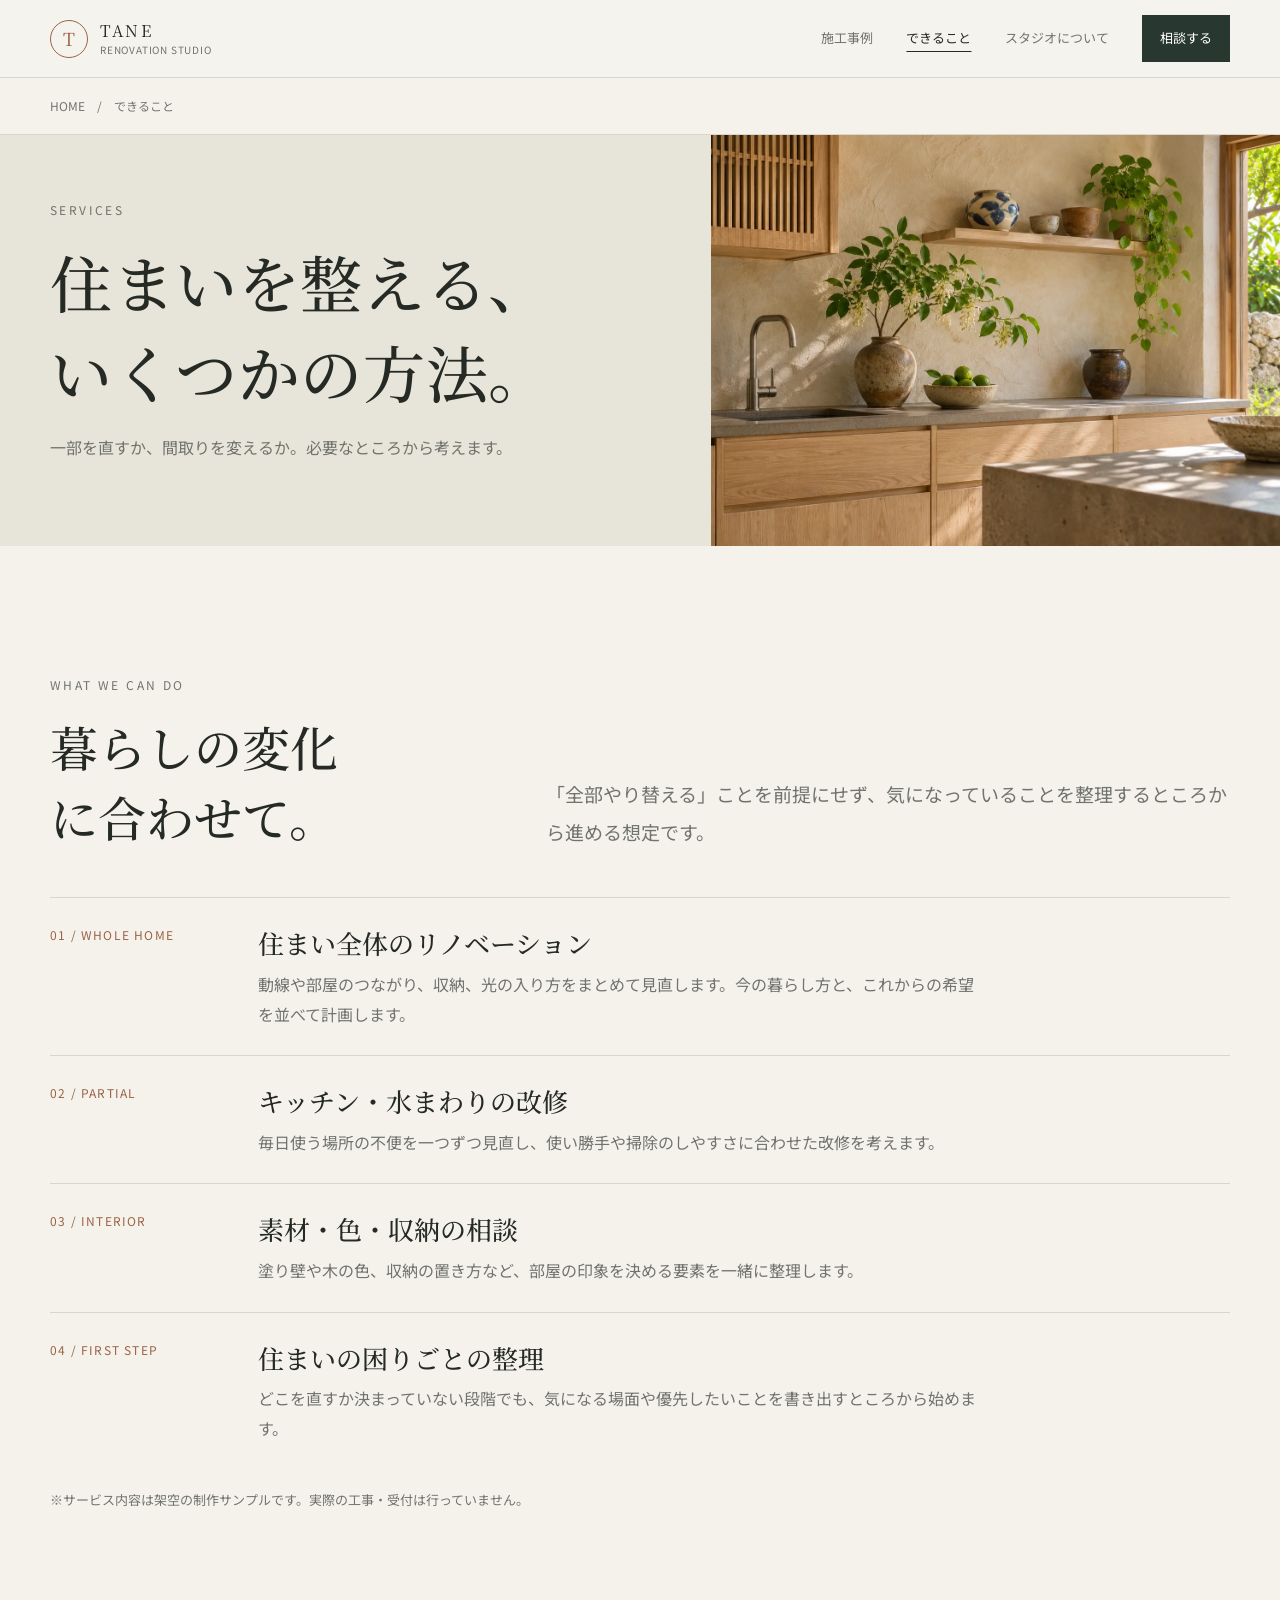
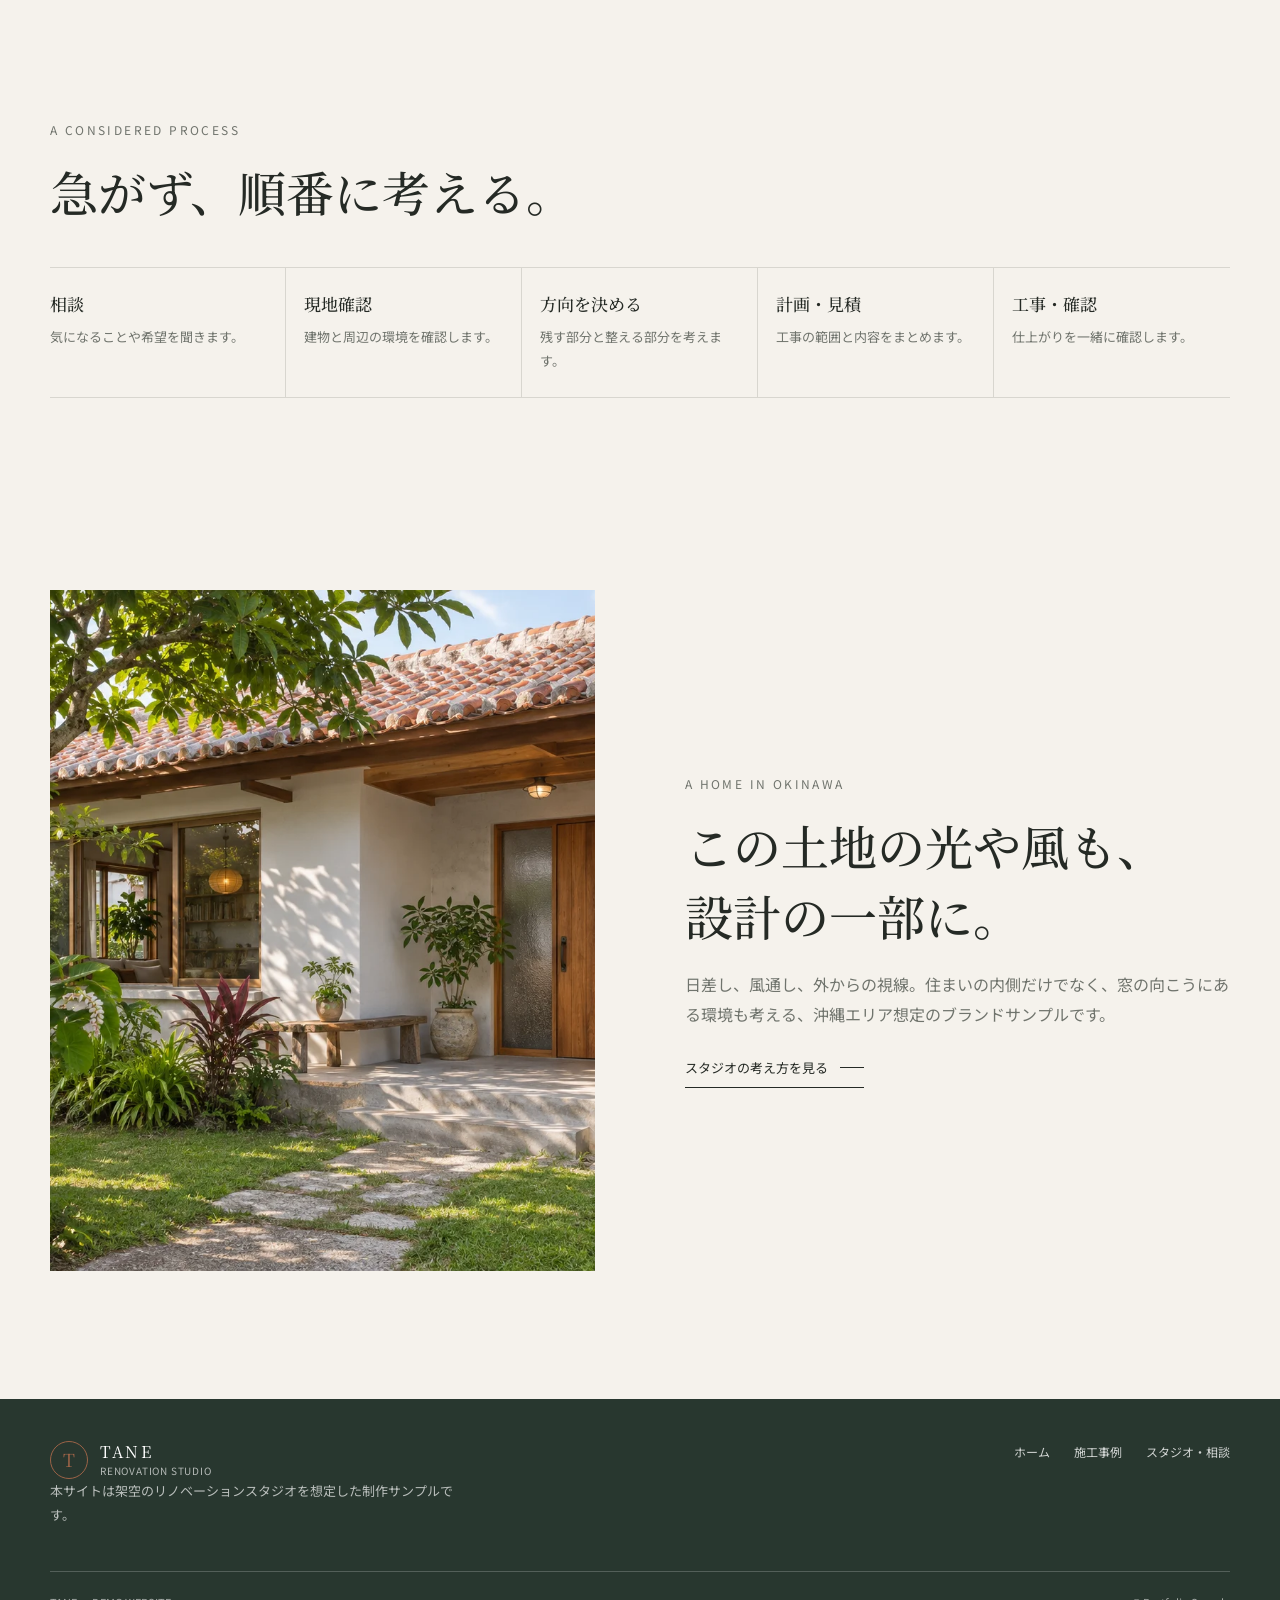
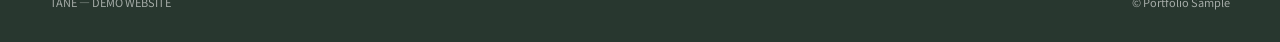
<file: tane-renovation/service.html>
<!doctype html>
<html lang="ja">
<head>
<meta charset="utf-8"><meta name="viewport" content="width=device-width, initial-scale=1">
<title>できること｜TANE</title>
<meta name="description" content="暮らしの見直しから住まいのリノベーションまで。TANEのサービスを紹介する架空の制作サンプルです。">
<link rel="canonical" href="https://agarieyrn-create.github.io/tane-renovation/service.html">
<link href="../portfolio-sites.css" rel="stylesheet"><script src="../portfolio-sites.js" defer></script>
</head>
<body class="tane">
<header class="site-header"><a class="brand" href="index.html"><span class="brand-mark">T</span><span class="brand-name">TANE<span class="brand-sub">RENOVATION STUDIO</span></span></a><button class="menu-toggle" type="button" aria-expanded="false" aria-controls="site-nav">MENU</button><nav class="site-nav" id="site-nav" aria-label="メインメニュー"><a href="works.html">施工事例</a><a href="service.html" aria-current="page">できること</a><a href="contact.html">スタジオについて</a><a class="nav-cta" href="contact.html#inquiry">相談する</a></nav></header>
<div class="breadcrumb"><div class="wrap"><a href="index.html">HOME</a>　/　できること</div></div>
<main>
<section class="hero hero--inner"><div class="inner-copy"><p class="kicker">Services</p><h1>住まいを整える、<br>いくつかの方法。</h1><p>一部を直すか、間取りを変えるか。必要なところから考えます。</p></div><img class="hero-image" src="assets/detail.webp" alt="木と塗り壁を組み合わせた室内" fetchpriority="high"></section>
<section class="section"><div class="wrap">
<div class="section-head"><div><p class="kicker">What we can do</p><h2>暮らしの変化に合わせて。</h2></div><p class="lead">「全部やり替える」ことを前提にせず、気になっていることを整理するところから進める想定です。</p></div>
<article class="service-row"><div class="service-label">01 / WHOLE HOME</div><div><h3>住まい全体のリノベーション</h3><p>動線や部屋のつながり、収納、光の入り方をまとめて見直します。今の暮らし方と、これからの希望を並べて計画します。</p></div></article>
<article class="service-row"><div class="service-label">02 / PARTIAL</div><div><h3>キッチン・水まわりの改修</h3><p>毎日使う場所の不便を一つずつ見直し、使い勝手や掃除のしやすさに合わせた改修を考えます。</p></div></article>
<article class="service-row"><div class="service-label">03 / INTERIOR</div><div><h3>素材・色・収納の相談</h3><p>塗り壁や木の色、収納の置き方など、部屋の印象を決める要素を一緒に整理します。</p></div></article>
<article class="service-row"><div class="service-label">04 / FIRST STEP</div><div><h3>住まいの困りごとの整理</h3><p>どこを直すか決まっていない段階でも、気になる場面や優先したいことを書き出すところから始めます。</p></div></article>
<p class="small" style="margin-top:18px">※サービス内容は架空の制作サンプルです。実際の工事・受付は行っていません。</p>
</div></section>
<section class="section section--small"><div class="wrap"><p class="kicker">A considered process</p><h2>急がず、順番に考える。</h2><div class="process-list" style="margin-top:30px"><article><h3>相談</h3><p>気になることや希望を聞きます。</p></article><article><h3>現地確認</h3><p>建物と周辺の環境を確認します。</p></article><article><h3>方向を決める</h3><p>残す部分と整える部分を考えます。</p></article><article><h3>計画・見積</h3><p>工事の範囲と内容をまとめます。</p></article><article><h3>工事・確認</h3><p>仕上がりを一緒に確認します。</p></article></div></div></section>
<section class="section"><div class="wrap split"><div class="split-media"><img src="assets/exterior.webp" alt="木の玄関と緑のある家" loading="lazy"></div><div class="split-copy"><p class="kicker">A home in Okinawa</p><h2>この土地の光や風も、<br>設計の一部に。</h2><p>日差し、風通し、外からの視線。住まいの内側だけでなく、窓の向こうにある環境も考える、沖縄エリア想定のブランドサンプルです。</p><a class="text-link" href="contact.html">スタジオの考え方を見る</a></div></div></section>
</main>
<footer class="page-footer"><div class="wrap"><div class="footer-top"><div><a class="brand" href="index.html" style="color:#fff;text-decoration:none"><span class="brand-mark">T</span><span class="brand-name">TANE<span class="brand-sub" style="color:rgba(255,255,255,.65)">RENOVATION STUDIO</span></span></a><p>本サイトは架空のリノベーションスタジオを想定した制作サンプルです。</p></div><nav class="footer-nav"><a href="index.html">ホーム</a><a href="works.html">施工事例</a><a href="contact.html">スタジオ・相談</a></nav></div><div class="footer-bottom"><span>TANE — DEMO WEBSITE</span><span>© Portfolio Sample</span></div></div></footer>
</body>
</html>
</file>
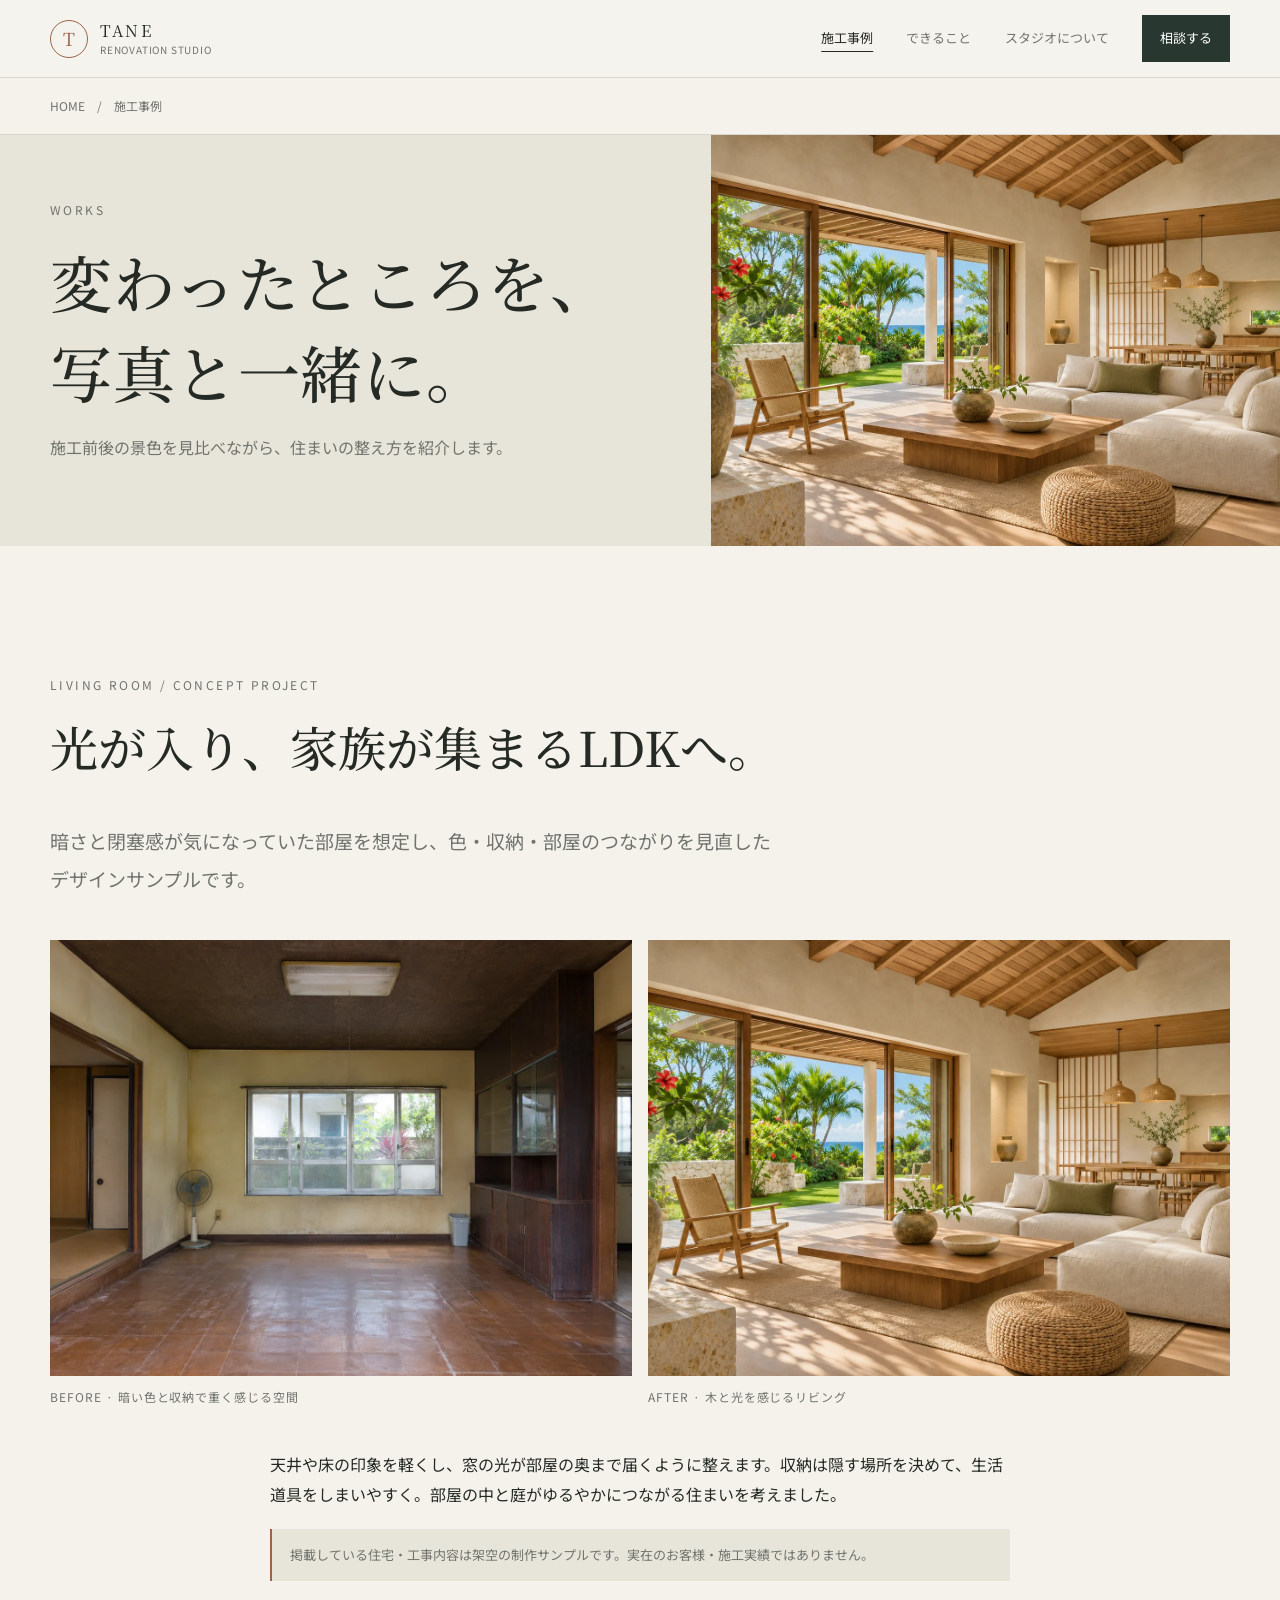
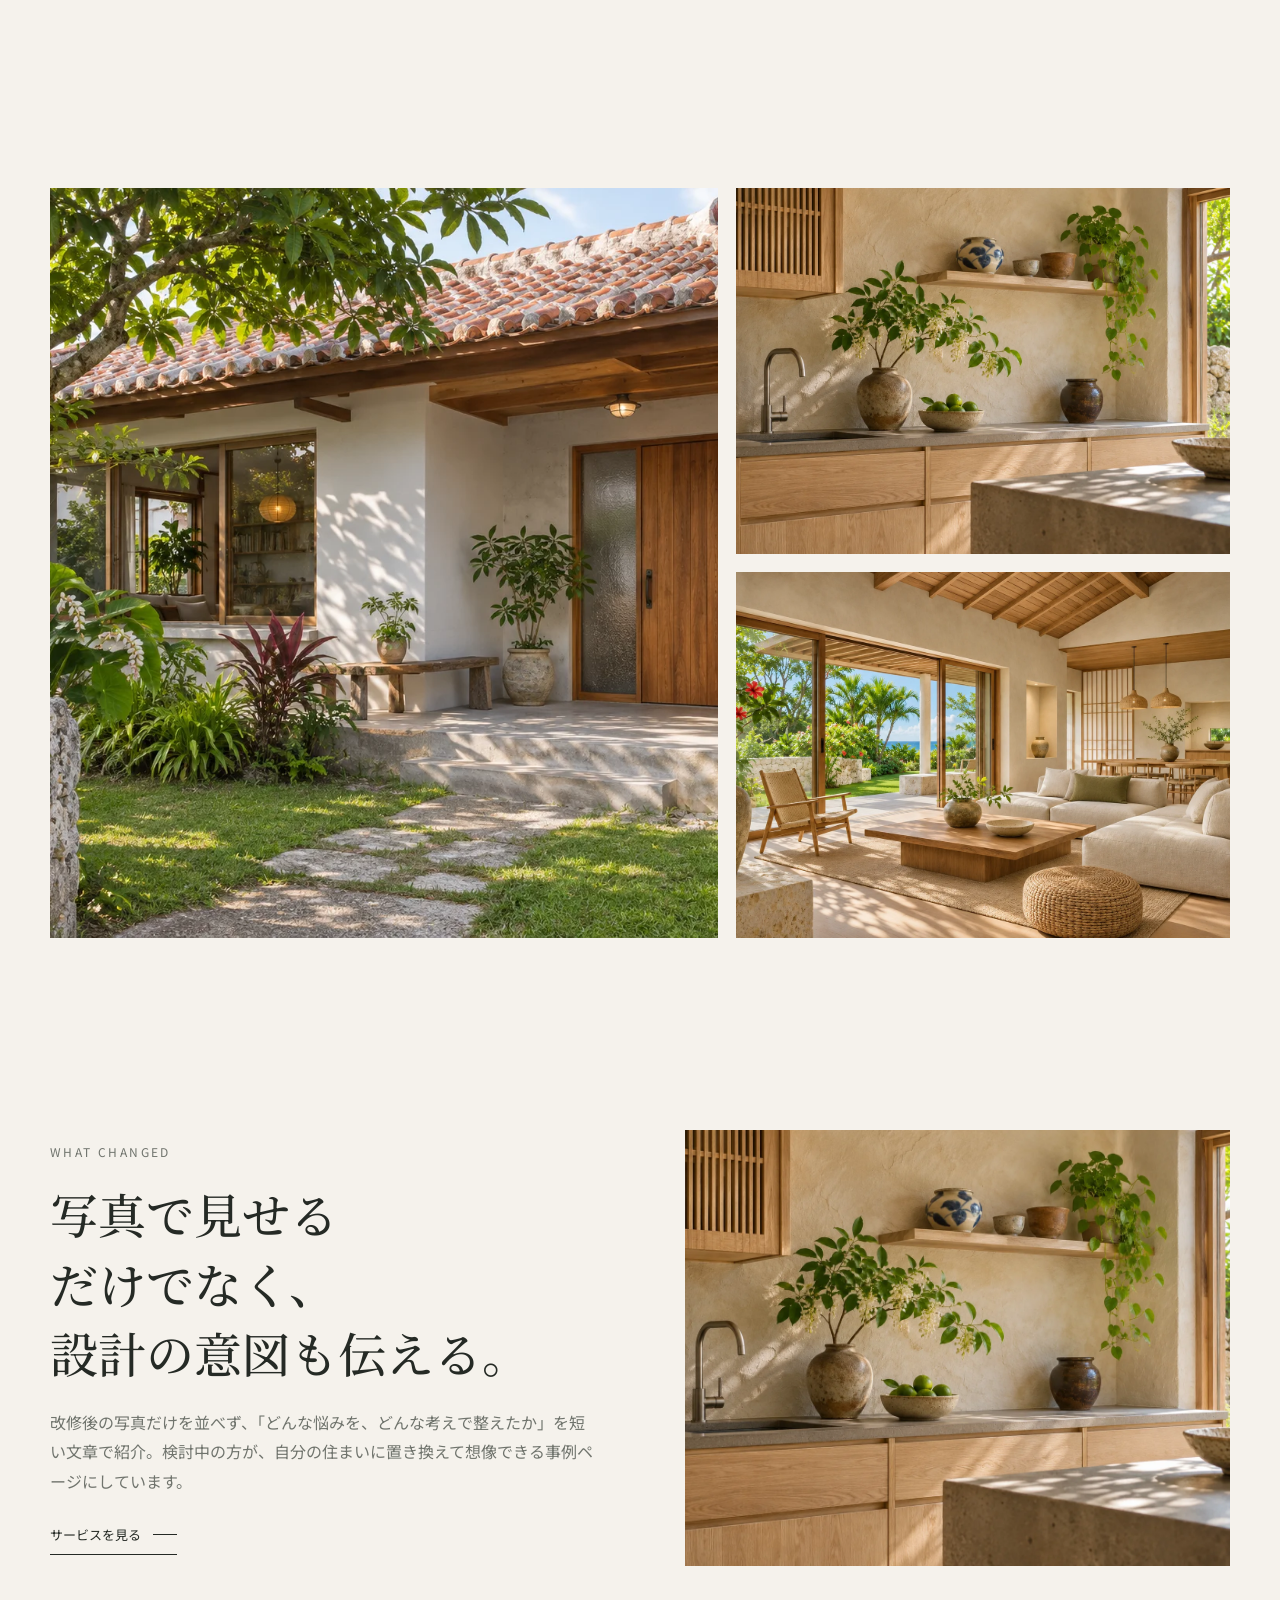
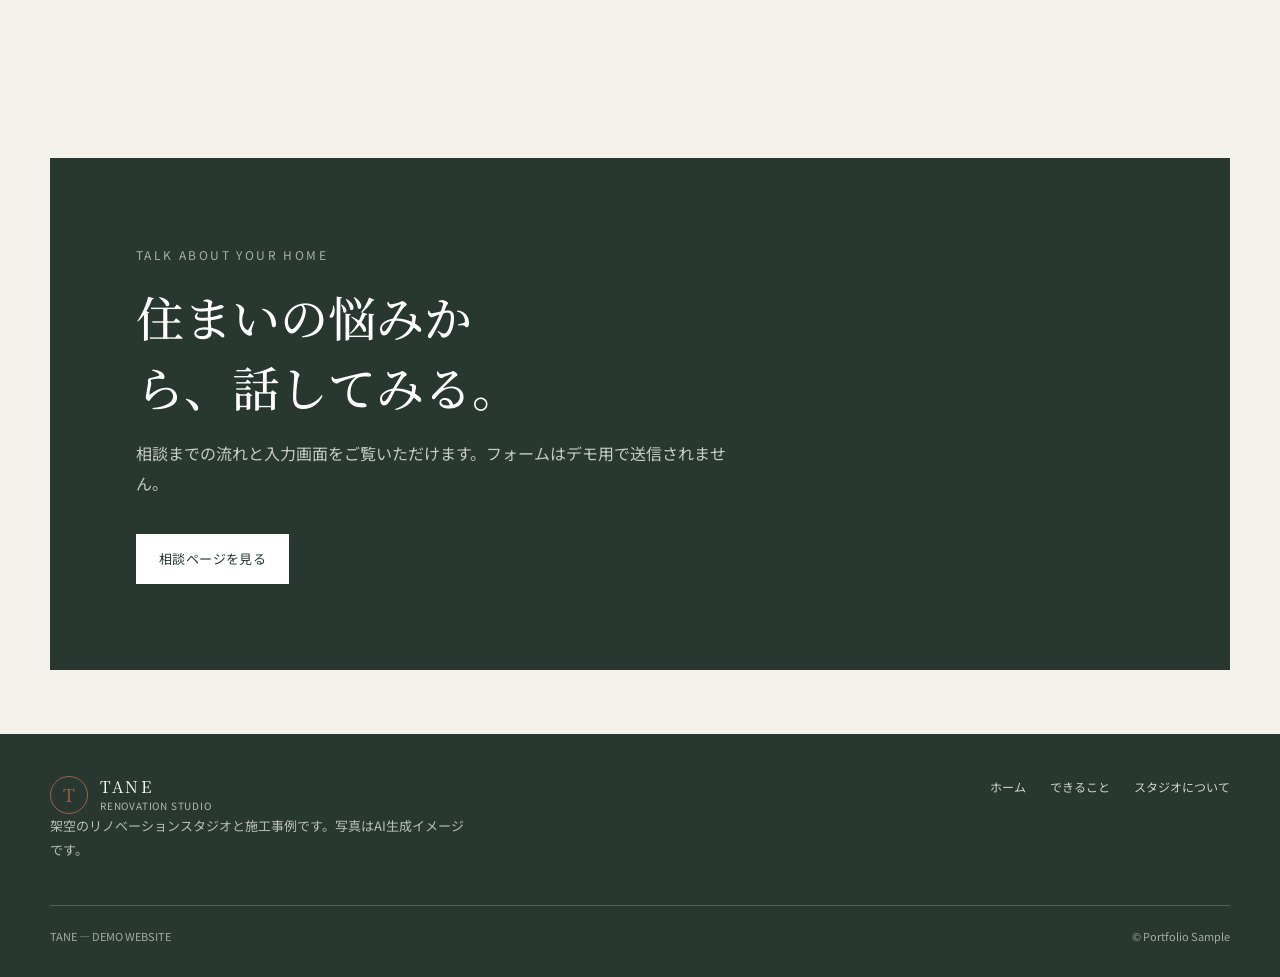
<file: tane-renovation/works.html>
<!doctype html>
<html lang="ja">
<head>
<meta charset="utf-8"><meta name="viewport" content="width=device-width, initial-scale=1">
<title>施工事例｜TANE</title>
<meta name="description" content="TANEの架空の施工事例ページです。改修前後の変化と、暮らしに合わせた設計の考え方を紹介します。">
<link rel="canonical" href="https://agarieyrn-create.github.io/tane-renovation/works.html">
<link href="../portfolio-sites.css" rel="stylesheet"><script src="../portfolio-sites.js" defer></script>
</head>
<body class="tane">
<header class="site-header"><a class="brand" href="index.html"><span class="brand-mark">T</span><span class="brand-name">TANE<span class="brand-sub">RENOVATION STUDIO</span></span></a><button class="menu-toggle" type="button" aria-expanded="false" aria-controls="site-nav">MENU</button><nav class="site-nav" id="site-nav" aria-label="メインメニュー"><a href="works.html" aria-current="page">施工事例</a><a href="service.html">できること</a><a href="contact.html">スタジオについて</a><a class="nav-cta" href="contact.html#inquiry">相談する</a></nav></header>
<div class="breadcrumb"><div class="wrap"><a href="index.html">HOME</a>　/　施工事例</div></div>
<main>
<section class="hero hero--inner"><div class="inner-copy"><p class="kicker">Works</p><h1>変わったところを、<br>写真と一緒に。</h1><p>施工前後の景色を見比べながら、住まいの整え方を紹介します。</p></div><img class="hero-image" src="assets/after.webp" alt="改修後の住まい" fetchpriority="high"></section>
<section class="section">
<div class="wrap">
<p class="kicker">Living room / concept project</p><h2>光が入り、家族が集まるLDKへ。</h2>
<p class="lead">暗さと閉塞感が気になっていた部屋を想定し、色・収納・部屋のつながりを見直したデザインサンプルです。</p>
<div class="compare" style="margin-top:42px"><figure><img src="assets/before.webp" alt="改修前のリビングのイメージ" loading="lazy"><figcaption>BEFORE · 暗い色と収納で重く感じる空間</figcaption></figure><figure><img src="assets/after.webp" alt="改修後のリビングのイメージ" loading="lazy"><figcaption>AFTER · 木と光を感じるリビング</figcaption></figure></div>
<div class="detail-copy" style="max-width:740px;margin:42px auto 0"><p>天井や床の印象を軽くし、窓の光が部屋の奥まで届くように整えます。収納は隠す場所を決めて、生活道具をしまいやすく。部屋の中と庭がゆるやかにつながる住まいを考えました。</p><p class="stateless-note">掲載している住宅・工事内容は架空の制作サンプルです。実在のお客様・施工実績ではありません。</p></div>
</div></section>
<section class="section section--small"><div class="wrap gallery"><img src="assets/exterior.webp" alt="緑に囲まれた住宅の外観イメージ" loading="lazy"><div class="gallery-stack"><img src="assets/detail.webp" alt="木のキッチンと塗り壁の素材" loading="lazy"><img src="assets/after.webp" alt="改修後のリビングイメージ" loading="lazy"></div></div></section>
<section class="section"><div class="wrap split"><div class="split-copy"><p class="kicker">What changed</p><h2>写真で見せるだけでなく、<br>設計の意図も伝える。</h2><p>改修後の写真だけを並べず、「どんな悩みを、どんな考えで整えたか」を短い文章で紹介。検討中の方が、自分の住まいに置き換えて想像できる事例ページにしています。</p><a class="text-link" href="service.html">サービスを見る</a></div><div class="split-media wide"><img src="assets/detail.webp" alt="素材を組み合わせた室内の一角" loading="lazy"></div></div></section>
<section class="section section--small"><div class="wrap"><div class="callout"><p class="kicker">Talk about your home</p><h2>住まいの悩みから、話してみる。</h2><p>相談までの流れと入力画面をご覧いただけます。フォームはデモ用で送信されません。</p><a class="button button--light" href="contact.html">相談ページを見る</a></div></div></section>
</main>
<footer class="page-footer"><div class="wrap"><div class="footer-top"><div><a class="brand" href="index.html" style="color:#fff;text-decoration:none"><span class="brand-mark">T</span><span class="brand-name">TANE<span class="brand-sub" style="color:rgba(255,255,255,.65)">RENOVATION STUDIO</span></span></a><p>架空のリノベーションスタジオと施工事例です。写真はAI生成イメージです。</p></div><nav class="footer-nav"><a href="index.html">ホーム</a><a href="service.html">できること</a><a href="contact.html">スタジオについて</a></nav></div><div class="footer-bottom"><span>TANE — DEMO WEBSITE</span><span>© Portfolio Sample</span></div></div></footer>
</body>
</html>
</file>
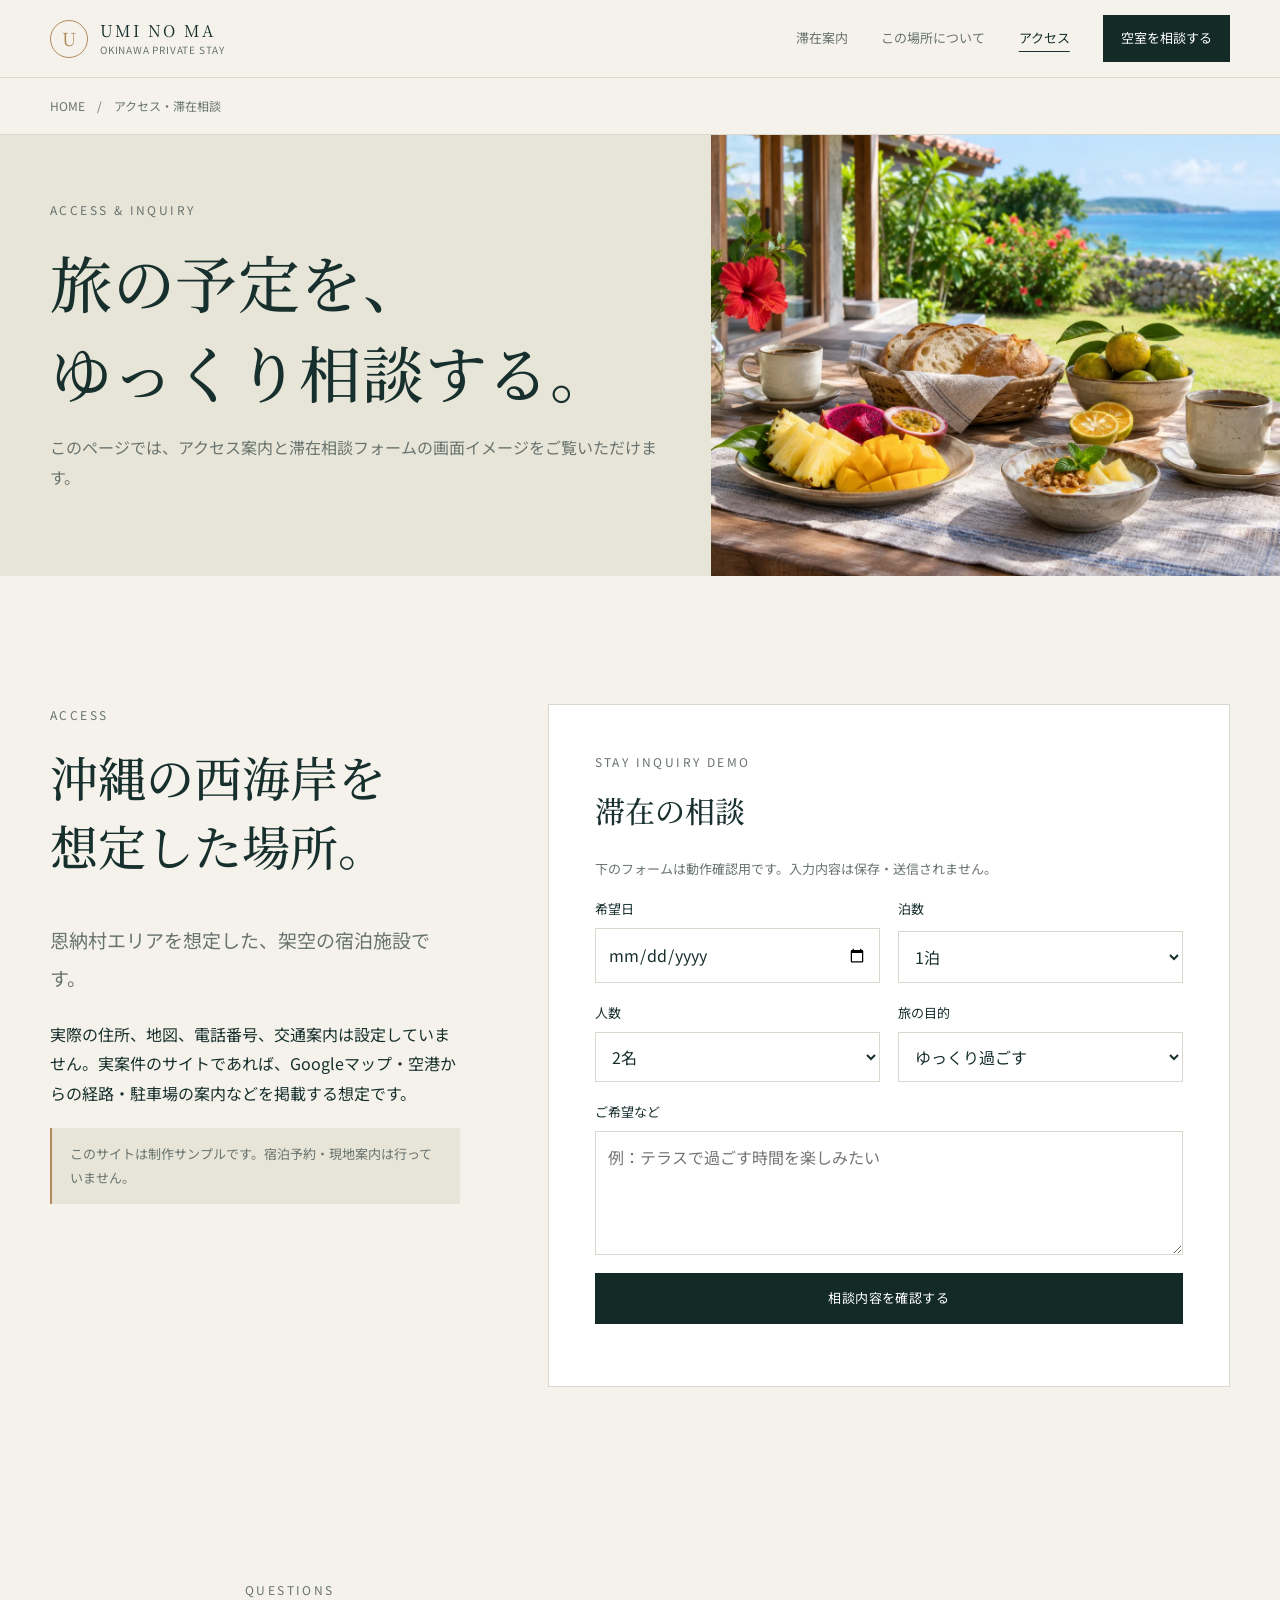
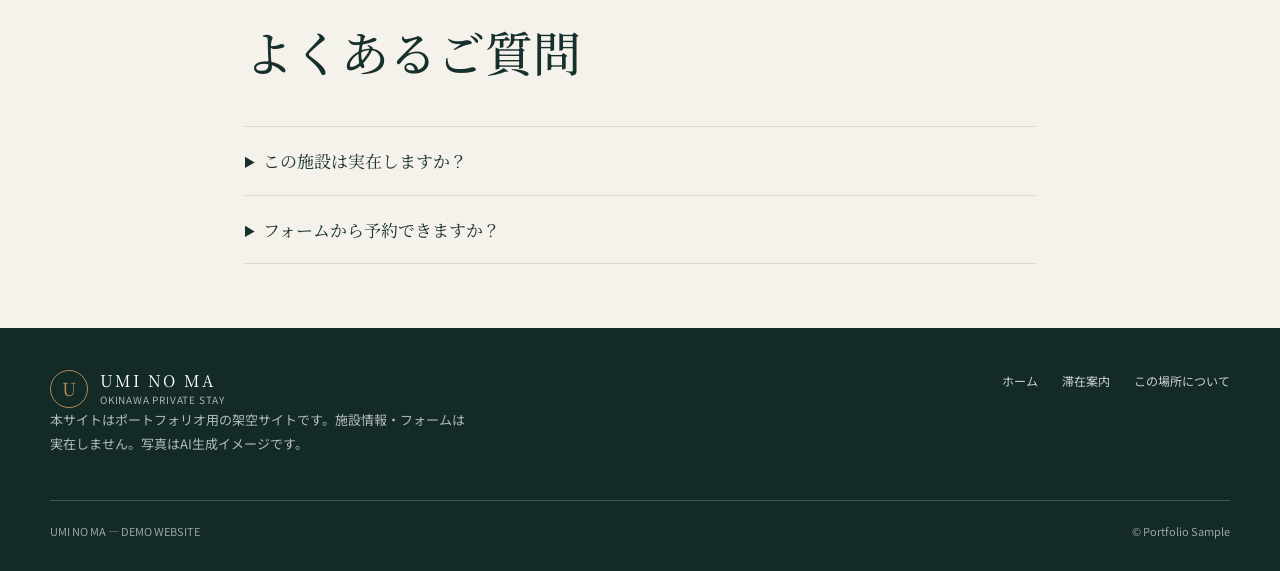
<file: umi-no-ma/reserve.html>
<!doctype html>
<html lang="ja">
<head>
<meta charset="utf-8"><meta name="viewport" content="width=device-width, initial-scale=1">
<title>アクセス・滞在相談｜UMI NO MA</title>
<meta name="description" content="UMI NO MAのアクセス案内と滞在相談フォームの制作サンプルです。入力内容は送信されません。">
<link rel="canonical" href="https://agarieyrn-create.github.io/umi-no-ma/reserve.html">
<link href="../portfolio-sites.css" rel="stylesheet"><script src="../portfolio-sites.js" defer></script>
</head>
<body class="villa">
<header class="site-header"><a class="brand" href="index.html"><span class="brand-mark">U</span><span class="brand-name">UMI NO MA<span class="brand-sub">OKINAWA PRIVATE STAY</span></span></a><button class="menu-toggle" type="button" aria-expanded="false" aria-controls="site-nav">MENU</button><nav class="site-nav" id="site-nav" aria-label="メインメニュー"><a href="stay.html">滞在案内</a><a href="story.html">この場所について</a><a href="reserve.html" aria-current="page">アクセス</a><a class="nav-cta" href="#inquiry">空室を相談する</a></nav></header>
<div class="breadcrumb"><div class="wrap"><a href="index.html">HOME</a>　/　アクセス・滞在相談</div></div>
<main>
<section class="hero hero--inner"><div class="inner-copy"><p class="kicker">Access &amp; inquiry</p><h1>旅の予定を、<br>ゆっくり相談する。</h1><p>このページでは、アクセス案内と滞在相談フォームの画面イメージをご覧いただけます。</p></div><img class="hero-image" src="assets/breakfast.webp" alt="朝のテラスに用意された食卓" fetchpriority="high"></section>
<section class="section"><div class="wrap form-shell" id="inquiry">
<div><p class="kicker">Access</p><h2>沖縄の西海岸を<br>想定した場所。</h2><p class="lead">恩納村エリアを想定した、架空の宿泊施設です。</p><p>実際の住所、地図、電話番号、交通案内は設定していません。実案件のサイトであれば、Googleマップ・空港からの経路・駐車場の案内などを掲載する想定です。</p><p class="stateless-note">このサイトは制作サンプルです。宿泊予約・現地案内は行っていません。</p></div>
<div class="form-panel"><p class="kicker">Stay inquiry demo</p><h2 style="font-size:30px">滞在の相談</h2><p class="small">下のフォームは動作確認用です。入力内容は保存・送信されません。</p>
<form data-demo-form>
<div class="form-grid">
<div class="field"><label for="arrival">希望日</label><input id="arrival" name="arrival" type="date" required></div>
<div class="field"><label for="nights">泊数</label><select id="nights" name="nights"><option>1泊</option><option>2泊</option><option>3泊以上</option></select></div>
<div class="field"><label for="guests">人数</label><select id="guests" name="guests"><option>2名</option><option>3名</option><option>4名</option><option>5名以上</option></select></div>
<div class="field"><label for="purpose">旅の目的</label><select id="purpose" name="purpose"><option>ゆっくり過ごす</option><option>家族旅行</option><option>記念日の旅行</option><option>その他</option></select></div>
<div class="field full"><label for="message">ご希望など</label><textarea id="message" name="message" placeholder="例：テラスで過ごす時間を楽しみたい"></textarea></div>
<div class="field full"><button class="button" type="submit">相談内容を確認する</button></div>
</div><p class="form-message" tabindex="-1" aria-live="polite"></p>
</form></div>
</div></section>
<section class="section section--small"><div class="wrap narrow"><p class="kicker">Questions</p><h2>よくあるご質問</h2><details><summary>この施設は実在しますか？</summary><p>いいえ。ポートフォリオ用に制作した架空のサイトです。</p></details><details><summary>フォームから予約できますか？</summary><p>フォームは画面デモです。入力内容は送信されず、予約も成立しません。</p></details></div></section>
</main>
<footer class="page-footer"><div class="wrap"><div class="footer-top"><div><a class="brand" href="index.html" style="color:#fff;text-decoration:none"><span class="brand-mark">U</span><span class="brand-name">UMI NO MA<span class="brand-sub" style="color:rgba(255,255,255,.65)">OKINAWA PRIVATE STAY</span></span></a><p>本サイトはポートフォリオ用の架空サイトです。施設情報・フォームは実在しません。写真はAI生成イメージです。</p></div><nav class="footer-nav"><a href="index.html">ホーム</a><a href="stay.html">滞在案内</a><a href="story.html">この場所について</a></nav></div><div class="footer-bottom"><span>UMI NO MA — DEMO WEBSITE</span><span>© Portfolio Sample</span></div></div></footer>
</body>
</html>
</file>
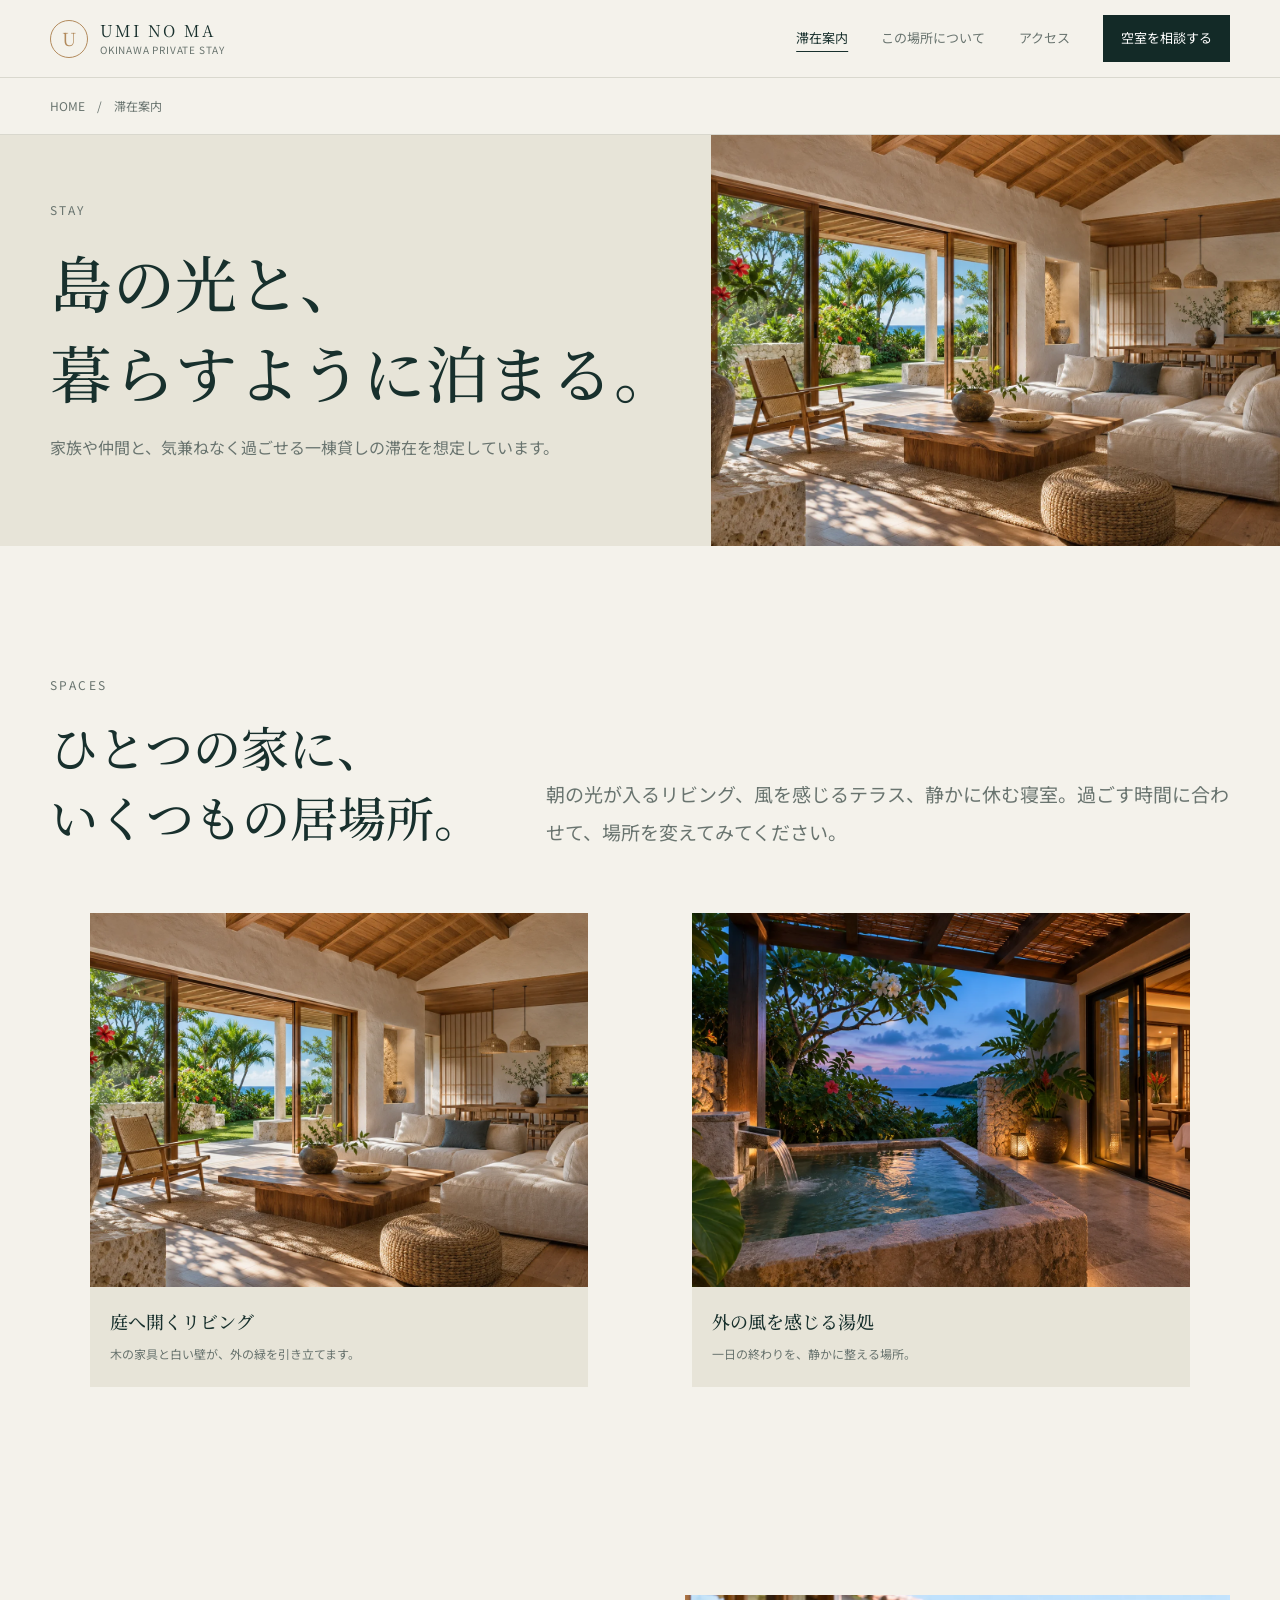
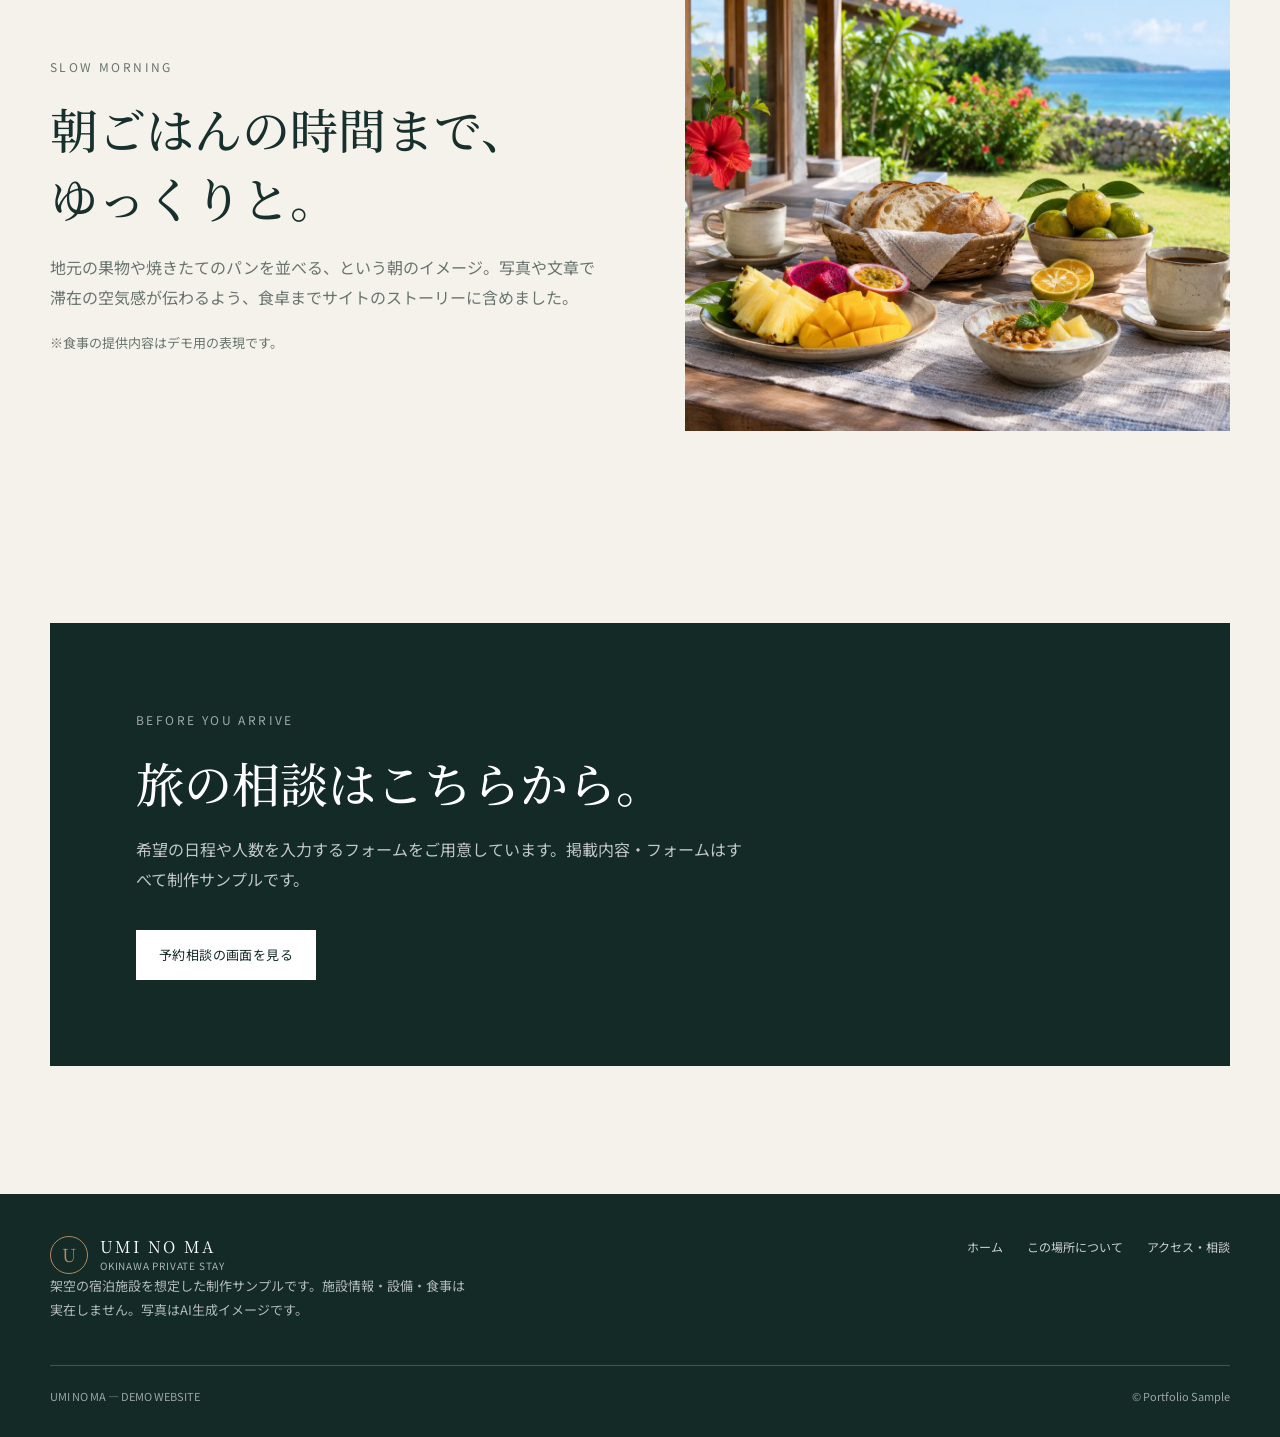
<file: umi-no-ma/stay.html>
<!doctype html>
<html lang="ja">
<head>
<meta charset="utf-8"><meta name="viewport" content="width=device-width, initial-scale=1">
<title>滞在案内｜UMI NO MA</title>
<meta name="description" content="UMI NO MAの滞在空間を紹介する、架空のヴィラサイト制作サンプルです。">
<link rel="canonical" href="https://agarieyrn-create.github.io/umi-no-ma/stay.html">
<link href="../portfolio-sites.css" rel="stylesheet"><script src="../portfolio-sites.js" defer></script>
</head>
<body class="villa">
<header class="site-header"><a class="brand" href="index.html"><span class="brand-mark">U</span><span class="brand-name">UMI NO MA<span class="brand-sub">OKINAWA PRIVATE STAY</span></span></a><button class="menu-toggle" type="button" aria-expanded="false" aria-controls="site-nav">MENU</button><nav class="site-nav" id="site-nav" aria-label="メインメニュー"><a href="stay.html" aria-current="page">滞在案内</a><a href="story.html">この場所について</a><a href="reserve.html">アクセス</a><a class="nav-cta" href="reserve.html">空室を相談する</a></nav></header>
<div class="breadcrumb"><div class="wrap"><a href="index.html">HOME</a>　/　滞在案内</div></div>
<main>
<section class="hero hero--inner"><div class="inner-copy"><p class="kicker">Stay</p><h1>島の光と、<br>暮らすように泊まる。</h1><p>家族や仲間と、気兼ねなく過ごせる一棟貸しの滞在を想定しています。</p></div><img class="hero-image" src="assets/living.webp" alt="広々としたリビング" fetchpriority="high"></section>
<section class="section">
<div class="wrap"><div class="section-head"><div><p class="kicker">Spaces</p><h2>ひとつの家に、<br>いくつもの居場所。</h2></div><p class="lead">朝の光が入るリビング、風を感じるテラス、静かに休む寝室。過ごす時間に合わせて、場所を変えてみてください。</p></div>
<div class="grid-2">
<figure class="photo-card"><img src="assets/living.webp" alt="庭へ開くリビング" loading="lazy"><figcaption><b>庭へ開くリビング</b><span>木の家具と白い壁が、外の緑を引き立てます。</span></figcaption></figure>
<figure class="photo-card"><img src="assets/bath.webp" alt="外の風を感じる湯処" loading="lazy"><figcaption><b>外の風を感じる湯処</b><span>一日の終わりを、静かに整える場所。</span></figcaption></figure>
</div></div>
</section>
<section class="section section--small"><div class="wrap split split--reverse"><div class="split-media wide"><img src="assets/breakfast.webp" alt="テラスで楽しむ朝食" loading="lazy"></div><div class="split-copy"><p class="kicker">Slow morning</p><h2>朝ごはんの時間まで、<br>ゆっくりと。</h2><p>地元の果物や焼きたてのパンを並べる、という朝のイメージ。写真や文章で滞在の空気感が伝わるよう、食卓までサイトのストーリーに含めました。</p><p class="small">※食事の提供内容はデモ用の表現です。</p></div></div></section>
<section class="section"><div class="wrap"><div class="callout"><p class="kicker">Before you arrive</p><h2>旅の相談はこちらから。</h2><p>希望の日程や人数を入力するフォームをご用意しています。掲載内容・フォームはすべて制作サンプルです。</p><a class="button button--light" href="reserve.html">予約相談の画面を見る</a></div></div></section>
</main>
<footer class="page-footer"><div class="wrap"><div class="footer-top"><div><a class="brand" href="index.html" style="color:#fff;text-decoration:none"><span class="brand-mark">U</span><span class="brand-name">UMI NO MA<span class="brand-sub" style="color:rgba(255,255,255,.65)">OKINAWA PRIVATE STAY</span></span></a><p>架空の宿泊施設を想定した制作サンプルです。施設情報・設備・食事は実在しません。写真はAI生成イメージです。</p></div><nav class="footer-nav"><a href="index.html">ホーム</a><a href="story.html">この場所について</a><a href="reserve.html">アクセス・相談</a></nav></div><div class="footer-bottom"><span>UMI NO MA — DEMO WEBSITE</span><span>© Portfolio Sample</span></div></div></footer>
</body>
</html>
</file>
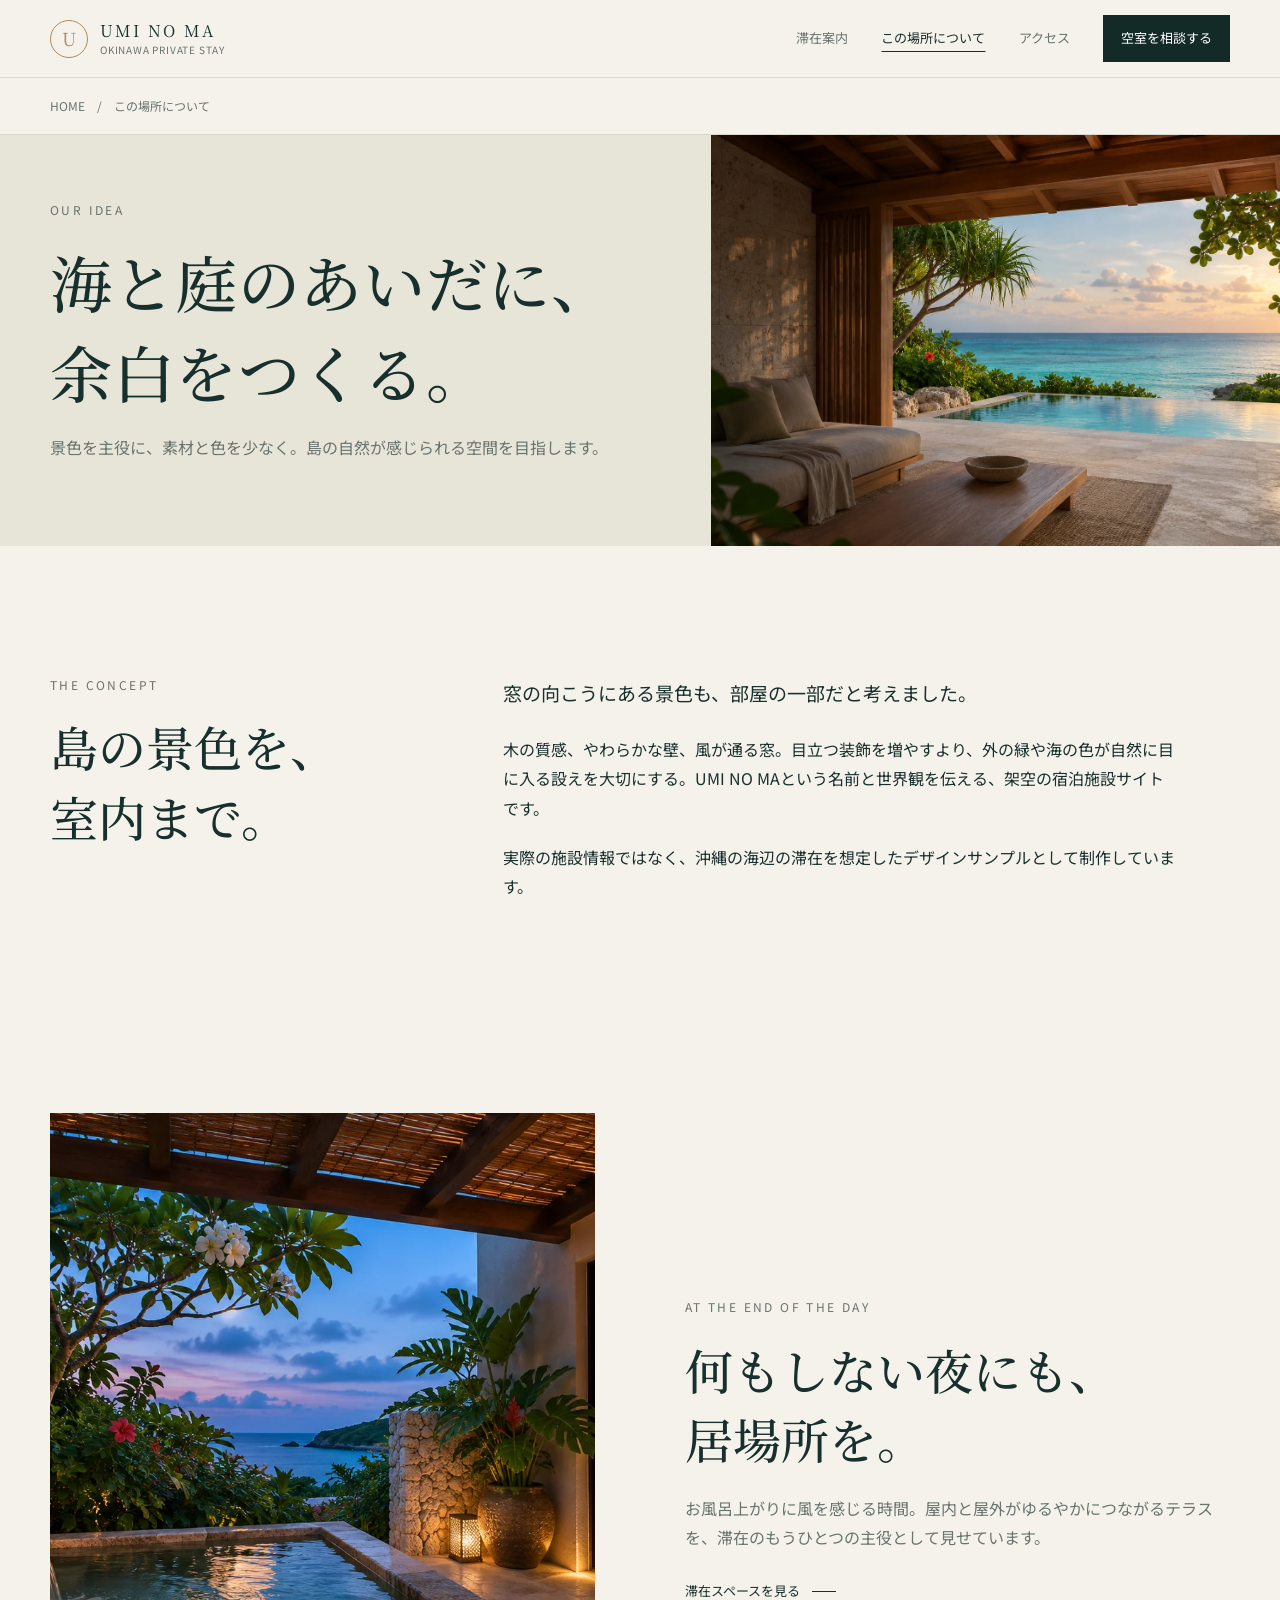
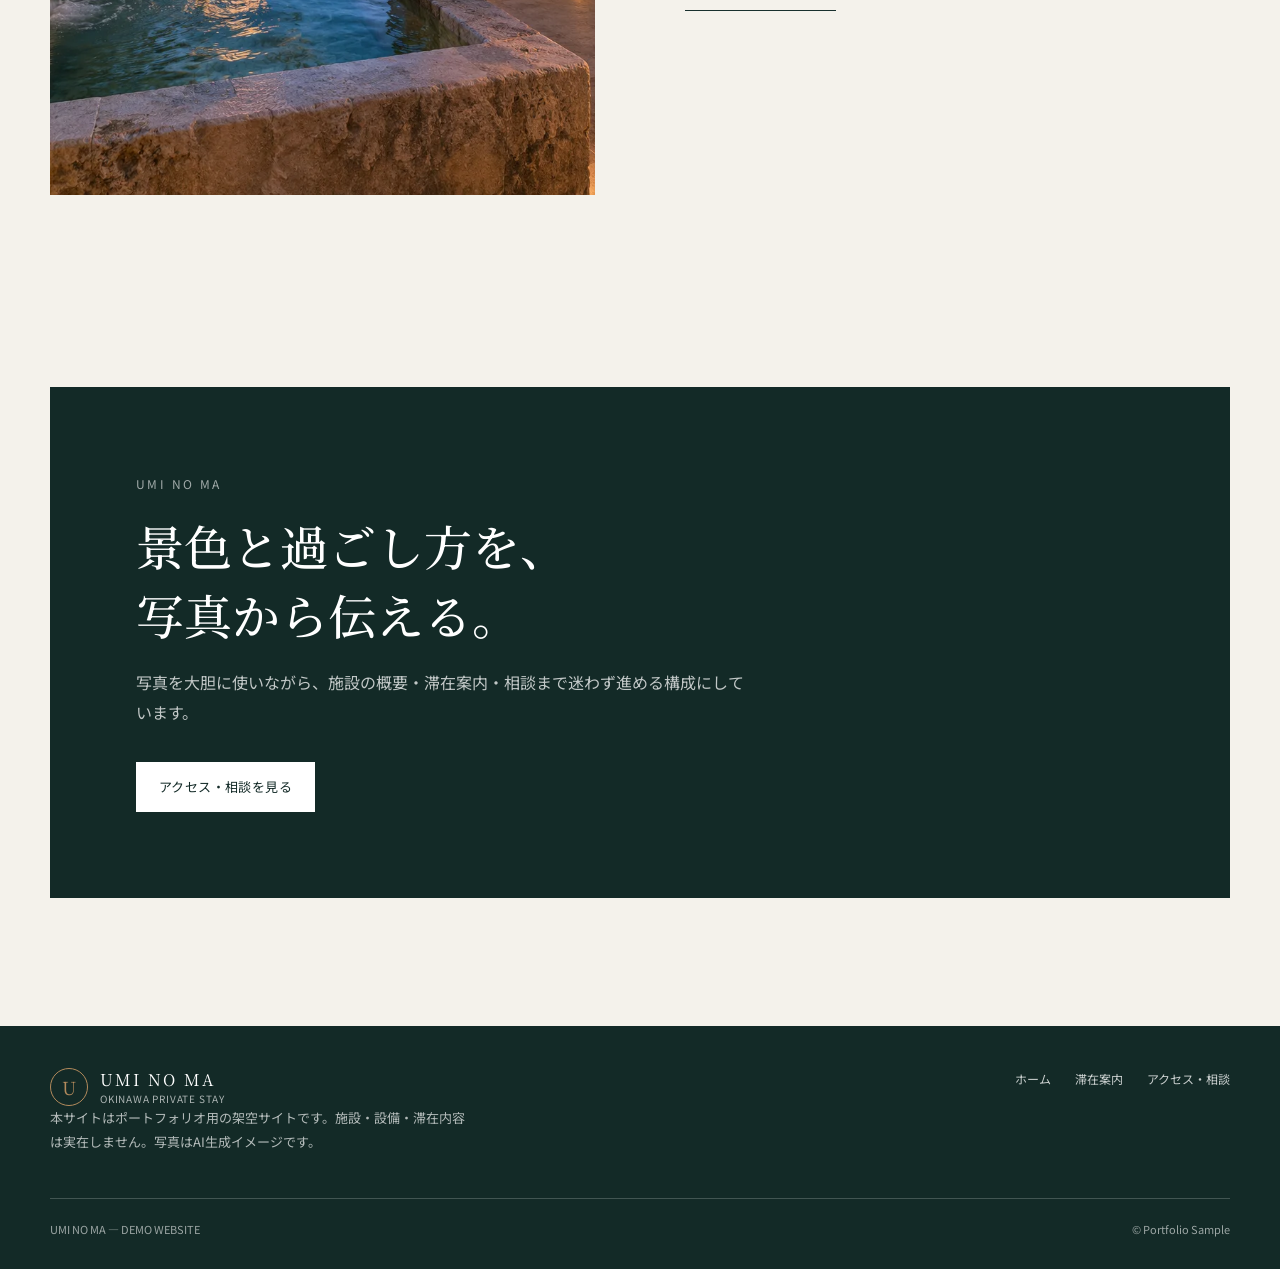
<file: umi-no-ma/story.html>
<!doctype html>
<html lang="ja">
<head>
<meta charset="utf-8"><meta name="viewport" content="width=device-width, initial-scale=1">
<title>この場所について｜UMI NO MA</title>
<meta name="description" content="UMI NO MAが大切にする、海と庭のあいだの過ごし方。架空のヴィラサイト制作サンプルです。">
<link rel="canonical" href="https://agarieyrn-create.github.io/umi-no-ma/story.html">
<link href="../portfolio-sites.css" rel="stylesheet"><script src="../portfolio-sites.js" defer></script>
</head>
<body class="villa">
<header class="site-header"><a class="brand" href="index.html"><span class="brand-mark">U</span><span class="brand-name">UMI NO MA<span class="brand-sub">OKINAWA PRIVATE STAY</span></span></a><button class="menu-toggle" type="button" aria-expanded="false" aria-controls="site-nav">MENU</button><nav class="site-nav" id="site-nav" aria-label="メインメニュー"><a href="stay.html">滞在案内</a><a href="story.html" aria-current="page">この場所について</a><a href="reserve.html">アクセス</a><a class="nav-cta" href="reserve.html">空室を相談する</a></nav></header>
<div class="breadcrumb"><div class="wrap"><a href="index.html">HOME</a>　/　この場所について</div></div>
<main>
<section class="hero hero--inner"><div class="inner-copy"><p class="kicker">Our idea</p><h1>海と庭のあいだに、<br>余白をつくる。</h1><p>景色を主役に、素材と色を少なく。島の自然が感じられる空間を目指します。</p></div><img class="hero-image" src="assets/hero.webp" alt="テラスから見渡す海と庭" fetchpriority="high"></section>
<section class="section"><div class="wrap intro"><div><p class="kicker">The concept</p><h2>島の景色を、<br>室内まで。</h2></div><div class="intro-copy"><p class="lead">窓の向こうにある景色も、部屋の一部だと考えました。</p><p>木の質感、やわらかな壁、風が通る窓。目立つ装飾を増やすより、外の緑や海の色が自然に目に入る設えを大切にする。UMI NO MAという名前と世界観を伝える、架空の宿泊施設サイトです。</p><p>実際の施設情報ではなく、沖縄の海辺の滞在を想定したデザインサンプルとして制作しています。</p></div></div></section>
<section class="section section--small"><div class="wrap split"><div class="split-media"><img src="assets/bath.webp" alt="日暮れのテラス" loading="lazy"></div><div class="split-copy"><p class="kicker">At the end of the day</p><h2>何もしない夜にも、<br>居場所を。</h2><p>お風呂上がりに風を感じる時間。屋内と屋外がゆるやかにつながるテラスを、滞在のもうひとつの主役として見せています。</p><a class="text-link" href="stay.html">滞在スペースを見る</a></div></div></section>
<section class="section"><div class="wrap callout"><p class="kicker">UMI NO MA</p><h2>景色と過ごし方を、<br>写真から伝える。</h2><p>写真を大胆に使いながら、施設の概要・滞在案内・相談まで迷わず進める構成にしています。</p><a class="button button--light" href="reserve.html">アクセス・相談を見る</a></div></section>
</main>
<footer class="page-footer"><div class="wrap"><div class="footer-top"><div><a class="brand" href="index.html" style="color:#fff;text-decoration:none"><span class="brand-mark">U</span><span class="brand-name">UMI NO MA<span class="brand-sub" style="color:rgba(255,255,255,.65)">OKINAWA PRIVATE STAY</span></span></a><p>本サイトはポートフォリオ用の架空サイトです。施設・設備・滞在内容は実在しません。写真はAI生成イメージです。</p></div><nav class="footer-nav"><a href="index.html">ホーム</a><a href="stay.html">滞在案内</a><a href="reserve.html">アクセス・相談</a></nav></div><div class="footer-bottom"><span>UMI NO MA — DEMO WEBSITE</span><span>© Portfolio Sample</span></div></div></footer>
</body>
</html>
</file>
<file: izakaya-lp/style.css>
*{box-sizing:border-box;margin:0;padding:0}
:root{--ink:#f4ead9;--bg:#1c1512;--tint:#271d18;--accent:#c8402b;--gold:#e9b45a;--line:#4a3a30}
html{scroll-padding-top:16px}
body{font-family:"Noto Sans JP",sans-serif;background:var(--bg);color:var(--ink);line-height:1.9;font-size:16px;-webkit-font-smoothing:antialiased}
a{color:inherit}
h1,h2,.brand{font-family:"Noto Serif JP",serif}
.wrap{max-width:1000px;margin:0 auto;padding:0 20px}
.demo{background:#000;text-align:center;font-size:12px;padding:5px}
header{border-bottom:1px solid var(--line)}
header .wrap{display:flex;justify-content:space-between;align-items:center;min-height:68px;gap:12px}
.brand{font-weight:900;font-size:22px;text-decoration:none;white-space:nowrap}
header nav{display:flex;gap:22px;align-items:center;font-size:14px}
header nav a{text-decoration:none}
.btn-s{background:var(--accent);color:#fff;padding:9px 16px;font-weight:700;white-space:nowrap}
.hero{position:relative;padding-bottom:48px}
.shot{overflow:hidden;aspect-ratio:3/2;max-height:78vh;width:100%}
.shot img{display:block;width:100%;height:100%;object-fit:cover;object-position:45% 35%}
@media(min-width:1100px){
  .hero{display:flex;align-items:flex-end;min-height:min(680px,66.6vw);padding:0;overflow:hidden}
  .shot{position:absolute;inset:0;aspect-ratio:auto;max-height:none}
  .shot::after{content:"";position:absolute;inset:0;background:linear-gradient(90deg,rgba(15,9,6,.86) 0,rgba(15,9,6,.62) 36%,transparent 64%),linear-gradient(0deg,rgba(15,9,6,.7),transparent 45%);z-index:1}
  .shot img{object-position:center 30%}
  .hero .wrap{position:relative;z-index:2;width:100%;max-width:none;padding:0 clamp(40px,5vw,110px) 48px}
  .hero .copy{max-width:480px}
  .hero .actions .btn{flex:1 1 100%}
  h1{font-size:clamp(36px,4.2vw,52px)}
}
.sub{color:var(--gold);font-weight:700;font-size:14px;margin-top:24px}
@media(min-width:1100px){.sub{margin:0}}
@media(max-width:1099px){.hero .wrap{max-width:720px}.fire{grid-template-columns:1fr}.fire-text{padding:32px 20px 48px;width:100%;max-width:720px;margin:0 auto}}
h1{font-size:clamp(34px,7vw,62px);line-height:1.45;margin-top:8px}
h2{font-size:clamp(26px,4vw,38px);line-height:1.55}
.lead,.hours{margin-top:16px}.hours{font-size:14px;color:#cdbca6}
.actions{display:flex;flex-wrap:wrap;gap:12px;margin-top:28px}
.btn{display:inline-block;text-decoration:none;font-weight:700;padding:15px 26px;border:2px solid var(--ink);text-align:center;line-height:1.6}
.btn.primary{background:var(--accent);border-color:var(--accent);color:#fff}
.sec{padding:72px 0}.tint{background:var(--tint)}
.label{font-size:13px;letter-spacing:.2em;color:var(--gold);margin-bottom:10px}
.note{margin-top:14px;font-size:12px;color:#bfae98}
.cat{font-family:"Noto Serif JP",serif;font-size:20px;margin-top:48px;padding-bottom:8px;border-bottom:1px solid var(--line)}
.dishes{display:grid;grid-template-columns:1fr 1fr;gap:32px 20px;margin-top:20px}
.dish.big{grid-column:1/-1}
.dish img,.wide img,.split img,.seats img{display:block;width:100%;height:auto}
.dish figcaption{display:grid;grid-template-columns:1fr auto;align-items:baseline;column-gap:16px;padding-top:12px}
.dish h3,.seats h3{font-family:"Noto Serif JP",serif;font-size:19px;line-height:1.6}.dish p{grid-column:1/-1;font-size:14px;color:#cdbca6;line-height:1.7}
.split{display:grid;grid-template-columns:1.35fr 1fr;gap:40px;align-items:center}
.wide{margin-top:48px}.wide.top{margin:0 0 48px}
.seats{display:grid;gap:40px;margin-top:32px}
.seats figure{display:grid;grid-template-columns:1.6fr 1fr;gap:12px 32px;align-items:center}
.seats p{font-size:15px;color:#cdbca6;margin-top:6px}
.fire{display:grid;grid-template-columns:62% 1fr;align-items:center;background:#0e0907}
.fire-shot{overflow:hidden;aspect-ratio:3/2;max-height:82vh;width:100%}
.fire-shot img{display:block;width:100%;height:100%;object-fit:cover}
.fire-text{padding:40px clamp(20px,4vw,56px)}
.steps3{list-style:none;margin-top:24px}
.steps3 li{padding:14px 0;border-top:1px solid var(--line);font-size:14px;color:#cdbca6}
.steps3 b{display:block;font-size:17px;color:var(--ink)}
.dish em,.price em{font-style:normal;font-weight:700;color:var(--gold)}
.price{margin-top:32px;border-top:1px solid var(--line);display:grid;grid-template-columns:1fr 1fr;column-gap:40px}
.price .row{display:flex;justify-content:space-between;gap:16px;padding:13px 0;border-bottom:1px solid var(--line)}
.calc{margin-top:28px;max-width:620px}
fieldset{border:0;display:grid;gap:10px}
legend{font-weight:700;margin-bottom:10px}
fieldset label{display:flex;gap:14px;align-items:center;border:2px solid var(--line);padding:14px;cursor:pointer}
fieldset label:has(:checked){border-color:var(--gold);background:var(--tint)}
fieldset b{display:block}
input[type=radio]{width:22px;height:22px;accent-color:var(--accent);flex:none}
.num{display:flex;justify-content:space-between;align-items:center;margin-top:22px;font-weight:700}
.num div{display:flex;align-items:center;gap:8px}
.num button{width:52px;height:52px;font-size:24px;background:transparent;color:var(--ink);border:2px solid var(--ink);cursor:pointer}
.num button:disabled{opacity:.35;cursor:default}
output{min-width:3.2em;text-align:center;font-size:24px}
output::after{content:"名";font-size:14px;margin-left:2px}
.total{display:flex;justify-content:space-between;align-items:baseline;border-top:2px solid var(--gold);margin-top:22px;padding-top:14px}
.total strong{font-size:38px;color:var(--gold);font-variant-numeric:tabular-nums}
dl{margin-top:28px;border-top:1px solid var(--line)}
dl .row{display:grid;grid-template-columns:100px 1fr;gap:14px;padding:13px 0;border-bottom:1px solid var(--line)}
dt{font-weight:700}
.faq{margin-top:36px}.faq div{padding:16px 0;border-bottom:1px solid var(--line)}.faq b{display:block}
footer{padding:40px 0;font-size:12px;color:#bfae98}
.bar{display:none}
@media(max-width:820px){
  header nav a:not(.btn-s){display:none}
  .price,.split,.seats figure{grid-template-columns:1fr}
  .split{gap:24px}
  .dishes{gap:28px 12px}
  .dish:not(.big) figcaption{display:block}
  .dish:not(.big) h3{font-size:15px}
  .dish:not(.big) p{font-size:13px}
  .actions .btn{flex:1 1 100%}
  body{padding-bottom:66px}
  .bar{display:grid;grid-template-columns:2fr 1fr;position:fixed;left:0;right:0;bottom:0;z-index:20;background:var(--bg);border-top:1px solid var(--line)}
  .bar a{text-align:center;text-decoration:none;font-weight:700;padding:18px 4px;line-height:1.5}
  .bar .main{background:var(--accent);color:#fff}
}

.toast{position:fixed;left:50%;bottom:88px;transform:translateX(-50%);background:#222;color:#fff;font-size:13px;line-height:1.6;padding:10px 16px;z-index:60;max-width:calc(100% - 32px);text-align:center}
footer .back{margin-top:10px}
footer .back a{text-decoration:underline;text-underline-offset:3px}
h1,h2,h3{text-wrap:balance}
@media(max-width:1099px){.fire{grid-template-columns:1fr}}
</file>
<file: portfolio-sites.css>
@import url('https://fonts.googleapis.com/css2?family=Noto+Sans+JP:wght@400;500;600;700&family=Noto+Serif+JP:wght@400;500;600;700&display=swap');
:root{font-family:"Noto Sans JP",sans-serif;color:#202520;background:#f5f3ed;font-synthesis:none;text-rendering:optimizeLegibility;-webkit-font-smoothing:antialiased}
*{box-sizing:border-box}
html{scroll-behavior:smooth}
body{margin:0;background:var(--paper);color:var(--ink);font-size:16px;line-height:1.85}
body.villa{--paper:#f4f2eb;--ink:#18302d;--muted:#69746f;--line:#d9d8ce;--accent:#b28a5c;--deep:#132a27;--soft:#e7e4d8;--serif:"Noto Serif JP",serif}
body.tane{--paper:#f5f2ec;--ink:#252a25;--muted:#70746d;--line:#d8d6cf;--accent:#9b6347;--deep:#28372f;--soft:#e7e4da;--serif:"Noto Serif JP",serif}
img{display:block;max-width:100%;height:auto}
a{color:inherit}
button,input,select,textarea{font:inherit}
button,a{-webkit-tap-highlight-color:transparent}
a:focus-visible,button:focus-visible,input:focus-visible,select:focus-visible,textarea:focus-visible{outline:3px solid var(--accent);outline-offset:4px}
.wrap{width:min(1180px,calc(100% - 56px));margin:0 auto}
.wrap.narrow{width:min(790px,calc(100% - 56px))}
.kicker{margin:0 0 16px;color:var(--muted);font-size:12px;letter-spacing:.2em;text-transform:uppercase}
h1,h2,h3,p{margin-top:0}
h1,h2,h3{font-family:var(--serif);font-weight:500;line-height:1.45;text-wrap:balance}
h1{font-size:clamp(38px,6.2vw,82px);letter-spacing:.01em}
h2{font-size:clamp(28px,4vw,48px)}
h3{font-size:clamp(20px,2.3vw,26px)}
p{margin-bottom:1.2em}
.lead{max-width:38em;color:var(--muted);font-size:clamp(16px,1.7vw,19px);line-height:2}
.small{font-size:13px;color:var(--muted)}
.site-header{position:sticky;top:0;z-index:20;display:flex;align-items:center;justify-content:space-between;gap:24px;min-height:78px;padding:10px max(28px,calc((100vw - 1180px)/2));background:rgba(245,243,237,.96);border-bottom:1px solid var(--line);backdrop-filter:blur(12px)}
.villa .site-header{background:rgba(244,242,235,.96)}
.brand{display:flex;align-items:center;gap:12px;text-decoration:none;min-width:max-content}
.brand-mark{display:grid;place-items:center;width:38px;height:38px;border:1px solid var(--accent);border-radius:50%;font-family:var(--serif);font-size:18px;color:var(--accent)}
.brand-name{font-family:var(--serif);font-size:16px;letter-spacing:.14em;line-height:1.25}
.brand-sub{display:block;margin-top:3px;font-family:"Noto Sans JP",sans-serif;font-size:10px;letter-spacing:.08em;color:var(--muted)}
.site-nav{display:flex;align-items:center;gap:clamp(14px,2.6vw,34px)}
.site-nav a{text-decoration:none;font-size:13px;color:var(--muted);white-space:nowrap}
.site-nav a:hover,.site-nav a[aria-current="page"]{color:var(--ink)}
.site-nav a[aria-current="page"]{text-decoration:underline;text-underline-offset:8px}
.site-nav .nav-cta{padding:11px 18px;background:var(--deep);color:#fff}
.menu-toggle{display:none;border:0;background:transparent;color:var(--ink);font-size:12px;letter-spacing:.12em}
.demo-ribbon{display:inline-flex;align-items:center;gap:8px;color:var(--muted);font-size:11px;letter-spacing:.08em}
.demo-ribbon:before{content:"";width:6px;height:6px;border-radius:50%;background:var(--accent)}
.hero{position:relative;isolation:isolate;overflow:hidden}
.hero--villa{min-height:min(780px,82vh);display:flex;align-items:flex-end;background:var(--deep);color:white}
.hero__image{position:absolute;z-index:-2;inset:0;width:100%;height:100%;object-fit:cover}
.hero--villa:after{position:absolute;z-index:-1;inset:0;content:"";background:linear-gradient(90deg,rgba(9,25,24,.72) 0%,rgba(10,27,25,.35) 48%,rgba(10,27,25,.02) 100%),linear-gradient(0deg,rgba(8,22,21,.24),transparent 44%)}
.hero--villa .hero-copy{width:min(1180px,calc(100% - 56px));margin:0 auto;padding:140px 0 90px}
.hero--villa h1{max-width:10em;margin:12px 0 20px}
.hero--villa .hero-copy p{max-width:31em;color:rgba(255,255,255,.83)}
.hero--villa .kicker{color:rgba(255,255,255,.75)}
.hero--split{display:grid;grid-template-columns:minmax(320px,.95fr) minmax(0,1.05fr);min-height:640px;background:var(--soft)}
.hero--split .hero-copy{align-self:center;padding:84px 32px 84px max(28px,calc((100vw - 1180px)/2))}
.hero--split .hero-copy h1{font-size:clamp(34px,3.2vw,44px);max-width:11em;margin:0 0 24px}
.hero--split .hero-copy p{max-width:34em;color:var(--muted)}
.hero--split .hero-image{width:100%;height:100%;min-height:640px;object-fit:cover}
.hero--split .kicker{color:var(--accent)}
.hero--inner{display:grid;grid-template-columns:1fr .8fr;min-height:390px;background:var(--soft)}
.hero--inner .inner-copy{align-self:center;width:min(720px,100%);padding:64px 28px 64px max(28px,calc((100vw - 1180px)/2))}
.hero--inner .inner-copy h1{font-size:clamp(34px,5vw,62px);margin:0 0 16px}
.hero--inner .inner-copy p{max-width:38em;color:var(--muted)}
.hero--inner .hero-image{width:100%;height:100%;min-height:390px;object-fit:cover}
.action-row{display:flex;flex-wrap:wrap;align-items:center;gap:12px;margin-top:30px}
.button{display:inline-flex;align-items:center;justify-content:center;min-height:50px;padding:12px 22px;background:var(--deep);border:1px solid var(--deep);color:white;text-decoration:none;font-size:13px;letter-spacing:.03em;transition:background .2s,color .2s,border-color .2s}
.button:hover{background:transparent;color:var(--deep)}
.button--light{background:#fff;color:var(--deep);border-color:#fff}
.button--light:hover{background:transparent;color:#fff}
.button--outline{background:transparent;color:var(--ink);border-color:var(--line)}
.button--outline:hover{background:var(--ink);color:white;border-color:var(--ink)}
.text-link{display:inline-flex;align-items:center;gap:12px;text-decoration:none;font-size:13px;border-bottom:1px solid currentColor;padding:7px 0}
.text-link:after{content:"";width:24px;height:1px;background:currentColor;transition:width .2s}
.text-link:hover:after{width:38px}
.section{padding:clamp(72px,10vw,132px) 0}
.section--small{padding:64px 0}
.section-head{display:grid;grid-template-columns:.8fr 1.2fr;gap:40px;align-items:end;margin-bottom:46px}
.section-head h2{max-width:12em;margin-bottom:0}
.section-head .lead{margin:0}
.intro{display:grid;grid-template-columns:.65fr 1.35fr;gap:clamp(32px,8vw,120px);align-items:start}
.intro h2{max-width:10em;margin:0}
.intro-copy{max-width:42em}
.intro-copy .lead{color:var(--ink)}
.fact-strip{display:grid;grid-template-columns:repeat(3,1fr);border-top:1px solid var(--line);border-bottom:1px solid var(--line);margin-top:52px}
.fact-strip div{padding:23px 18px;border-right:1px solid var(--line)}
.fact-strip div:first-child{padding-left:0}
.fact-strip div:last-child{border:0}
.fact-strip b{display:block;font-family:var(--serif);font-size:17px;font-weight:500}
.fact-strip span{display:block;margin-top:4px;font-size:12px;color:var(--muted)}
.split{display:grid;grid-template-columns:1fr 1fr;gap:clamp(32px,7vw,96px);align-items:center}
.split--reverse .split-media{order:2}
.split-media{position:relative}
.split-media img{width:100%;aspect-ratio:4/5;object-fit:cover}
.split-media.wide img{aspect-ratio:5/4}
.split-copy{max-width:38em}
.split-copy h2{margin-bottom:20px}
.split-copy p{color:var(--muted)}
.photo-card{position:relative;overflow:hidden;background:var(--soft);text-decoration:none}
.photo-card img{width:100%;aspect-ratio:4/3;object-fit:cover;transition:transform .65s}
.photo-card:hover img{transform:scale(1.035)}
.photo-card figcaption{padding:18px 20px 22px}
.photo-card figcaption b{display:block;font-family:var(--serif);font-size:18px;font-weight:500}
.photo-card figcaption span{display:block;margin-top:5px;font-size:12px;color:var(--muted)}
.grid-2{display:grid;grid-template-columns:repeat(2,minmax(0,1fr));gap:24px}
.grid-3{display:grid;grid-template-columns:repeat(3,minmax(0,1fr));gap:20px}
.gallery{display:grid;grid-template-columns:1.15fr .85fr;gap:18px}
.gallery img{width:100%;height:100%;min-height:250px;object-fit:cover}
.gallery .gallery-stack{display:grid;gap:18px}
.gallery .gallery-stack img{min-height:0;aspect-ratio:1.35}
.callout{padding:clamp(40px,7vw,86px);background:var(--deep);color:white}
.callout h2{max-width:12em;margin:0 0 18px}
.callout p{max-width:38em;color:rgba(255,255,255,.74)}
.callout .kicker{color:rgba(255,255,255,.6)}
.callout .button{margin-top:16px}
.quote{font-family:var(--serif);font-size:clamp(24px,3vw,38px);line-height:1.7;max-width:17em}
.stateless-note{padding:14px 18px;background:var(--soft);border-left:2px solid var(--accent);font-size:13px;color:var(--muted)}
.service-row{display:grid;grid-template-columns:180px 1fr;gap:28px;padding:26px 0;border-top:1px solid var(--line)}
.service-row:last-child{border-bottom:1px solid var(--line)}
.service-row .service-label{font-size:12px;color:var(--accent);letter-spacing:.1em}
.service-row h3{margin:0 0 8px}
.service-row p{max-width:45em;margin:0;color:var(--muted)}
.process-list{display:grid;grid-template-columns:repeat(5,1fr);gap:0;border-top:1px solid var(--line);border-bottom:1px solid var(--line)}
.process-list article{padding:24px 18px;border-right:1px solid var(--line)}
.process-list article:first-child{padding-left:0}
.process-list article:last-child{border:0}
.process-list h3{font-size:17px;margin:0 0 8px}
.process-list p{font-size:13px;color:var(--muted);margin:0}
.compare{display:grid;grid-template-columns:1fr 1fr;gap:16px}
.compare figure{margin:0}
.compare img{width:100%;aspect-ratio:4/3;object-fit:cover}
.compare figcaption{margin-top:10px;font-size:12px;letter-spacing:.08em;color:var(--muted)}
.compare-label{display:flex;align-items:center;justify-content:space-between;gap:20px;margin:18px 0 30px;padding:16px 0;border-top:1px solid var(--line);border-bottom:1px solid var(--line)}
.compare-label b{font-family:var(--serif);font-size:19px;font-weight:500}
.compare-label span{font-size:12px;color:var(--muted)}
.form-shell{display:grid;grid-template-columns:.75fr 1.25fr;gap:clamp(32px,7vw,88px);align-items:start}
.form-panel{padding:clamp(24px,4vw,46px);background:#fff;border:1px solid var(--line)}
.form-grid{display:grid;grid-template-columns:1fr 1fr;gap:18px}
.field{display:grid;gap:7px}
.field.full{grid-column:1/-1}
.field label{font-size:13px}
.field input,.field select,.field textarea{width:100%;min-height:48px;padding:11px 12px;border:1px solid var(--line);border-radius:0;background:#fff;color:var(--ink)}
.field textarea{min-height:124px;resize:vertical}
.form-message{margin:16px 0 0;color:var(--deep);font-weight:600}
details{border-top:1px solid var(--line);padding:18px 0}
details:last-child{border-bottom:1px solid var(--line)}
summary{cursor:pointer;font-family:var(--serif);font-size:17px}
details p{margin:12px 0 0;color:var(--muted)}
.image-note{font-size:12px;color:var(--muted);margin-top:12px}
.breadcrumb{padding:17px 0;border-bottom:1px solid var(--line);font-size:12px;color:var(--muted)}
.breadcrumb a{text-decoration:none}
.page-footer{padding:42px 0 30px;background:var(--deep);color:#fff}
.footer-top{display:flex;align-items:flex-start;justify-content:space-between;gap:40px;padding-bottom:28px;border-bottom:1px solid rgba(255,255,255,.2)}
.footer-top p{max-width:32em;color:rgba(255,255,255,.68);font-size:13px}
.footer-nav{display:flex;flex-wrap:wrap;gap:16px 24px}
.footer-nav a{font-size:12px;color:rgba(255,255,255,.78);text-decoration:none}
.footer-bottom{display:flex;justify-content:space-between;gap:20px;margin-top:20px;color:rgba(255,255,255,.58);font-size:11px}
@media(max-width:900px){
  .site-header{padding:10px 24px}
  .site-nav{gap:14px}
  .site-nav a{font-size:12px}
  .hero--split{grid-template-columns:minmax(320px,.95fr) minmax(0,1.05fr)}
  .hero--split .hero-copy{padding:58px 32px}
  .process-list{grid-template-columns:repeat(3,1fr)}
  .process-list article:nth-child(3){border-right:0}
  .process-list article:nth-child(n+4){border-top:1px solid var(--line)}
}
@media(max-width:700px){
  .wrap,.wrap.narrow{width:calc(100% - 40px)}
  .site-header{min-height:68px;padding:8px 20px}
  .menu-toggle{display:block}
  .site-nav{display:none;position:absolute;top:100%;left:0;right:0;padding:18px 20px 24px;background:var(--paper);border-bottom:1px solid var(--line);box-shadow:0 16px 24px rgba(0,0,0,.08)}
  .site-nav.is-open{display:grid;gap:0}
  .site-nav a{padding:13px 2px;border-bottom:1px solid var(--line);font-size:14px}
  .site-nav .nav-cta{margin-top:12px;padding:12px 16px;text-align:center;border:0}
  .brand-mark{width:34px;height:34px}
  .hero--villa{min-height:680px;min-height:78svh}
  .hero--villa .hero-copy{width:calc(100% - 40px);padding:100px 0 56px}
  .hero--villa h1{font-size:clamp(38px,10vw,58px)}
  .hero--split{grid-template-columns:1fr}
  .hero--split .hero-copy{padding:58px 20px 38px}
  .hero--split .hero-image{min-height:360px;height:52vh;max-height:560px}
  .hero--inner{grid-template-columns:1fr}
  .hero--inner .inner-copy{width:auto;padding:54px 20px 32px}
  .hero--inner .hero-image{min-height:280px;height:42vh;max-height:420px}
  .section{padding:76px 0}
  .section--small{padding:52px 0}
  .section-head,.intro,.split,.form-shell{grid-template-columns:1fr;gap:24px}
  .section-head{margin-bottom:30px}
  .section-head h2{max-width:14em}
  .fact-strip{margin-top:34px}
  .fact-strip div{padding:18px 10px}
  .fact-strip b{font-size:14px}
  .fact-strip span{font-size:11px}
  .split--reverse .split-media{order:0}
  .split-media img{aspect-ratio:4/3}
  .grid-2,.grid-3{grid-template-columns:1fr}
  .grid-3 .photo-card img{aspect-ratio:1.4}
  .gallery{grid-template-columns:1fr}
  .gallery img{min-height:0;aspect-ratio:1.25}
  .gallery .gallery-stack{grid-template-columns:1fr 1fr}
  .gallery .gallery-stack img{aspect-ratio:1}
  .service-row{grid-template-columns:1fr;gap:7px;padding:20px 0}
  .process-list{grid-template-columns:1fr}
  .process-list article,.process-list article:first-child{padding:18px 0;border-right:0;border-top:1px solid var(--line)}
  .process-list article:first-child{border-top:0}
  .process-list article:nth-child(n+4){border-top:1px solid var(--line)}
  .compare{gap:10px}
  .compare-label{display:block}
  .compare-label span{display:block;margin-top:6px}
  .form-grid{grid-template-columns:1fr}
  .field.full{grid-column:auto}
  .footer-top,.footer-bottom{display:grid}
  .footer-top{gap:24px}
}
@media(prefers-reduced-motion:reduce){
  html{scroll-behavior:auto}
  *,*:before,*:after{transition:none!important;animation:none!important}
}
</file>
